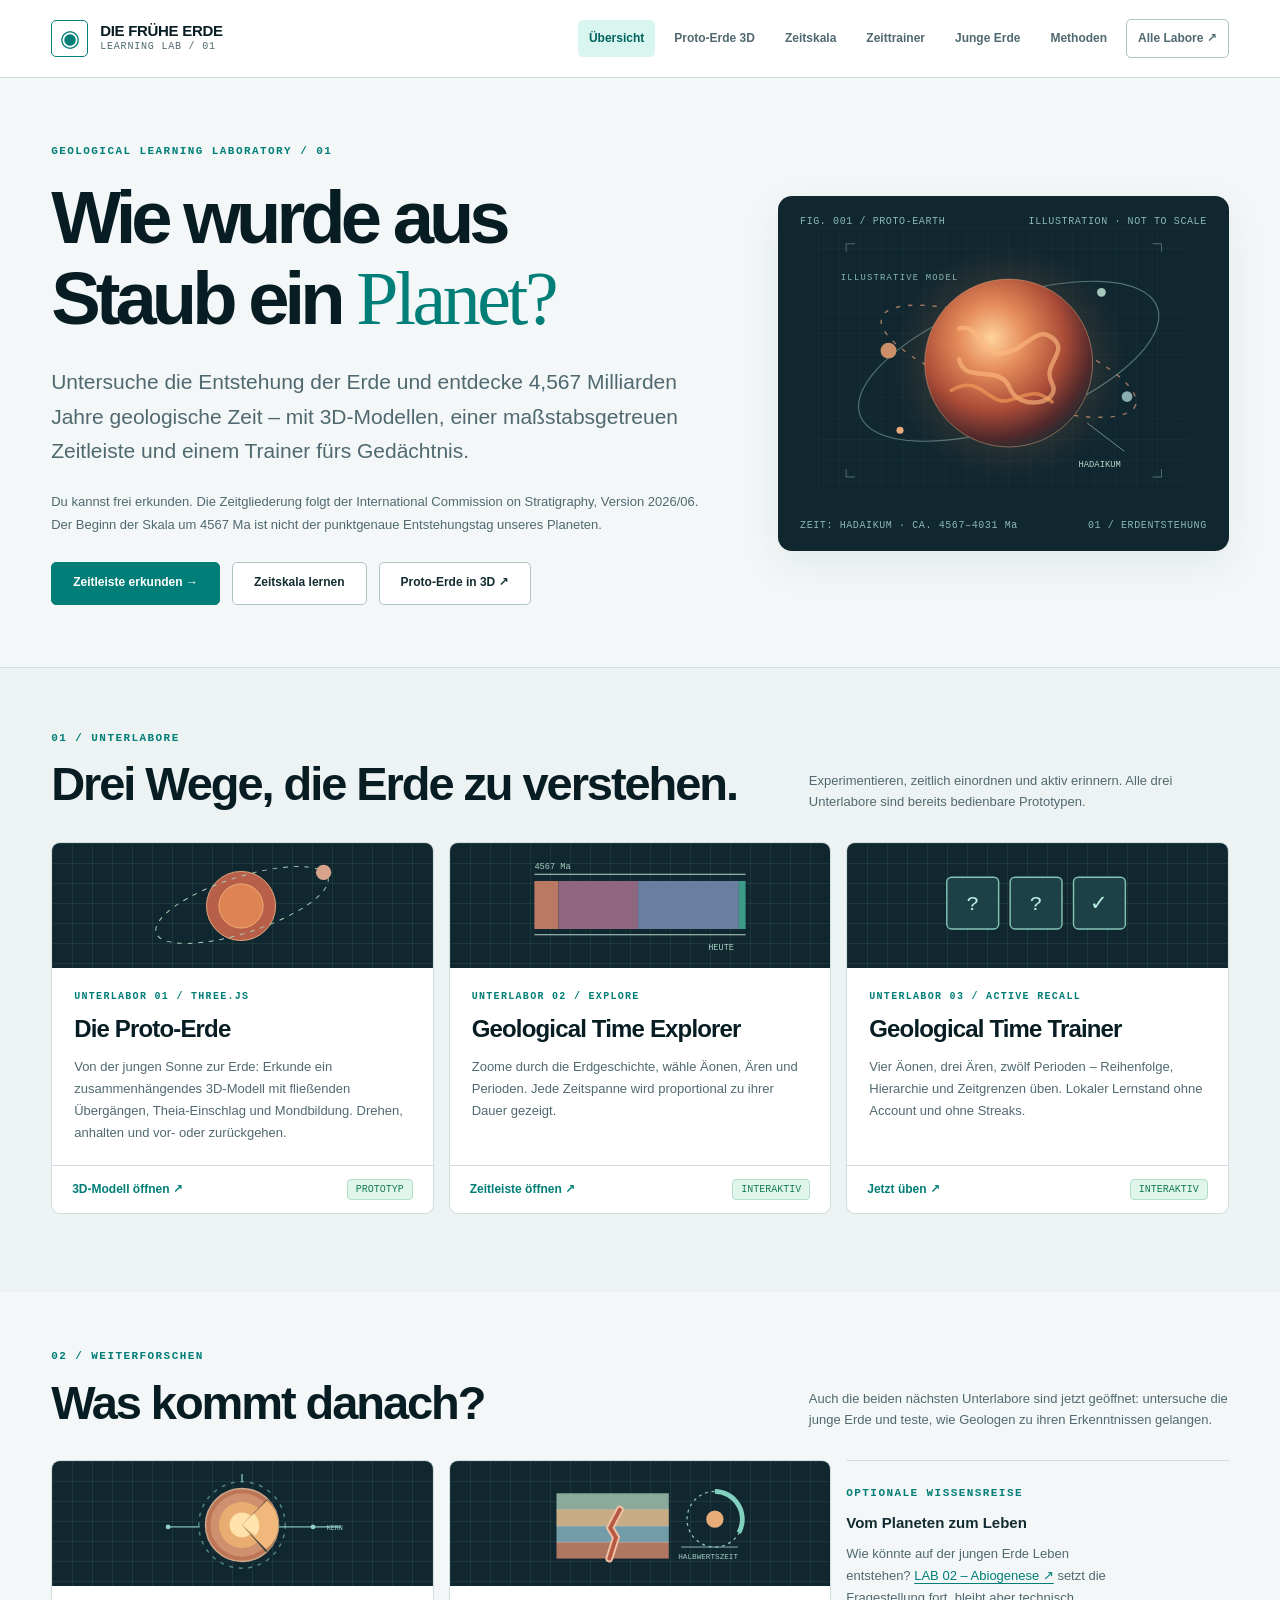
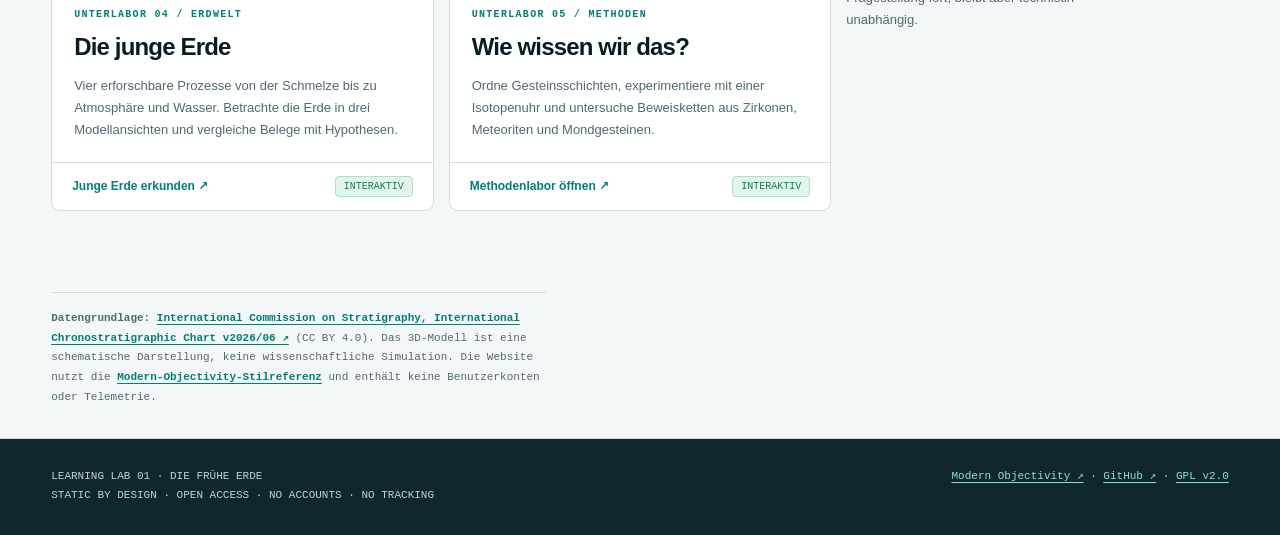
<file: index.html>
<!doctype html>
<html lang="de">
<head>
<meta charset="utf-8"><meta name="viewport" content="width=device-width,initial-scale=1">
<meta name="theme-color" content="#f3f7f7">
<meta name="description" content="Learning Lab 01: Entstehung der Erde, geologische Zeitskala, tägliches Lernen und schematische Three.js-Modelle.">
<title>Die frühe Erde — Learning Lab 01</title>
<link rel="stylesheet" href="modern-objectivity.css">
<link rel="stylesheet" href="earth-lab.css">
</head>
<body class="earth-stage">
<a href="#main" class="earth-skip">Zum Inhalt springen</a>
<header class="earth-header"><div class="earth-wrap earth-header-inner">
<a href="index.html" class="earth-brand"><span class="earth-symbol" aria-hidden="true">◉</span><span class="earth-brand-name">DIE FRÜHE ERDE<small>LEARNING LAB / 01</small></span></a>
<nav class="earth-nav" aria-label="Labor-Navigation"><a href="index.html" aria-current="page">Übersicht</a><a href="01_protoerde.html">Proto-Erde 3D</a><a href="02_zeitmassstab.html">Zeitskala</a><a href="03_zeittrainer.html">Zeittrainer</a><a href="04_junge_erde.html">Junge Erde</a><a href="05_geologische_methoden.html">Methoden</a><a href="https://philippklinz.github.io/learning-labs/" class="earth-home-link">Alle Labore ↗</a></nav>
</div></header>
<main id="main">
<div class="earth-wrap">
<div class="earth-hero">
 <div class="earth-hero-copy">
  <div class="earth-overline">GEOLOGICAL LEARNING LABORATORY / 01</div>
  <h1 class="earth-title">Wie wurde aus<br>Staub ein <em>Planet?</em></h1>
  <p class="earth-lead">Untersuche die Entstehung der Erde und entdecke 4,567 Milliarden Jahre geologische Zeit – mit 3D-Modellen, einer maßstabsgetreuen Zeitleiste und einem Trainer fürs Gedächtnis.</p>
  <p class="earth-note">Du kannst frei erkunden. Die Zeitgliederung folgt der International Commission on Stratigraphy, Version 2026/06. Der Beginn der Skala um 4567 Ma ist nicht der punktgenaue Entstehungstag unseres Planeten.</p>
  <div class="earth-hero-actions"><a class="mo-btn mo-btn-primary mo-btn-lg" href="02_zeitmassstab.html">Zeitleiste erkunden →</a><a class="mo-btn mo-btn-lg" href="03_zeittrainer.html">Zeitskala lernen</a><a class="mo-btn mo-btn-lg" href="01_protoerde.html">Proto-Erde in 3D ↗</a></div>
 </div>
 <div class="earth-figure" role="img" aria-label="Schematische Illustration einer glühenden Proto-Erde, umgeben von Material und Umlaufbahnen">
  <div class="figure-title"><span>FIG. 001 / PROTO-EARTH</span><span>ILLUSTRATION · NOT TO SCALE</span></div>
  <svg viewBox="0 0 420 300" fill="none" aria-hidden="true">
   <defs>
    <radialGradient id="planet-shade" cx="40%" cy="35%" r="70%"><stop offset="0" stop-color="#ffd39e"/><stop offset=".27" stop-color="#e68f5c"/><stop offset=".62" stop-color="#a94b37"/><stop offset=".85" stop-color="#54292b"/><stop offset="1" stop-color="#1e2d32"/></radialGradient>
    <radialGradient id="halo"><stop offset=".2" stop-color="#ed935a" stop-opacity=".3"/><stop offset="1" stop-color="#d16d49" stop-opacity="0"/></radialGradient>
    <pattern id="sheet" width="24" height="24" patternUnits="userSpaceOnUse"><path d="M24 0H0V24" stroke="#98c6b6" stroke-opacity=".08"/></pattern>
   </defs>
   <rect width="420" height="300" fill="url(#sheet)"/>
   <circle cx="216" cy="154" r="133" fill="url(#halo)"/>
   <ellipse cx="216" cy="152" rx="179" ry="71" stroke="#8cb6a8" stroke-width="1.3" opacity=".53" transform="rotate(-20 216 152)"/>
   <ellipse cx="216" cy="152" rx="152" ry="42" stroke="#da9675" stroke-width="1.6" stroke-dasharray="5 9" opacity=".7" transform="rotate(19 216 152)"/>
   <circle cx="216" cy="154" r="95" fill="url(#planet-shade)" stroke="#d6a07b" stroke-opacity=".6"/>
   <path d="M160 115c22-8 23 32 50 28s37-33 56-17-13 29-1 51-37 33-48 5-51-3-57-32" stroke="#ffbb80" stroke-opacity=".62" stroke-width="5" stroke-linecap="round"/>
   <path d="M151 185c34-20 42 19 66 11s32-12 48 2" stroke="#f99e5a" stroke-opacity=".62" stroke-width="4" stroke-linecap="round"/>
   <circle cx="80" cy="140" r="9" fill="#cc8f69"/><circle cx="350" cy="192" r="6" fill="#88aead"/><circle cx="321" cy="74" r="5" fill="#a5c5bd"/><circle cx="93" cy="230" r="4" fill="#ebaa7e"/>
   <path d="M32 28v-9h10M379 19h10v9M32 274v9h10M379 283h10v-9" stroke="#a2c2b7" opacity=".52"/>
   <text x="26" y="60" fill="#88b7ac" font-family="monospace" font-size="10" letter-spacing="1.4">ILLUSTRATIVE MODEL</text>
   <path d="M305 222 347 254" stroke="#92b5aa" stroke-opacity=".8"/><text x="295" y="272" fill="#b7d4cb" font-family="monospace" font-size="10">HADAIKUM</text>
  </svg>
  <div class="figure-foot"><span>ZEIT: HADAIKUM · CA. 4567–4031 Ma</span><span>01 / ERDENTSTEHUNG</span></div>
 </div>
</div>
</div>
<section class="earth-segment-surface"><div class="earth-wrap">
<div class="earth-section-heading"><div><div class="earth-overline">01 / UNTERLABORE</div><h2>Drei Wege, die Erde zu verstehen.</h2></div><p>Experimentieren, zeitlich einordnen und aktiv erinnern. Alle drei Unterlabore sind bereits bedienbare Prototypen.</p></div>
<div class="earth-card-grid">
 <article class="earth-module-card">
 <div class="earth-module-art"><svg viewBox="0 0 250 110" fill="none"><circle cx="124" cy="56" r="36" fill="#b75f48" stroke="#e4aa82"/><circle cx="124" cy="56" r="23" fill="#de8454" stroke="#f2b077"/><ellipse cx="125" cy="55" rx="94" ry="29" transform="rotate(-18 125 55)" stroke="#a9cbb7" stroke-dasharray="5 6"/><circle cx="210" cy="21" r="8" fill="#d7a48b"/></svg></div>
 <div class="earth-module-body"><div class="earth-overline">UNTERLABOR 01 / THREE.JS</div><h3>Die Proto-Erde</h3><p>Von der jungen Sonne zur Erde: Erkunde ein zusammenhängendes 3D-Modell mit fließenden Übergängen, Theia-Einschlag und Mondbildung. Drehen, anhalten und vor- oder zurückgehen.</p></div>
 <div class="earth-module-bottom"><a href="01_protoerde.html">3D-Modell öffnen ↗</a><span class="earth-stage-tag live">PROTOTYP</span></div>
 </article>
 <article class="earth-module-card">
 <div class="earth-module-art"><svg viewBox="0 0 250 110" fill="none"><rect x="15" y="30" width="25" height="50" fill="#b97962"/><rect x="40" y="30" width="83" height="50" fill="#8e667e"/><rect x="123" y="30" width="105" height="50" fill="#687fa0"/><rect x="228" y="30" width="7" height="50" fill="#3e9a88"/><path d="M15 23h220M15 86h220" stroke="#c0ddd1"/><text x="15" y="17" fill="#a5ccc0" font-size="9" font-family="monospace">4567 Ma</text><text x="196" y="102" fill="#a5ccc0" font-size="9" font-family="monospace">HEUTE</text></svg></div>
 <div class="earth-module-body"><div class="earth-overline">UNTERLABOR 02 / EXPLORE</div><h3>Geological Time Explorer</h3><p>Zoome durch die Erdgeschichte, wähle Äonen, Ären und Perioden. Jede Zeitspanne wird proportional zu ihrer Dauer gezeigt.</p></div>
 <div class="earth-module-bottom"><a href="02_zeitmassstab.html">Zeitleiste öffnen ↗</a><span class="earth-stage-tag live">INTERAKTIV</span></div>
 </article>
 <article class="earth-module-card">
 <div class="earth-module-art"><svg viewBox="0 0 250 110"><g stroke="#83c3b5" stroke-width="1.5" fill="#1d4146"><rect x="30" y="26" width="54" height="54" rx="5"/><rect x="96" y="26" width="54" height="54" rx="5"/><rect x="162" y="26" width="54" height="54" rx="5"/></g><text x="57" y="60" text-anchor="middle" fill="#bcf2e4" font-size="22" font-family="monospace">?</text><text x="123" y="60" text-anchor="middle" fill="#bcf2e4" font-size="22" font-family="monospace">?</text><text x="189" y="60" text-anchor="middle" fill="#bcf2e4" font-size="22" font-family="monospace">✓</text></svg></div>
 <div class="earth-module-body"><div class="earth-overline">UNTERLABOR 03 / ACTIVE RECALL</div><h3>Geological Time Trainer</h3><p>Vier Äonen, drei Ären, zwölf Perioden – Reihenfolge, Hierarchie und Zeitgrenzen üben. Lokaler Lernstand ohne Account und ohne Streaks.</p></div>
 <div class="earth-module-bottom"><a href="03_zeittrainer.html">Jetzt üben ↗</a><span class="earth-stage-tag live">INTERAKTIV</span></div>
 </article>
</div>
</div></section>
<section class="earth-wrap earth-mini"><div class="earth-section-heading"><div><div class="earth-overline">02 / WEITERFORSCHEN</div><h2>Was kommt danach?</h2></div><p>Auch die beiden nächsten Unterlabore sind jetzt geöffnet: untersuche die junge Erde und teste, wie Geologen zu ihren Erkenntnissen gelangen.</p></div>
<div class="earth-card-grid">
  <article class="earth-module-card">
    <div class="earth-module-art">
      <svg viewBox="0 0 250 110" fill="none" aria-hidden="true">
        <defs><clipPath id="young-earth-clip"><circle cx="125" cy="56" r="38"/></clipPath></defs>
        <circle cx="125" cy="56" r="45" stroke="#6bb2af" stroke-width="1.5" stroke-dasharray="4 6" opacity=".7"/>
        <circle cx="125" cy="56" r="38" fill="#bd7655" stroke="#cfa98c" stroke-width="1.5"/>
        <g clip-path="url(#young-earth-clip)">
          <circle cx="125" cy="56" r="33" fill="#cf9070"/>
          <circle cx="125" cy="56" r="24" fill="#e9ad71"/>
          <circle cx="125" cy="56" r="13" fill="#ffe1ab"/>
          <path d="M125 56L164 16V100Z" fill="#14333b" opacity=".87"/>
          <path d="M125 56L160 21A38 38 0 0 1 160 92Z" fill="#d28c61" opacity=".85"/>
          <path d="M125 56L151 31A31 31 0 0 1 150 81Z" fill="#f0b87a"/>
          <path d="M125 56L137 44A16 16 0 0 1 139 67Z" fill="#ffe4b0"/>
        </g>
        <path d="M81 58H49M163 58h35M125 11V3" stroke="#80c1b9" stroke-width="1.4"/>
        <circle cx="48" cy="58" r="2.5" fill="#8ed3c6"/><circle cx="199" cy="58" r="2.5" fill="#8ed3c6"/>
        <path d="M201 58h27" stroke="#80c1b9" stroke-width="1.4"/>
        <text x="230" y="61" fill="#9fcfc4" font-family="monospace" font-size="7" text-anchor="end">KERN</text>
      </svg>
    </div>
    <div class="earth-module-body">
      <div class="earth-overline">UNTERLABOR 04 / ERDWELT</div>
      <h3>Die junge Erde</h3>
      <p>Vier erforschbare Prozesse von der Schmelze bis zu Atmosphäre und Wasser. Betrachte die Erde in drei Modellansichten und vergleiche Belege mit Hypothesen.</p>
    </div>
    <div class="earth-module-bottom"><a href="04_junge_erde.html">Junge Erde erkunden ↗</a><span class="earth-stage-tag live">INTERAKTIV</span></div>
  </article>
  <article class="earth-module-card">
    <div class="earth-module-art">
      <svg viewBox="0 0 250 110" fill="none" aria-hidden="true">
        <rect x="38" y="23" width="117" height="17" fill="#8aaa9c"/>
        <rect x="38" y="40" width="117" height="17" fill="#c8ad84"/>
        <rect x="38" y="57" width="117" height="17" fill="#729ca8"/>
        <rect x="38" y="74" width="117" height="17" fill="#af7661"/>
        <path d="M38 40H155M38 57H155M38 74H155" stroke="#e6d7be" stroke-width="1" opacity=".55"/>
        <path d="M93 91L100 69L94 59L104 40" stroke="#f2c2a5" stroke-width="8" stroke-linecap="round"/>
        <path d="M93 91L100 69L94 59L104 40" stroke="#b65942" stroke-width="4" stroke-linecap="round"/>
        <circle cx="203" cy="50" r="29" stroke="#94c7bb" stroke-width="1.3" stroke-dasharray="3 4"/>
        <path d="M203 21A29 29 0 0 1 228 64" stroke="#82d1be" stroke-width="5"/>
        <circle cx="203" cy="50" r="9" fill="#e6ac79"/>
        <path d="M168 79H227" stroke="#8dbbb1" stroke-width="1"/>
        <text x="196" y="91" fill="#a1ccc0" font-family="monospace" font-size="8" text-anchor="middle">HALBWERTSZEIT</text>
      </svg>
    </div>
    <div class="earth-module-body">
      <div class="earth-overline">UNTERLABOR 05 / METHODEN</div>
      <h3>Wie wissen wir das?</h3>
      <p>Ordne Gesteinsschichten, experimentiere mit einer Isotopenuhr und untersuche Beweisketten aus Zirkonen, Meteoriten und Mondgesteinen.</p>
    </div>
    <div class="earth-module-bottom"><a href="05_geologische_methoden.html">Methodenlabor öffnen ↗</a><span class="earth-stage-tag live">INTERAKTIV</span></div>
  </article>
  <div class="earth-mini-item"><span class="earth-overline">OPTIONALE WISSENSREISE</span><strong>Vom Planeten zum Leben</strong><p>Wie könnte auf der jungen Erde Leben entstehen? <a href="https://philippklinz.github.io/lab-abiogenesis/">LAB 02 – Abiogenese ↗</a> setzt die Fragestellung fort, bleibt aber technisch unabhängig.</p></div>
</div></section>
<div class="earth-wrap"><p class="earth-source"><strong>Datengrundlage:</strong> <a href="https://stratigraphy.org/chart/">International Commission on Stratigraphy, International Chronostratigraphic Chart v2026/06 ↗</a> (CC BY 4.0). Das 3D-Modell ist eine schematische Darstellung, keine wissenschaftliche Simulation. Die Website nutzt die <a href="https://philippklinz.github.io/modern-objectivity-style/">Modern-Objectivity-Stilreferenz</a> und enthält keine Benutzerkonten oder Telemetrie.</p></div>
</main>
<footer class="earth-footer"><div class="earth-wrap earth-footer-inner"><span>LEARNING LAB 01 · DIE FRÜHE ERDE<br>STATIC BY DESIGN · OPEN ACCESS · NO ACCOUNTS · NO TRACKING</span><span><a href="https://philippklinz.github.io/modern-objectivity-style/">Modern Objectivity ↗</a> · <a href="https://github.com/philippklinz/lab-early-earth">GitHub ↗</a> · <a href="LICENSE">GPL v2.0</a></span></div></footer>
</body></html>
</file>
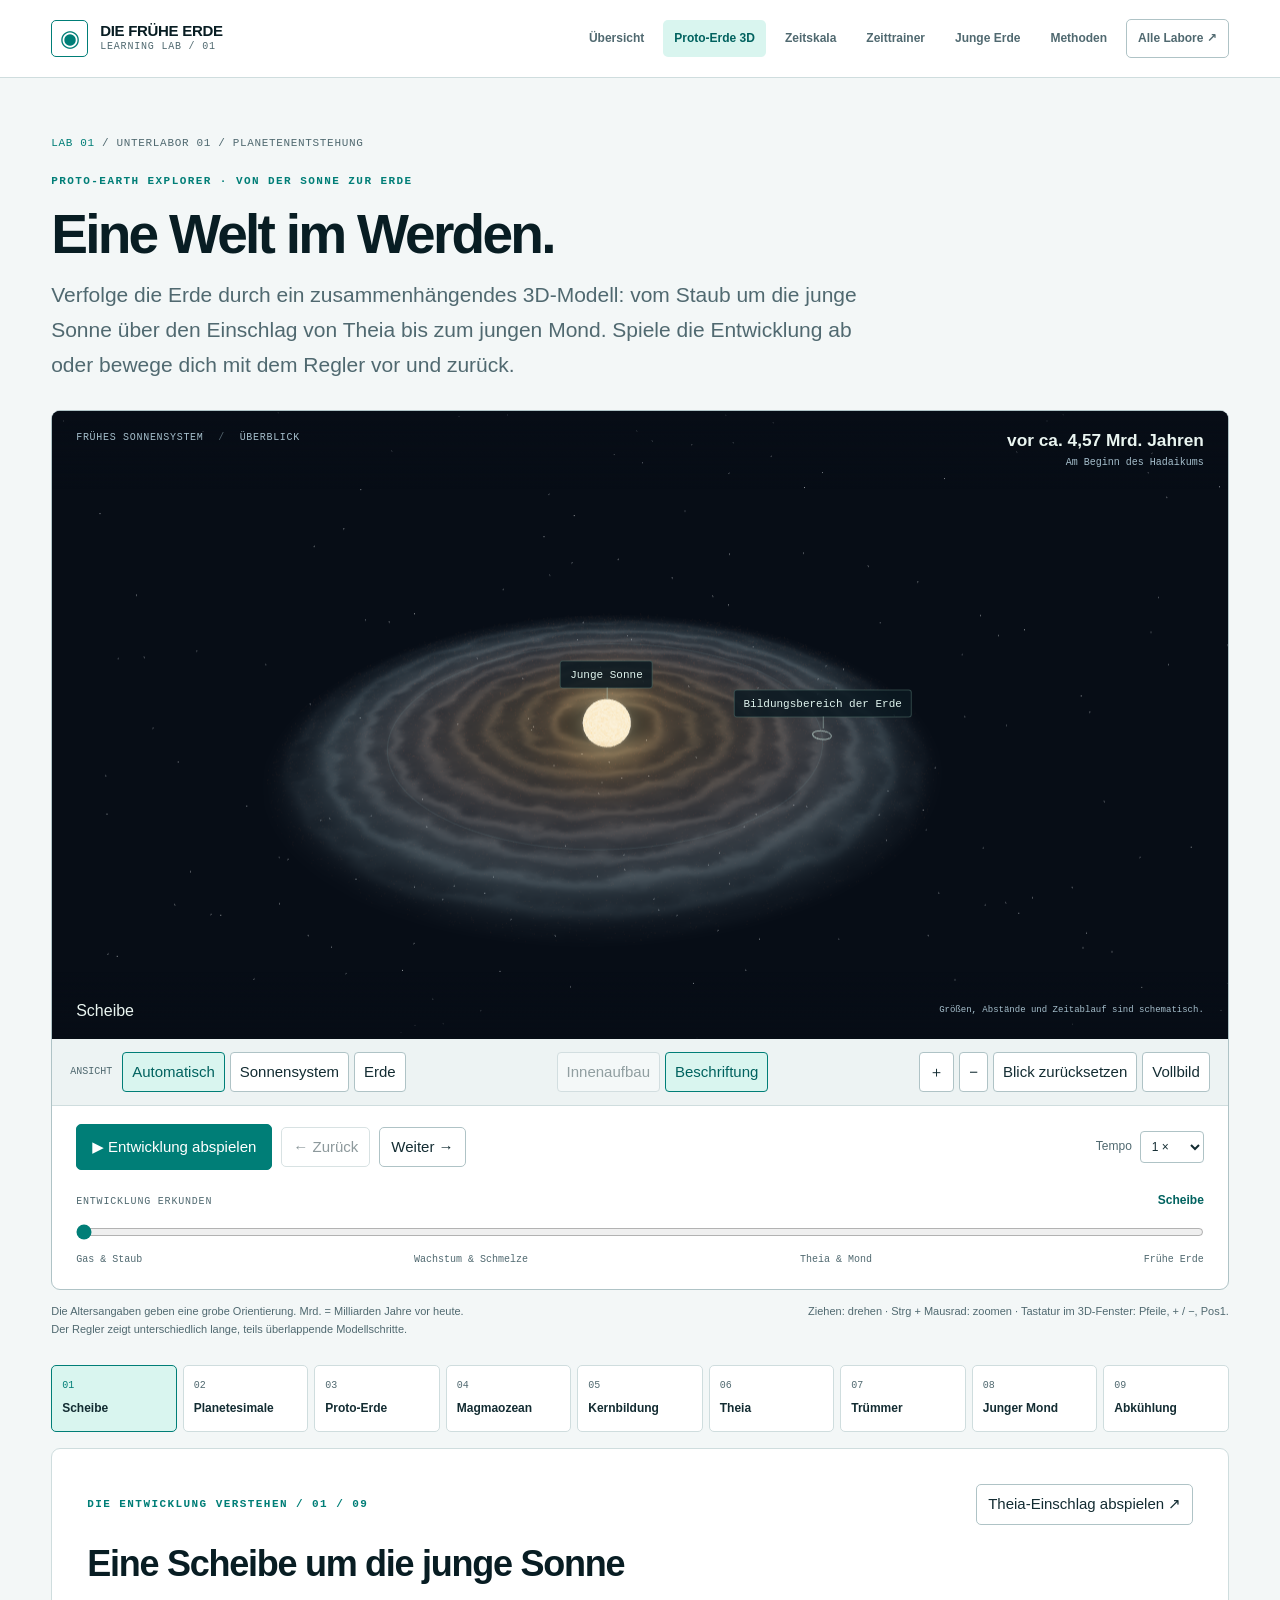
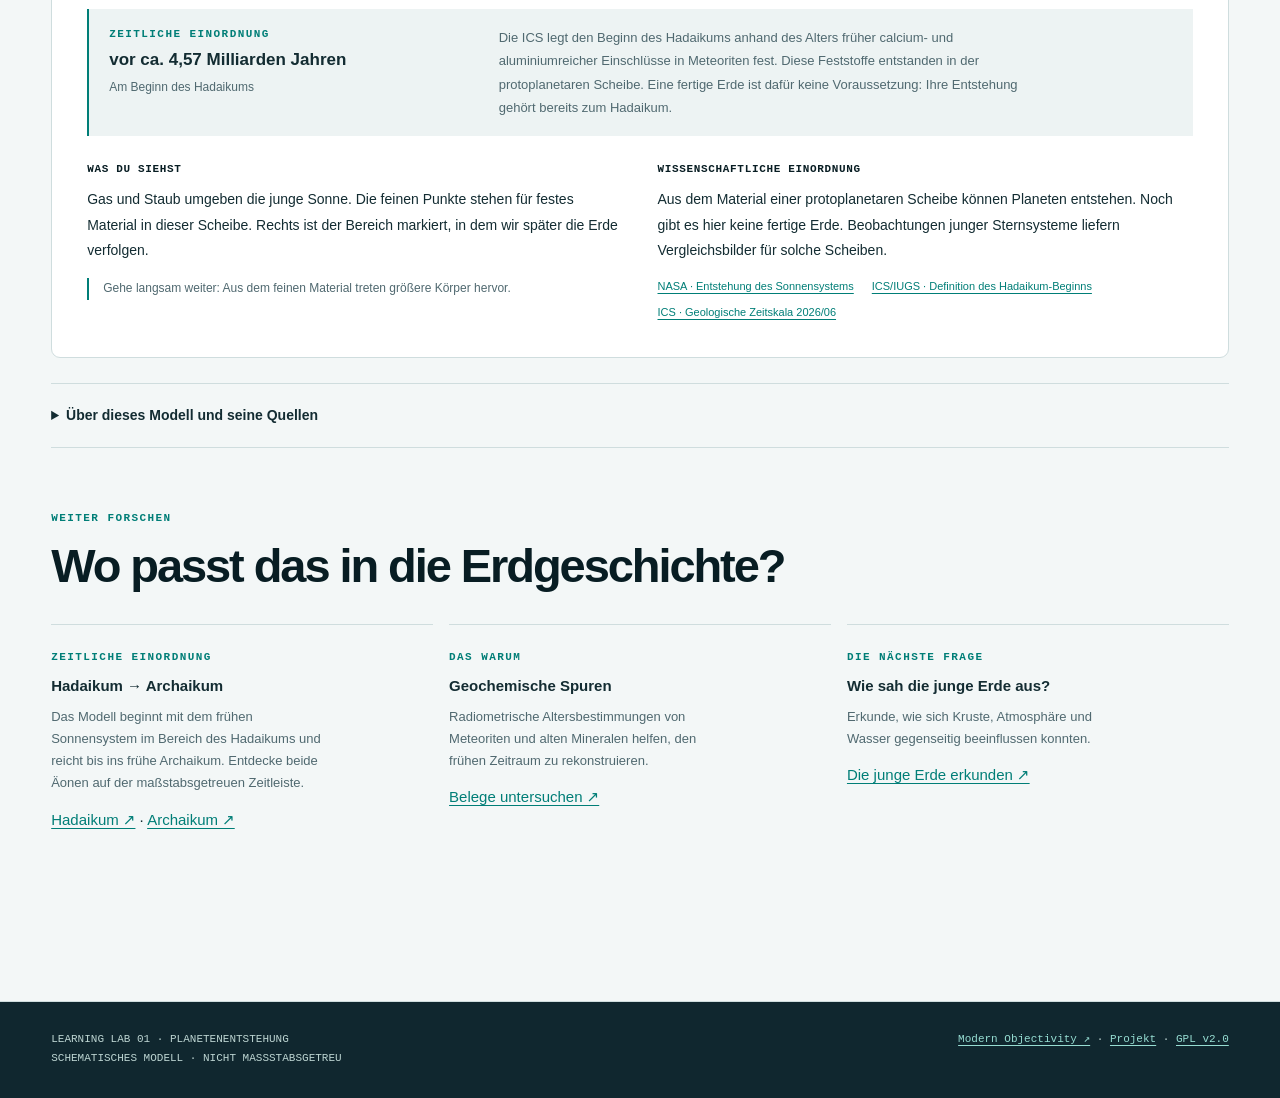
<file: 01_protoerde.html>
<!doctype html>
<html lang="de">
<head>
<meta charset="utf-8"><meta name="viewport" content="width=device-width, initial-scale=1">
<meta name="theme-color" content="#f3f7f7">
<meta name="description" content="Erkunde die Entstehung der Erde als zusammenhängendes 3D-Modell: von der jungen Sonne über den Theia-Einschlag bis zur Mondbildung und frühen Kruste.">
<title>Proto-Erde in 3D — Die frühe Erde</title>
<link rel="stylesheet" href="modern-objectivity.css">
<link rel="stylesheet" href="earth-lab.css">
<link rel="stylesheet" href="proto-earth.css?v=20261124-time">
<script defer src="time-data.js"></script>
<script defer src="proto-model.js?v=20261124-origin"></script>
<script defer src="proto-controls.js?v=20261124-time"></script>
<script type="module" src="proto-earth.js"></script>
</head>
<body class="earth-stage">
<a href="#main" class="earth-skip">Zum Inhalt springen</a>
<header class="earth-header"><div class="earth-wrap earth-header-inner">
<a href="index.html" class="earth-brand"><span class="earth-symbol" aria-hidden="true">◉</span><span class="earth-brand-name">DIE FRÜHE ERDE<small>LEARNING LAB / 01</small></span></a>
<nav class="earth-nav" aria-label="Labor-Navigation"><a href="index.html">Übersicht</a><a href="01_protoerde.html" aria-current="page">Proto-Erde 3D</a><a href="02_zeitmassstab.html">Zeitskala</a><a href="03_zeittrainer.html">Zeittrainer</a><a href="04_junge_erde.html">Junge Erde</a><a href="05_geologische_methoden.html">Methoden</a><a href="https://philippklinz.github.io/learning-labs/" class="earth-home-link">Alle Labore ↗</a></nav>
</div></header>
<main id="main" class="earth-wrap earth-page">
<div class="earth-crumb"><a href="index.html">LAB 01</a> / UNTERLABOR 01 / PLANETENENTSTEHUNG</div>
<div class="earth-overline" style="margin-top:24px">PROTO-EARTH EXPLORER · VON DER SONNE ZUR ERDE</div>
<h1>Eine Welt im Werden.</h1>
<p class="earth-lead">Verfolge die Erde durch ein zusammenhängendes 3D-Modell: vom Staub um die junge Sonne über den Einschlag von Theia bis zum jungen Mond. Spiele die Entwicklung ab oder bewege dich mit dem Regler vor und zurück.</p>

<section class="proto-exhibit" id="proto-exhibit" aria-label="Interaktives Modell der Erdentstehung">
 <div class="proto-viewport" id="proto-viewport">
  <div class="proto-stage-head"><span class="proto-scene-heading">FRÜHES SONNENSYSTEM <span class="proto-head-divider">/</span> <span id="proto-view-label">ÜBERBLICK</span></span><div class="proto-stage-time" aria-label="Ungefähre zeitliche Einordnung"><strong id="stage-age">vor ca. 4,57 Mrd. Jahren</strong><span id="stage-eon">Am Beginn des Hadaikums</span></div></div>
  <div id="proto-labels" class="proto-labels" aria-hidden="true">
   <span class="proto-object-label" id="label-sun">Junge Sonne</span>
   <span class="proto-object-label" id="label-earth">Bildungsbereich der Erde</span>
   <span class="proto-object-label proto-label-impact" id="label-theia">Theia</span>
   <span class="proto-object-label" id="label-moon">Junger Mond</span>
   <span class="proto-object-label" id="label-core">Metallischer Kern</span>
   <span class="proto-object-label" id="label-mantle">Silikatischer Mantel</span>
   <span class="proto-object-label" id="label-debris">Ausgeworfenes Material</span>
  </div>
  <div class="proto-fallback" id="proto-fallback"><span class="proto-orb" aria-hidden="true"></span><p id="proto-load-status">Die 3D-Ansicht wird vorbereitet. Die Erläuterungen zu den Entwicklungsstationen findest du unter dem Modell.</p><noscript><p>Die interaktive Ansicht benötigt JavaScript. Den Überblick über die Entwicklung findest du weiter unten.</p><style>#proto-load-status,.proto-viewbar,.proto-transport,.proto-chapters,#play-impact{display:none}</style></noscript></div>
  <div class="proto-stage-foot"><strong id="stage-caption">Scheibe</strong><span>Größen, Abstände und Zeitablauf sind schematisch.</span></div>
 </div>
 <div class="proto-viewbar">
  <div class="proto-toolgroup" role="group" aria-label="Kameraperspektive"><span class="proto-tool-label">ANSICHT</span><button type="button" data-proto-view="auto" aria-pressed="true">Automatisch</button><button type="button" data-proto-view="system" aria-pressed="false">Sonnensystem</button><button type="button" data-proto-view="earth" aria-pressed="false">Erde</button></div>
  <div class="proto-toolgroup" role="group" aria-label="Darstellung"><button type="button" id="cutaway-toggle" aria-pressed="false" disabled>Innenaufbau</button><button type="button" id="label-toggle" aria-pressed="true">Beschriftung</button></div>
  <div class="proto-toolgroup" role="group" aria-label="Kamera bedienen"><button type="button" data-proto-camera="in" aria-label="Ansicht vergrößern">＋</button><button type="button" data-proto-camera="out" aria-label="Ansicht verkleinern">−</button><button type="button" data-proto-camera="reset">Blick zurücksetzen</button><button type="button" id="proto-fullscreen">Vollbild</button></div>
 </div>
 <div class="proto-transport">
  <div class="proto-play-row">
   <div class="proto-play-buttons"><button type="button" class="mo-btn mo-btn-primary" id="play-evolution" aria-pressed="false">▶ Entwicklung abspielen</button><button type="button" class="mo-btn mo-btn-sm" id="prev-phase" disabled>← Zurück</button><button type="button" class="mo-btn mo-btn-sm" id="next-phase">Weiter →</button></div>
   <label class="proto-speed">Tempo <select id="proto-speed"><option value="0.5">0,5 ×</option><option value="1" selected>1 ×</option><option value="2">2 ×</option></select></label>
  </div>
  <div class="proto-range-heading"><label for="proto-progress">ENTWICKLUNG ERKUNDEN</label><output id="proto-progress-label" for="proto-progress">Scheibe</output></div>
  <input type="range" id="proto-progress" min="0" max="1000" step="1" value="0" aria-describedby="proto-time-note">
  <div class="proto-range-captions"><span>Gas &amp; Staub</span><span>Wachstum &amp; Schmelze</span><span>Theia &amp; Mond</span><span>Frühe Erde</span></div>
 </div>
</section>
<div class="proto-help"><p id="proto-time-note">Die Altersangaben geben eine grobe Orientierung. Mrd. = Milliarden Jahre vor heute. Der Regler zeigt unterschiedlich lange, teils überlappende Modellschritte.</p><p id="proto-camera-help">Ziehen: drehen · Strg + Mausrad: zoomen · Tastatur im 3D-Fenster: Pfeile, + / −, Pos1.</p></div>
<p id="proto-status" class="proto-status" role="status"></p>

<nav class="proto-chapters" aria-label="Entwicklungsstationen">
 <button type="button" data-phase="0" aria-pressed="true"><span>01</span><strong>Scheibe</strong></button>
 <button type="button" data-phase="1" aria-pressed="false"><span>02</span><strong>Planetesimale</strong></button>
 <button type="button" data-phase="2" aria-pressed="false"><span>03</span><strong>Proto-Erde</strong></button>
 <button type="button" data-phase="3" aria-pressed="false"><span>04</span><strong>Magmaozean</strong></button>
 <button type="button" data-phase="4" aria-pressed="false"><span>05</span><strong>Kernbildung</strong></button>
 <button type="button" data-phase="5" aria-pressed="false"><span>06</span><strong>Theia</strong></button>
 <button type="button" data-phase="6" aria-pressed="false"><span>07</span><strong>Trümmer</strong></button>
 <button type="button" data-phase="7" aria-pressed="false"><span>08</span><strong>Junger Mond</strong></button>
 <button type="button" data-phase="8" aria-pressed="false"><span>09</span><strong>Abkühlung</strong></button>
</nav>

<section class="proto-inspector earth-datapanel" aria-labelledby="phase-name">
 <div class="proto-inspector-header"><span class="earth-overline">DIE ENTWICKLUNG VERSTEHEN / <span id="phase-number">01 / 09</span></span><button type="button" id="play-impact" class="mo-btn mo-btn-sm">Theia-Einschlag abspielen ↗</button></div>
 <h2 id="phase-name">Eine Scheibe um die junge Sonne</h2>
 <div class="proto-time-context"><div><span class="earth-overline">ZEITLICHE EINORDNUNG</span><strong id="phase-age">vor ca. 4,57 Milliarden Jahren</strong><span id="phase-eon">Am Beginn des Hadaikums</span></div><p id="phase-time-note">Die ICS legt den Beginn des Hadaikums anhand des Alters früher calcium- und aluminiumreicher Einschlüsse in Meteoriten fest. Diese Feststoffe entstanden in der protoplanetaren Scheibe. Eine fertige Erde ist dafür keine Voraussetzung: Ihre Entstehung gehört bereits zum Hadaikum.</p></div>
 <div class="proto-explanation-grid">
  <div><h3>Was du siehst</h3><p id="phase-description">Gas und Staub umgeben die junge Sonne. Die feinen Punkte stehen für festes Material in dieser Scheibe. Rechts ist der Bereich markiert, in dem wir später die Erde verfolgen.</p><p id="phase-hint" class="proto-hint">Gehe langsam weiter: Aus dem feinen Material treten größere Körper hervor.</p></div>
  <div><h3>Wissenschaftliche Einordnung</h3><p id="phase-evidence">Aus dem Material einer protoplanetaren Scheibe können Planeten entstehen. Noch gibt es hier keine fertige Erde. Beobachtungen junger Sternsysteme liefern Vergleichsbilder für solche Scheiben.</p><div class="proto-source-links" id="phase-sources"><a href="https://science.nasa.gov/solar-system/solar-system-facts/">NASA · Entstehung des Sonnensystems</a><a href="https://doi.org/10.18814/epiiugs/2024/024002">ICS/IUGS · Definition des Hadaikum-Beginns</a><a href="https://stratigraphy.org/chart/">ICS · Geologische Zeitskala 2026/06</a></div></div>
 </div>
</section>

<noscript><section class="earth-datapanel proto-noscript"><h2>Die Entwicklung im Überblick</h2><p>Für die interaktive 3D-Ansicht und den Entwicklungsregler wird JavaScript benötigt. Alle Zeitangaben sind grob gerundet und beziehen sich auf Jahre vor heute.</p><ol><li><strong>Vor ca. 4,57 Milliarden Jahren:</strong> Gas und Staub umgeben die junge Sonne.</li><li><strong>Vor ca. 4,57–4,56 Milliarden Jahren:</strong> Planetesimale und größere Protoplaneten wachsen.</li><li><strong>Vor rund 4,5 Milliarden Jahren:</strong> Die Proto-Erde gewinnt Material und wird heißer.</li><li><strong>Vor rund 4,5 Milliarden Jahren:</strong> Große Schmelzbereiche können entstehen.</li><li><strong>Vor rund 4,5 Milliarden Jahren:</strong> Metall sammelt sich im Kern; silikatisches Material bildet den Mantel. Wachstum, Aufschmelzen und Kernbildung überlappen sich.</li><li><strong>Vor rund 4,5 Milliarden Jahren:</strong> In der Giant-Impact-Hypothese kollidiert ein Protoplanet namens Theia mit der Erde. Die genaue Datierung ist unsicher.</li><li><strong>Im Anschluss an diesen Einschlag:</strong> Ausgeworfenes Material verteilt sich um die Erde.</li><li><strong>Im selben frühen Ereigniskomplex:</strong> Ein junger Mond entsteht; die Einzelheiten sind Gegenstand der Forschung.</li><li><strong>Vor ca. 4,4–4,0 Milliarden Jahren:</strong> Die letzte Station fasst Abkühlung, Kruste, Atmosphäre und frühes Wasser bis ins frühe Archaikum zusammen. Hinweise auf Kruste und Wasser reichen bereits ins Hadaikum zurück.</li></ol></section></noscript>

<details class="proto-model-note"><summary>Über dieses Modell und seine Quellen</summary><div>
 <p><strong>Wo die Erzählung beginnt:</strong> Die erste Szene zeigt eine bereits vorhandene Scheibe um die junge Sonne. Der frühere Kollaps ihrer Vorläuferwolke wird hier nicht dargestellt. Die formale Untergrenze des Hadaikums bezieht sich auf frühe Feststoffe dieser Scheibe; die Bildung der Erde fällt in dieses Äon. Die <a href="https://doi.org/10.18814/epiiugs/2024/024002">Begründung der 2022 ratifizierten Grenze (Halla et al., 2024)</a> erläutert diese Definition.</p>
 <p>Du siehst eine zusammenhängende, gestaltete 3D-Erzählung. Sie berechnet keine Gravitation, Strömung oder thermische Entwicklung. Sonne, Erde, Theia, Material und Mond behalten ihre Identität; ihre Darstellung verändert sich kontinuierlich mit dem Regler. Auch die rückwärts laufende Entwicklung ist eine Betrachtungsfunktion, kein physikalischer Vorgang.</p>
 <p>Die Körpergrößen und Entfernungen sind für die Sichtbarkeit stark verändert. Der Kameraflug verbindet den Überblick mit der Nahansicht. Die Zahl der Teilchen steht nicht für reale Mengen oder Massen. Der Erdquerschnitt, die glühenden Oberflächen und die Wolken sind schematisch. Die Reihenfolge hebt Prozesse hervor, die sich in Wirklichkeit überschneiden; insbesondere finden Wachstum, Kernbildung und Aufschmelzen nicht sauber nacheinander statt.</p>
 <p>Beim Theia-Einschlag zeigen wir einen möglichen didaktischen Ablauf: Annäherung, Kollision, Auswurf, Trümmerscheibe und wachsender Mond. Einschlagswinkel, Materialverteilung, Bildungsdauer und genaue Datierung sind damit nicht festgelegt. Der junge Mond trägt keine nachgezeichneten heutigen Krater oder Mare.</p>
 <p>Die Zeitangaben gehören zu den jeweiligen Entwicklungsstationen. Sie sind gerundete Orientierungswerte, keine fortlaufende Uhr. Mehrere Schritte tragen bewusst dasselbe ungefähre Alter: Ein Einschlag, die anschließende Materialverteilung und die Mondbildung dürfen auf dieser Darstellung nicht mit gleich langen geologischen Zeitabschnitten verwechselt werden. Der letzte Abschnitt reicht von Hinweisen auf frühes Wasser um 4,4 Milliarden Jahre bis zu einem gewählten Endpunkt um 4,0 Milliarden Jahre im frühen Archaikum.</p>
 <ul><li><a href="https://science.nasa.gov/solar-system/solar-system-facts/">NASA: Solar System Facts</a> – Akkretion und frühes Sonnensystem.</li><li><a href="https://science.nasa.gov/universe/stars/planetary-system/">NASA: Planetary Systems</a> – Planetesimale und Planetenembryonen in den ersten Millionen Jahren.</li><li><a href="https://science.nasa.gov/moon/formation/">NASA: Moon Formation</a> – Giant-Impact-Modelle und geologische Belege.</li><li><a href="https://science.nasa.gov/earth/facts/">NASA: Earth Facts</a> – Aufbau der Erde.</li><li><a href="https://science.nasa.gov/earth/earth-observatory/ancient-crystals-suggest-earlier-ocean/">NASA Earth Observatory: Ancient Crystals Suggest Earlier Ocean</a> – Zirkone und Hinweise auf frühes Wasser.</li><li><a href="https://stratigraphy.org/chart/">ICS: International Chronostratigraphic Chart 2026/06</a> – geologische Zeiteinteilung.</li></ul>
 <p class="proto-small">Alle Darstellungen sind für dieses Labor erstellt. Die 3D-Bibliothek ist lokal enthalten; die Ansicht lädt keine externen Texturen oder Skripte. <a href="THIRD_PARTY_NOTICES.md">Quellen und Lizenzen</a>.</p>
</div></details>

<section class="earth-mini"><div class="earth-section-heading"><div><span class="earth-overline">WEITER FORSCHEN</span><h2>Wo passt das in die Erdgeschichte?</h2></div></div>
<div class="earth-mini-grid"><div class="earth-mini-item"><span class="earth-overline">ZEITLICHE EINORDNUNG</span><strong>Hadaikum → Archaikum</strong><p>Das Modell beginnt mit dem frühen Sonnensystem im Bereich des Hadaikums und reicht bis ins frühe Archaikum. Entdecke beide Äonen auf der maßstabsgetreuen Zeitleiste.</p><a href="02_zeitmassstab.html#unit=had">Hadaikum ↗</a> · <a href="02_zeitmassstab.html#unit=arc">Archaikum ↗</a></div>
<div class="earth-mini-item"><span class="earth-overline">DAS WARUM</span><strong>Geochemische Spuren</strong><p>Radiometrische Altersbestimmungen von Meteoriten und alten Mineralen helfen, den frühen Zeitraum zu rekonstruieren.</p><a href="05_geologische_methoden.html">Belege untersuchen ↗</a></div>
<div class="earth-mini-item"><span class="earth-overline">DIE NÄCHSTE FRAGE</span><strong>Wie sah die junge Erde aus?</strong><p>Erkunde, wie sich Kruste, Atmosphäre und Wasser gegenseitig beeinflussen konnten.</p><a href="04_junge_erde.html">Die junge Erde erkunden ↗</a></div></div></section>
</main>
<footer class="earth-footer"><div class="earth-wrap earth-footer-inner"><span>LEARNING LAB 01 · PLANETENENTSTEHUNG<br>SCHEMATISCHES MODELL · NICHT MASSSTABSGETREU</span><span><a href="https://philippklinz.github.io/modern-objectivity-style/">Modern Objectivity ↗</a> · <a href="README.md">Projekt</a> · <a href="LICENSE">GPL v2.0</a></span></div></footer>
</body></html>
</file>
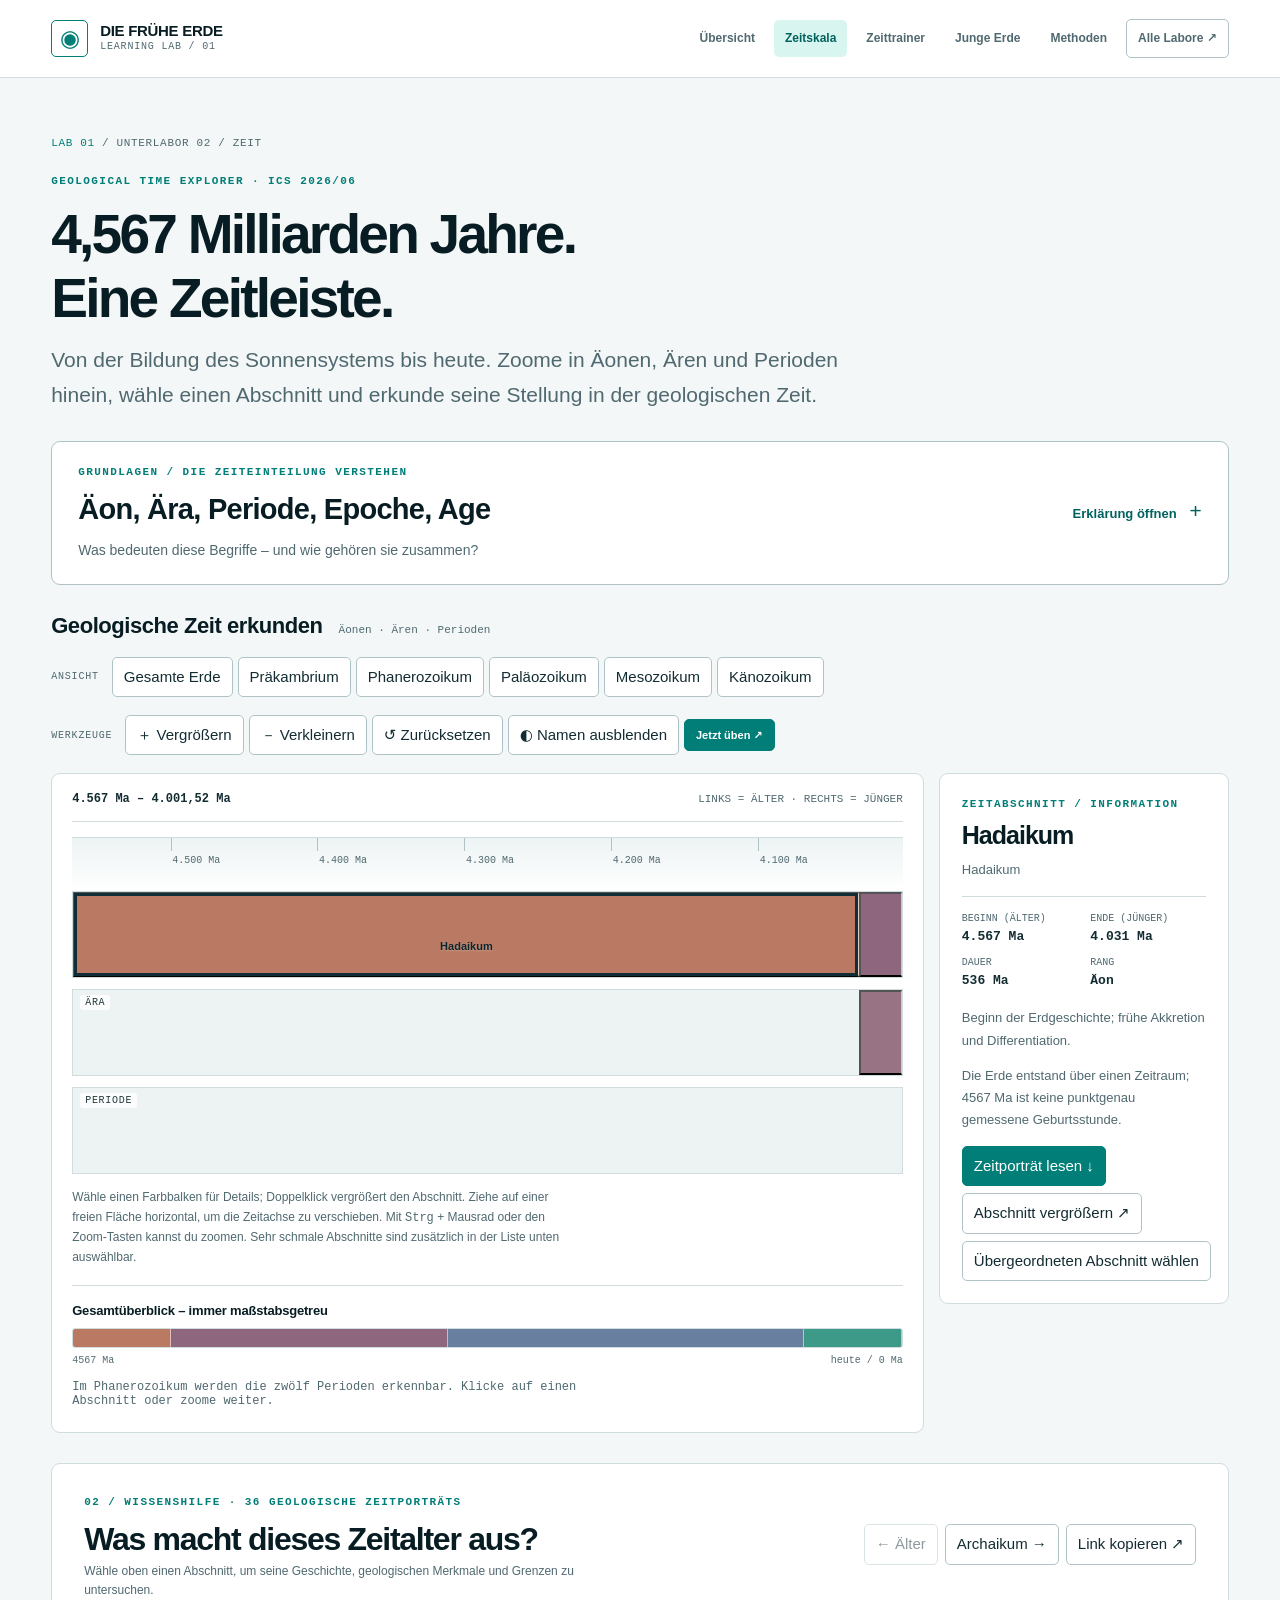
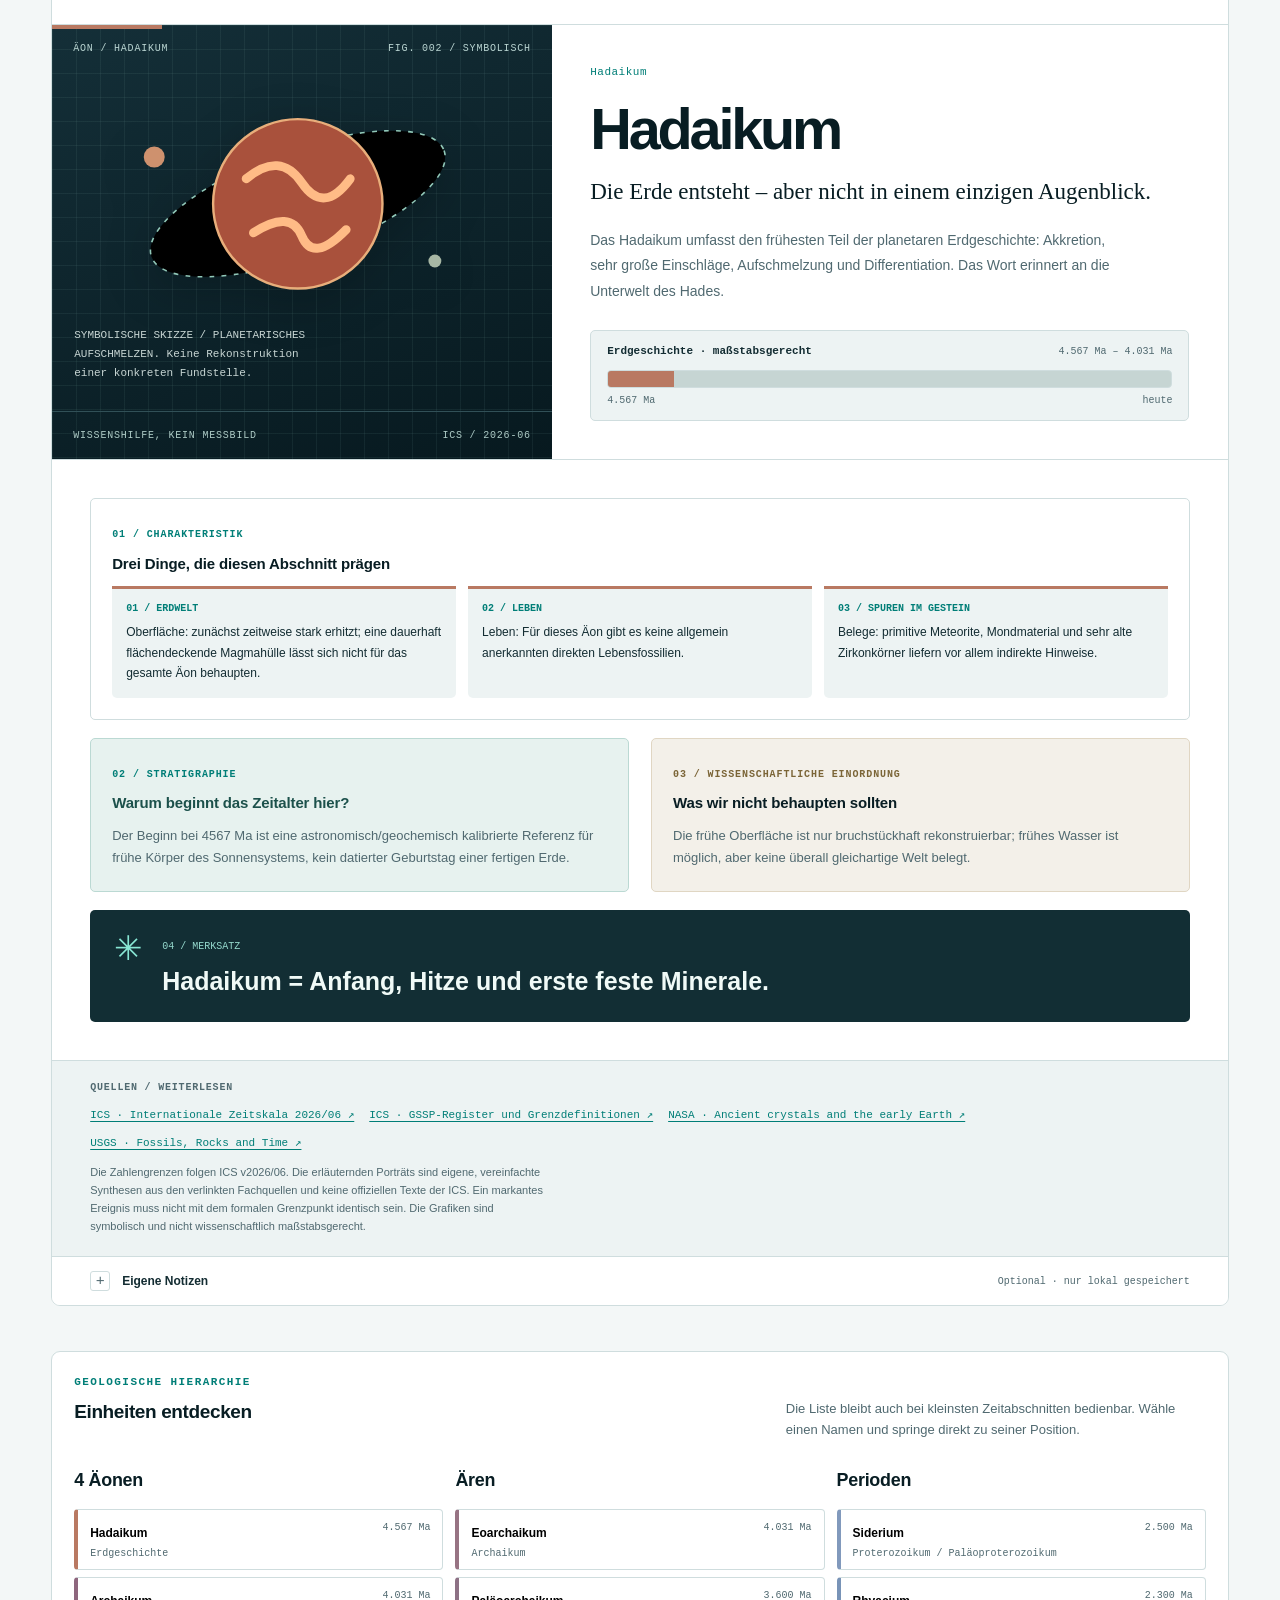
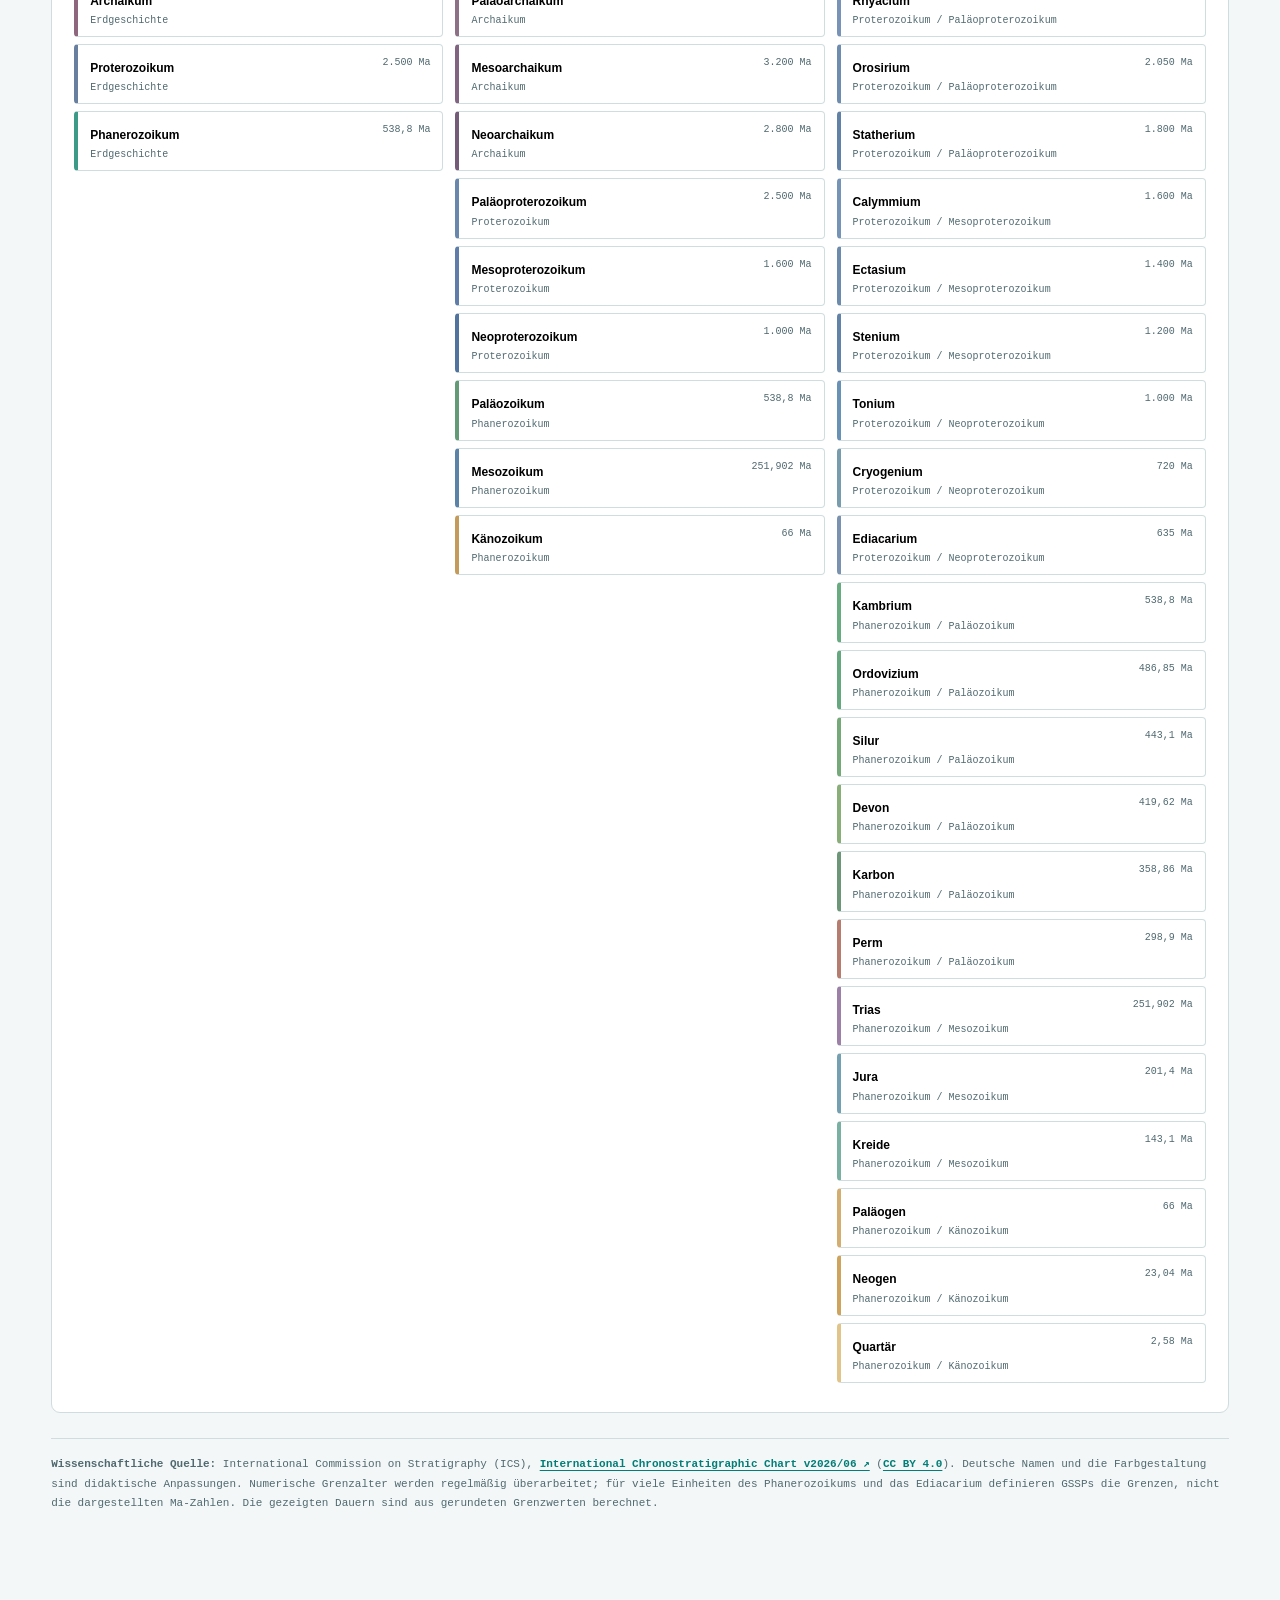
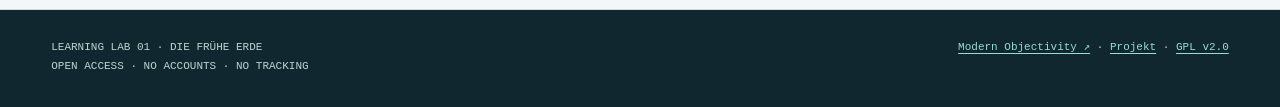
<file: 02_zeitmassstab.html>
<!doctype html>
<html lang="de">
<head>
<meta charset="utf-8"><meta name="viewport" content="width=device-width, initial-scale=1">
<meta name="theme-color" content="#f3f7f7">
<meta name="description" content="Interaktiver Geological Time Explorer: 4,567 Milliarden Jahre Erdgeschichte maßstabsgetreu darstellen, zoomen und geologische Zeiteinheiten untersuchen.">
<title>Geological Time Explorer — Die frühe Erde</title>
<link rel="stylesheet" href="modern-objectivity.css">
<link rel="stylesheet" href="earth-lab.css">
<link rel="stylesheet" href="period-portraits.css">
<link rel="stylesheet" href="time-guide.css">
<script defer src="time-data.js"></script>
<script defer src="time-guide.js"></script>
<script defer src="period-portraits-data.js"></script>
<script defer src="period-portraits.js"></script>
<script defer src="timeline.js"></script>
</head>
<body class="earth-stage">
<a href="#main" class="earth-skip">Zum Inhalt springen</a>
<header class="earth-header"><div class="earth-wrap earth-header-inner">
<a href="index.html" class="earth-brand"><span class="earth-symbol" aria-hidden="true">◉</span><span class="earth-brand-name">DIE FRÜHE ERDE<small>LEARNING LAB / 01</small></span></a>
<nav class="earth-nav" aria-label="Labor-Navigation"><a href="index.html">Übersicht</a><a href="02_zeitmassstab.html" aria-current="page">Zeitskala</a><a href="03_zeittrainer.html">Zeittrainer</a><a href="04_junge_erde.html">Junge Erde</a><a href="05_geologische_methoden.html">Methoden</a><a href="https://philippklinz.github.io/learning-labs/" class="earth-home-link">Alle Labore ↗</a></nav>
</div></header>
<main id="main" class="earth-wrap earth-page">
<div class="earth-crumb"><a href="index.html">LAB 01</a> / UNTERLABOR 02 / ZEIT</div>
<div class="earth-overline" style="margin-top:24px">GEOLOGICAL TIME EXPLORER · ICS 2026/06</div>
<h1>4,567 Milliarden Jahre.<br>Eine Zeitleiste.</h1>
<p class="earth-lead">Von der Bildung des Sonnensystems bis heute. Zoome in Äonen, Ären und Perioden hinein, wähle einen Abschnitt und erkunde seine Stellung in der geologischen Zeit.</p>
<details class="time-guide" id="zeiteinteilung">
 <summary><span class="guide-summary-copy"><span class="earth-overline">GRUNDLAGEN / DIE ZEITEINTEILUNG VERSTEHEN</span><strong>Äon, Ära, Periode, Epoche, Age</strong><span>Was bedeuten diese Begriffe – und wie gehören sie zusammen?</span></span><span class="guide-summary-action" aria-hidden="true">Erklärung <span class="guide-open-label">öffnen</span><span class="guide-close-label">schließen</span></span></summary>
 <div class="guide-body">
  <header class="guide-intro">
   <h2>Eine Erdgeschichte. Fünf Hauptebenen.</h2>
   <p>Die geologische Zeitskala ordnet die Geschichte der Erde in <strong>ineinander verschachtelte Zeitabschnitte</strong>. Ein großer Abschnitt enthält kleinere Abschnitte, die wiederum weiter unterteilt sein können. Äon, Ära und Epoche sind also verschiedene <strong>Ränge</strong> in dieser Ordnung. Phanerozoikum, Känozoikum und Holozän sind die <strong>Namen</strong> konkreter Abschnitte.</p>
   <p class="guide-key">Vom Großen zum Kleinen: <strong>Äon → Ära → Periode → Epoche → Alter (englisch: Age)</strong>. Diese Reihenfolge beschreibt die Einteilung, nicht fünf aufeinanderfolgende Zeiten.</p>
  </header>

  <section aria-labelledby="guide-example-heading">
   <div class="guide-section-head"><div><span class="earth-overline">01 / EINEN ZEITPUNKT EINORDNEN</span><h3 id="guide-example-heading">Wo befinden wir uns in dieser Ordnung?</h3></div><span class="guide-figure-note">Verschachtelung · keine maßstabsgetreue Dauer</span></div>
   <div id="guide-examples" class="guide-examples" role="group" aria-label="Beispiel für die Zeiteinteilung" hidden>
    <button type="button" class="mo-btn mo-btn-sm" data-time-example="today" aria-pressed="true" aria-controls="guide-example-result">Heute</button>
    <button type="button" class="mo-btn mo-btn-sm" data-time-example="jurassic" aria-pressed="false" aria-controls="guide-example-result">Vor 145 Mio. Jahren</button>
    <button type="button" class="mo-btn mo-btn-sm" data-time-example="ediacaran" aria-pressed="false" aria-controls="guide-example-result">Vor 600 Mio. Jahren</button>
    <button type="button" class="mo-btn mo-btn-sm" data-time-example="hadean" aria-pressed="false" aria-controls="guide-example-result">Vor 4,3 Mrd. Jahren</button>
   </div>
   <div class="guide-example-layout" id="guide-example-result">
    <div class="guide-tree-wrap">
     <p class="guide-tree-caption" id="guide-example-caption">Die geologische Adresse von heute</p>
     <ol class="guide-tree" id="guide-tree" aria-label="Übergeordnete Zeitabschnitte, vom größten zum kleinsten">
      <li><div class="guide-unit"><span class="guide-rank">ÄON / EON</span><strong>Phanerozoikum</strong></div><ol>
       <li><div class="guide-unit"><span class="guide-rank">ÄRA / ERA</span><strong>Känozoikum</strong></div><ol>
        <li><div class="guide-unit"><span class="guide-rank">PERIODE / PERIOD</span><strong>Quartär</strong></div><ol>
         <li><div class="guide-unit"><span class="guide-rank">EPOCHE / EPOCH</span><strong>Holozän</strong></div><ol>
          <li><div class="guide-unit"><span class="guide-rank">ALTER / AGE</span><strong>Meghalayum</strong></div></li>
         </ol></li>
        </ol></li>
       </ol></li>
      </ol></li>
     </ol>
    </div>
    <aside class="guide-example-note" aria-labelledby="guide-example-title">
     <span class="earth-overline">SO LIEST DU DAS BEISPIEL</span>
     <h4 id="guide-example-title">Alles gleichzeitig.</h4>
     <p id="guide-example-explanation">Heute liegt im Meghalayum. Dieses Alter gehört zur Epoche Holozän, diese zur Periode Quartär, diese zur Ära Känozoikum und diese zum Äon Phanerozoikum. Jeder eingerückte Abschnitt ist vollständig im darüberstehenden enthalten.</p>
     <p id="guide-example-caveat">Die fünf Namen sind gleichzeitig richtig: Sie sagen nur unterschiedlich genau, welchen Zeitabschnitt wir meinen. Die heutige formale Einteilung folgt der ICS-Tabelle 2026/06.</p>
     <p class="guide-small">Die Beispiele zeigen jeweils einen Zweig. Die übrigen Abschnitte desselben Rangs sind ausgeblendet. Gerundete Zahlen aus der ICS-Tabelle sind keine jahresgenauen Kalenderdaten. <a href="#guide-source-chart">[1]</a></p>
    </aside>
   </div>
   <p id="guide-example-status" class="guide-sr-only" role="status" aria-live="polite" aria-atomic="true"></p>
  </section>

  <section class="guide-section" aria-labelledby="guide-ranks-heading">
   <span class="earth-overline">02 / BEGRIFFE NACHSCHLAGEN</span>
   <h3 id="guide-ranks-heading">Was bedeutet jeder Rang?</h3>
   <p>Die englischen Begriffe stehen auf vielen internationalen Zeittafeln. Die Tabelle liest sich von groß nach klein. <a href="#guide-source-terms">[2]</a> <a href="#guide-source-ics-guide">[3]</a></p>
   <div class="guide-table-scroll" role="region" aria-label="Tabelle der fünf geologischen Zeitränge" tabindex="0">
    <table class="guide-table">
     <caption>Rang, Bedeutung und Beispiele</caption>
     <thead><tr><th scope="col">Deutsch / Englisch</th><th scope="col">Was ist das?</th><th scope="col">Beispiele</th></tr></thead>
     <tbody>
      <tr><th scope="row">Äon <span lang="en">Eon</span></th><td>Die größte der fünf Hauptebenen. Die Erdgeschichte ist in vier Äonen gegliedert. Ein Äon kann mehrere Ären umfassen.</td><td>Hadaikum, Archaikum, Proterozoikum, Phanerozoikum</td></tr>
      <tr><th scope="row">Ära <span lang="en">Era</span></th><td>Ein großer Abschnitt innerhalb eines Äons. Wo die Skala entsprechend gegliedert ist, enthält er mehrere Perioden.</td><td>Das Phanerozoikum umfasst Paläozoikum, Mesozoikum und Känozoikum.</td></tr>
      <tr><th scope="row">Periode <span lang="en">Period</span></th><td>Ein Abschnitt innerhalb einer Ära. Viele bekannte Namen der Erdgeschichte gehören zu diesem Rang.</td><td>Das Mesozoikum umfasst Trias, Jura und Kreide.</td></tr>
      <tr><th scope="row">Epoche <span lang="en">Epoch</span></th><td>Eine Unterteilung einer Periode. Auch eine sehr kurze, noch laufende Zeitspanne kann diesen Rang haben.</td><td>Das Quartär umfasst Pleistozän und Holozän.</td></tr>
      <tr><th scope="row">Alter <span lang="en">Age</span></th><td>Die feinste der fünf Hauptebenen: eine Unterteilung einer Epoche. „Age“ meint hier einen benannten Zeitabschnitt, nicht das gemessene Alter eines Steins.</td><td>Das Holozän umfasst Grönlandium, Northgrippium und Meghalayum.</td></tr>
     </tbody>
    </table>
   </div>
   <p class="guide-key"><strong>„Zeitalter“ ist im Alltag ein Sammelwort.</strong> Es kann eine Ära, eine Periode oder einen anderen Abschnitt meinen. Für eine genaue Einordnung nenne Rang und Namen: „die Periode Jura“ oder „die Epoche Holozän“.</p>
  </section>

  <section class="guide-section" aria-labelledby="guide-duration-heading">
   <span class="earth-overline">03 / RANG UND DAUER UNTERSCHEIDEN</span>
   <h3 id="guide-duration-heading">Wie viele Jahre hat eine Ära?</h3>
   <p><strong>Dafür gibt es keine feste Zahl.</strong> Anders als Stunden oder Minuten sind diese Einheiten keine gleich langen Zeitportionen. Entscheidend sind die festgelegten Grenzen und die Stellung in der Hierarchie. Zwei Perioden können deshalb sehr unterschiedlich lange dauern.</p>
   <div class="guide-duration-grid">
    <div><span class="guide-rank">JURA / ABGESCHLOSSENE PERIODE</span><strong data-guide-duration="jura">Rund 58,3 Millionen Jahre</strong><p>Beginn und Ende liegen in der Vergangenheit.</p></div>
    <div><span class="guide-rank">QUARTÄR / LAUFENDE PERIODE</span><strong data-guide-duration="quat">Bisher rund 2,58 Millionen Jahre</strong><p>Diese Periode dauert bis in die Gegenwart an.</p></div>
   </div>
   <p>Ein untergeordneter Abschnitt liegt immer innerhalb seines eigenen übergeordneten Abschnitts. Der Rang allein gibt aber keine feste Mindestdauer vor. Auf der Zeitleiste entspricht die Breite der tatsächlichen Zeitspanne; im eingerückten Beispiel oben zeigt die Form nur die Zugehörigkeit. <a href="#guide-source-chart">[1]</a></p>
   <p class="guide-small"><strong>Zahlen lesen:</strong> <abbr title="Gigaannum: eine Milliarde Jahre">Ga</abbr> = Milliarden Jahre, <abbr title="Megaannum: eine Million Jahre">Ma</abbr> = Millionen Jahre, <abbr title="Kiloannum: tausend Jahre">ka</abbr> = Tausend Jahre. 1 Ga = 1.000 Ma; 1 Ma = 1.000 ka. „66 Ma“ an einer Grenze ist ein Alter relativ zur Gegenwart; eine Dauer erhältst du durch Subtraktion von Beginn und Ende. Bei sehr jungen Datierungen ist zusätzlich das Bezugsjahr wichtig: BP bezieht sich gewöhnlich auf 1950, b2k auf 2000. Die Holozän-Basis wurde auf 11.700 Jahre vor 2000 datiert. <a href="#guide-source-holocene">[5]</a></p>
  </section>

  <div class="guide-deeper">
   <details>
    <summary>Warum steht auf der Tabelle „System / Period“ oder „Stage / Age“?</summary>
    <div class="guide-detail-body">
     <p>Die Fachsprache unterscheidet <strong>Zeit</strong> und <strong>das in dieser Zeit gebildete Gestein</strong>. Die <strong>Geochronologie</strong> benennt Zeitabschnitte; die <strong>Chronostratigraphie</strong> ordnet Gesteinskörper nach ihrer Bildungszeit. Zwei Wörter in einer Tabellenüberschrift bezeichnen daher die beiden Sichtweisen desselben Rangs. <a href="#guide-source-terms">[2]</a></p>
     <div class="guide-table-scroll" role="region" aria-label="Zeitbegriffe und zugehörige Gesteinsbegriffe" tabindex="0"><table class="guide-table guide-pairs">
      <caption>Zeitabschnitt und zugehörige Gesteinseinheit</caption>
      <thead><tr><th scope="col">Zeit / Geochronologie</th><th scope="col">Gestein / Chronostratigraphie</th></tr></thead>
      <tbody>
       <tr><td>Äon · <span lang="en">Eon</span></td><td>Äonothem · <span lang="en">Eonothem</span></td></tr>
       <tr><td>Ära · <span lang="en">Era</span></td><td>Ärathem · <span lang="en">Erathem</span></td></tr>
       <tr><td>Periode · <span lang="en">Period</span></td><td>System · <span lang="en">System</span></td></tr>
       <tr><td>Epoche · <span lang="en">Epoch</span></td><td>Serie · <span lang="en">Series</span></td></tr>
       <tr><td>Alter · <span lang="en">Age</span></td><td>Stufe · <span lang="en">Stage</span></td></tr>
      </tbody>
     </table></div>
     <p><strong>Beispiel:</strong> Ein Sediment wurde während der <em>Periode Jura</em> abgelagert; das entstandene Gestein gehört zum <em>System Jura</em>. „Stufe“ ist entsprechend der Gesteinsbegriff zu einem „Age“, kein zusätzlicher Zeitrang unterhalb davon.</p>
     <p><strong>Früh/spät und unter/ober:</strong> Zeitlich spricht man etwa vom <em>Späten Jura</em> (Late Jurassic), bei Gesteinen vom <em>Oberjura</em> (Upper Jurassic). Die Bezeichnungen „unter“ und „ober“ stammen aus der Schichtenfolge; sie sind keine heutigen Höhenangaben. <a href="#guide-source-ics-guide">[3]</a></p>
    </div>
   </details>
   <details>
    <summary>Wer legt die Grenzen fest – und warum genau dort?</summary>
    <div class="guide-detail-body">
     <p>Geologische Schichten bewahren Hinweise auf Veränderungen: etwa Fossilien, chemische Signale oder die Richtung des damaligen Erdmagnetfelds. Solche Merkmale helfen, Schichten verschiedener Orte zeitlich miteinander zu verbinden. Fachgruppen der <strong>International Commission on Stratigraphy (ICS)</strong> prüfen Grenzvorschläge; die <strong>International Union of Geological Sciences (IUGS)</strong> ratifiziert sie. <a href="#guide-source-boundaries">[4]</a></p>
     <dl class="guide-definitions">
      <div><dt>GSSP – ein Referenzpunkt im geologischen Archiv</dt><dd><em>Global Boundary Stratotype Section and Point.</em> Eine Grenze wird an einem genau beschriebenen Punkt eines Referenzprofils festgemacht, oft durch einen „Golden Spike“ markiert. Auch ein Eisbohrkern kann als Archiv dienen. Die zugehörige Alterszahl wird gemessen und kann verbessert werden, ohne dass sich der definierende Punkt ändert.</dd></div>
      <div><dt>GSSA – eine numerisch festgelegte Altersgrenze</dt><dd><em>Global Standard Stratigraphic Age.</em> Hier wird eine Grenze über ein vereinbartes numerisches Alter definiert. Viele ältere Grenzen des Präkambriums beruhen auf diesem Verfahren. Nicht jede Einheit besitzt bereits einen ratifizierten GSSP.</dd></div>
     </dl>
     <p>Ein auffälliges Ereignis, etwa ein Massenaussterben, kann eine Grenze gut erkennbar machen. Es legt aber nicht von selbst den formalen Grenzpunkt fest. Beginnt an derselben Grenze auch eine übergeordnete Einheit, gilt sie für mehrere Ränge zugleich. <a href="#guide-source-ics-guide">[3]</a> <a href="#guide-source-chart">[1]</a></p>
     <p><a href="05_geologische_methoden.html">Im Methodenlabor ausprobieren: Schichten ordnen und Gesteine datieren ↗</a></p>
    </div>
   </details>
   <details>
    <summary>Präkambrium, Unterepoche, Chron, Anthropozän – wo gehören die hin?</summary>
    <div class="guide-detail-body">
     <dl class="guide-definitions">
      <div><dt>Präkambrium</dt><dd>Ein übergreifender Sammelbegriff für die Zeit vor dem Kambrium: Hadaikum, Archaikum und Proterozoikum zusammen. Es wird auch als informelles Superäon bezeichnet. Es ist kein fünftes Äon neben den anderen vier.</dd></div>
      <div><dt>Nicht überall sind alle Ebenen ausgefüllt</dt><dd>Das Hadaikum hat in der ICS-Tabelle keine formalen Ären. Das Archaikum besitzt Ären, aber keine global ratifizierten Perioden. Auch das Ediacarium ist dort noch nicht formal in Epochen und Alter gegliedert. Leere Felder bedeuten fehlende formale Unterteilung, keine Lücke in der Zeit. <a href="#guide-source-chart">[1]</a></dd></div>
      <div><dt>Unterperiode, Unterepoche, Unteralter</dt><dd>Zusätzliche Unterteilungen sind möglich. Beispielsweise stehen im Karbon Mississippium und Pennsylvanium als Unterperioden; im Holozän gibt es frühe, mittlere und späte Unterepochen. Die fünf Hauptränge sind deshalb ein Grundgerüst, keine vollständige Liste aller Bezeichnungen. <a href="#guide-source-ics-guide">[3]</a> <a href="#guide-source-holocene">[5]</a></dd></div>
      <div><dt>Chron</dt><dd>Ein gesondert definierter Zeitabschnitt, zum Beispiel in der Gliederung nach der Polarität des Erdmagnetfelds. Ein Chron ist keine allgemein verbindliche sechste Sprosse unter „Age“; die zugehörige Chronozone liegt außerhalb dieser Ranghierarchie. <a href="#guide-source-ics-guide">[3]</a></dd></div>
      <div><dt>Anthropozän</dt><dd>Ein verbreiteter Begriff für den Einfluss des Menschen auf das Erdsystem. Der Vorschlag für eine formale Epoche wurde 2024 abgelehnt. In der hier verwendeten ICS-Tabelle 2026/06 leben wir weiterhin im Holozän. Der menschliche Einfluss wird durch diese formale Entscheidung nicht bestritten. <a href="#guide-source-anthropocene">[6]</a></dd></div>
     </dl>
    </div>
   </details>
  </div>

  <div class="guide-sources">
   <strong>QUELLEN / BEGRIFFE UND GRENZEN</strong>
   <ol>
    <li id="guide-source-chart"><a href="https://stratigraphy.org/ICSchart/ChronostratChart2026-06.pdf">ICS: International Chronostratigraphic Chart, v2026/06 (PDF)</a> · Namen, Hierarchie und Zahlen; CC BY 4.0.</li>
    <li id="guide-source-terms"><a href="https://www.stratigraphie.de/perm-trias/dsk_richtlin.htm">Steininger &amp; Piller (1999): Stratigraphische Richtlinien</a> · deutsche und englische Fachbegriffe.</li>
    <li id="guide-source-ics-guide"><a href="https://stratigraphy.org/guide/chron">ICS: Stratigraphic Guide, Kapitel 9</a> · Ränge, Zeit und Gestein, Grenzdefinitionen. Aktuelle Einheiten und Alterszahlen folgen Quelle 1.</li>
    <li id="guide-source-boundaries"><a href="https://stratigraphy.org/gssps/">ICS: GSSP-Verzeichnis und Verfahren</a> · Referenzpunkte und internationale Festlegung.</li>
    <li id="guide-source-holocene"><a href="https://doi.org/10.18814/epiiugs/2018/018016">Walker et al. (2018): Unterteilung des Holozäns</a> · Alter, Unterepochen und Bezugsjahre.</li>
    <li id="guide-source-anthropocene"><a href="https://stratigraphy.org/news/152">IUGS/ICS (2024): Entscheidung zum Anthropozän</a> · Status als formale Epoche.</li>
   </ol>
   <p>Eigenständig formulierte Lernhilfe; deutsche Bezeichnungen und Darstellung sind redaktionelle Anpassungen. Mit den verlinkten Quellen abgeglichen am 24. November 2026.</p>
  </div>
  <p class="guide-continue"><a href="#zeit-explorer" class="mo-btn mo-btn-primary">Die Einteilung auf der Zeitleiste erkunden ↓</a><span>Die Zeitleiste zeigt Äonen, Ären und Perioden. Epochen und Alter werden oben anhand ausgewählter Beispiele erklärt.</span></p>
 </div>
</details>
<div id="zeit-explorer" class="guide-explorer-heading"><h2>Geologische Zeit erkunden</h2><span>Äonen · Ären · Perioden</span></div>
<div class="earth-toolbar" aria-label="Zeitausschnitt auswählen">
 <div class="earth-toolgroup"><span class="earth-toolgroup-label">ANSICHT</span>
 <button type="button" class="mo-btn mo-btn-sm active" data-preset="all" aria-pressed="true">Gesamte Erde</button>
 <button type="button" class="mo-btn mo-btn-sm" data-preset="precambrian" aria-pressed="false">Präkambrium</button>
 <button type="button" class="mo-btn mo-btn-sm" data-preset="phan" aria-pressed="false">Phanerozoikum</button>
 <button type="button" class="mo-btn mo-btn-sm" data-preset="paleo" aria-pressed="false">Paläozoikum</button>
 <button type="button" class="mo-btn mo-btn-sm" data-preset="meso" aria-pressed="false">Mesozoikum</button>
 <button type="button" class="mo-btn mo-btn-sm" data-preset="ceno" aria-pressed="false">Känozoikum</button>
 </div>
</div>
<div class="earth-toolbar" aria-label="Zoom und Lernmodus">
 <div class="earth-toolgroup"><span class="earth-toolgroup-label">WERKZEUGE</span>
 <button id="zoom-in" type="button" class="mo-btn mo-btn-sm" aria-label="Zeitleiste vergrößern">＋ Vergrößern</button>
 <button id="zoom-out" type="button" class="mo-btn mo-btn-sm" aria-label="Zeitleiste verkleinern">－ Verkleinern</button>
 <button id="reset-view" type="button" class="mo-btn mo-btn-sm">↺ Zurücksetzen</button>
 <button id="mask-toggle" type="button" class="mo-btn mo-btn-sm" aria-pressed="false">◐ Namen ausblenden</button>
 <a class="mo-btn mo-btn-sm mo-btn-primary" href="03_zeittrainer.html">Jetzt üben ↗</a>
 </div>
</div>
<div class="earth-timeline-shell">
<section class="earth-timeline-view" aria-label="Interaktive geologische Zeitleiste">
 <div class="earth-time-head"><b id="time-window" aria-live="polite">4567–0 Ma</b><span>LINKS = ÄLTER · RECHTS = JÜNGER</span></div>
 <div class="earth-time-scale" id="time-scale" aria-hidden="true"></div>
 <div class="earth-time-lanes" id="time-lanes">
  <div class="earth-lane" id="lane-eon" role="group" aria-label="Äonen, maßstabsgetreu"></div>
  <div class="earth-lane" id="lane-era" role="group" aria-label="Ären, maßstabsgetreu"></div>
  <div class="earth-lane" id="lane-period" role="group" aria-label="Perioden, maßstabsgetreu"></div>
 </div>
 <p class="earth-time-hint">Wähle einen Farbbalken für Details; Doppelklick vergrößert den Abschnitt. Ziehe auf einer freien Fläche horizontal, um die Zeitachse zu verschieben. Mit <kbd>Strg</kbd> + Mausrad oder den Zoom-Tasten kannst du zoomen. Sehr schmale Abschnitte sind zusätzlich in der Liste unten auswählbar.</p>
 <div class="earth-overview"><h3>Gesamtüberblick – immer maßstabsgetreu</h3><div class="earth-overview-strip" id="earth-overview" aria-label="Äonen auswählen"></div><div class="earth-overview-caption"><span>4567 Ma</span><span>heute / 0 Ma</span></div></div>
 <p class="earth-line-indicator" id="scale-note">Auf der Gesamtansicht ist das Phanerozoikum nur ein kleiner Teil der Erdgeschichte. Zoome hinein, um seine Perioden erkennen zu können.</p>
</section>
<aside id="inspector" class="earth-inspector earth-datapanel" aria-live="polite" aria-label="Ausgewählter Zeitabschnitt">
 <div class="earth-overline">ZEITABSCHNITT / INFORMATION</div>
 <h2 id="inspector-name">Hadaikum</h2>
 <p id="inspector-path">Äon</p>
 <dl class="earth-meta-list">
  <div><dt>BEGINN (ÄLTER)</dt><dd id="inspector-old">4567 Ma</dd></div>
  <div><dt>ENDE (JÜNGER)</dt><dd id="inspector-young">4031 Ma</dd></div>
  <div><dt>DAUER</dt><dd id="inspector-duration">536 Ma</dd></div>
  <div><dt>RANG</dt><dd id="inspector-rank">Äon</dd></div>
 </dl>
 <p id="inspector-fact">Ein Abschnitt der frühen Erdgeschichte.</p>
 <p id="inspector-note"></p>
 <div class="earth-chip-group"><button type="button" id="portrait-read" class="mo-btn mo-btn-primary mo-btn-sm">Zeitporträt lesen ↓</button><button type="button" id="focus-selection" class="mo-btn mo-btn-sm">Abschnitt vergrößern ↗</button><button type="button" id="parent-selection" class="mo-btn mo-btn-sm" hidden>Übergeordneten Abschnitt wählen</button></div>
</aside>
</div>
<section class="earth-portrait" id="portrait-panel" aria-labelledby="portrait-heading">
  <header class="portrait-top">
    <div><span class="earth-overline">02 / WISSENSHILFE · 36 GEOLOGISCHE ZEITPORTRÄTS</span>
    <h2 id="portrait-heading">Was macht dieses Zeitalter aus?</h2>
    <p>Wähle oben einen Abschnitt, um seine Geschichte, geologischen Merkmale und Grenzen zu untersuchen.</p></div>
    <div class="portrait-switch" role="group" aria-label="Benachbarte Zeiteinheiten">
      <button type="button" class="mo-btn mo-btn-sm" id="portrait-prev">← Älter</button>
      <button type="button" class="mo-btn mo-btn-sm" id="portrait-next">Jünger →</button>
      <button type="button" class="mo-btn mo-btn-sm" id="portrait-copy-link">Link kopieren ↗</button>
    </div>
  </header>
  <div class="portrait-main">
    <div class="portrait-graphic" aria-label="Symbolische geologische Illustration">
      <div class="accent-line" aria-hidden="true"></div>
      <div class="portrait-graphic-header"><span id="portrait-graphic-identity">ÄON / HADAIKUM</span><span>FIG. 002 / SYMBOLISCH</span></div>
      <div id="portrait-illustration" class="portrait-visual" role="img" aria-label="Symbolische Darstellung der frühen Erde">
        <p>Die Illustration wird geladen. Inhalt und Quellen sind ohne JavaScript in den Links der geologischen Fachliteratur zugänglich.</p>
      </div>
      <p id="portrait-graphic-caption" class="portrait-graphic-caption">Keine maßstabsgetreue Rekonstruktion.</p>
      <div class="portrait-graphic-footer"><span>WISSENSHILFE, KEIN MESSBILD</span><span>ICS / 2026-06</span></div>
    </div>
    <div class="portrait-intro">
      <span id="portrait-breadcrumb" class="portrait-breadcrumb">Hadaikum</span>
      <h3 id="portrait-name" tabindex="-1">Hadaikum</h3>
      <p id="portrait-tagline" class="portrait-tagline">Die früheste Erdgeschichte beginnt.</p>
      <p id="portrait-definition" class="portrait-description">Fachlicher Überblick wird geladen.</p>
      <div class="portrait-time-context" aria-label="Dauer im übergeordneten Zeitraum">
        <div class="portrait-context-title"><strong id="portrait-parent-label">Gesamte Erdgeschichte</strong><span id="portrait-period">4567–4031 Ma</span></div>
        <div class="portrait-context-track"><div id="portrait-context-band" class="portrait-context-band" style="left:0;width:12%"></div></div>
        <div class="portrait-context-caption"><span id="portrait-context-older">4567 Ma</span><span id="portrait-context-younger">heute</span></div>
      </div>
    </div>
  </div>
  <div class="portrait-sections">
    <section class="portrait-block feature" aria-labelledby="portrait-features-title">
      <span class="portrait-block-overline">01 / CHARAKTERISTIK</span>
      <h4 id="portrait-features-title">Drei Dinge, die diesen Abschnitt prägen</h4>
      <div id="portrait-feature-grid" class="portrait-feature-grid"><p>Wähle ein Äon, eine Ära oder Periode auf der Zeitleiste.</p></div>
    </section>
    <section class="portrait-block boundary" aria-labelledby="portrait-why-title">
      <span class="portrait-block-overline">02 / STRATIGRAPHIE</span>
      <h4 id="portrait-why-title">Warum beginnt das Zeitalter hier?</h4>
      <p id="portrait-boundary">Die geologische Grenzdefinition wird geladen.</p>
    </section>
    <section class="portrait-block caution" aria-labelledby="portrait-caution-title">
      <span class="portrait-block-overline">03 / WISSENSCHAFTLICHE EINORDNUNG</span>
      <h4 id="portrait-caution-title">Was wir nicht behaupten sollten</h4>
      <p id="portrait-caution">Aussagen über geologische Grenzwerte besitzen verschiedene Grade an Sicherheit.</p>
    </section>
    <div class="portrait-memory">
      <span class="memory-symbol" aria-hidden="true">✳</span>
      <div><span class="portrait-block-overline">04 / MERKSATZ</span><strong id="portrait-memo">Hadaikum – der Anfang der Erdgeschichte.</strong></div>
    </div>
  </div>
  <div class="portrait-sources">
    <strong>QUELLEN / WEITERLESEN</strong>
    <div id="portrait-source-links" style="display:flex;gap:15px;flex-wrap:wrap"></div>
    <p>Die Zahlengrenzen folgen ICS v2026/06. Die erläuternden Porträts sind eigene, vereinfachte Synthesen aus den verlinkten Fachquellen und keine offiziellen Texte der ICS. Ein markantes Ereignis muss nicht mit dem formalen Grenzpunkt identisch sein. Die Grafiken sind symbolisch und nicht wissenschaftlich maßstabsgerecht.</p>
  </div>
<details class="portrait-notes-disclosure" id="portrait-notes-disclosure">
  <summary><span class="portrait-notes-summary-title">Eigene Notizen</span><span class="portrait-notes-summary-meta">Optional · nur lokal gespeichert</span></summary>
  <section class="portrait-notes-section" aria-labelledby="portrait-notes-title">
    <div>
      <span class="earth-overline">OPTIONALE FUNKTION</span>
      <h3 id="portrait-notes-title">Eigene Notizen</h3>
      <p>Für persönliche Ergänzungen. Die fachlichen Informationen stehen bereits oben im Zeitporträt. Notizen werden nur in diesem Browser gespeichert.</p>
      <label class="mo-field" for="portrait-notes"><span class="mo-field-label">Persönliche Notiz (bis zu 5000 Zeichen)</span></label>
      <textarea id="portrait-notes" class="mo-textarea" maxlength="5000" placeholder="Zum Beispiel: Woran erkenne ich diese Periode? Welche Fossilien sind typisch? Was will ich noch nachschlagen?"></textarea>
      <div class="portrait-notes-controls"><button id="portrait-clear-note" class="mo-btn mo-btn-sm" type="button">Diese Notiz löschen</button></div>
      <span id="portrait-notes-status" class="portrait-notes-status" role="status" aria-live="polite"></span>
    </div>
    <aside class="portrait-notes-side">
      <div><strong>Lokale Sicherung</strong><p>Keine Synchronisierung. Du kannst deine Notizen als Datei exportieren und bei Bedarf wieder importieren.</p><small id="portrait-note-count">0 / 36 Abschnitte mit Notizen.</small></div>
      <div>
        <div class="portrait-notes-controls"><button id="portrait-export" class="mo-btn mo-btn-sm" type="button">Alle Notizen exportieren ↓</button></div>
        <label class="portrait-note-file" for="portrait-import">Sicherung importieren (ersetzt vorhandene Notizen)<input id="portrait-import" type="file" accept="application/json,.json"></label>
      </div>
    </aside>
  </section>
</details>
</section>
<div class="earth-datapanel earth-catalog">
<div class="earth-section-heading"><div><div class="earth-overline">GEOLOGISCHE HIERARCHIE</div><h2>Einheiten entdecken</h2></div><p>Die Liste bleibt auch bei kleinsten Zeitabschnitten bedienbar. Wähle einen Namen und springe direkt zu seiner Position.</p></div>
<div id="unit-directory" class="earth-unit-grid">
  <p>Äonen, Ären und Perioden werden geladen. Ohne JavaScript findest du die offizielle Tabelle direkt bei der <a href="https://stratigraphy.org/chart/">International Commission on Stratigraphy</a>.</p>
</div>
</div>
<div class="earth-source">
 <strong>Wissenschaftliche Quelle:</strong> International Commission on Stratigraphy (ICS), <a href="https://stratigraphy.org/chart/" target="_blank" rel="noopener noreferrer">International Chronostratigraphic Chart v2026/06 ↗</a> (<a href="https://creativecommons.org/licenses/by/4.0/">CC BY 4.0</a>). Deutsche Namen und die Farbgestaltung sind didaktische Anpassungen. Numerische Grenzalter werden regelmäßig überarbeitet; für viele Einheiten des Phanerozoikums und das Ediacarium definieren GSSPs die Grenzen, nicht die dargestellten Ma-Zahlen. Die gezeigten Dauern sind aus gerundeten Grenzwerten berechnet.
</div>
</main>
<footer class="earth-footer"><div class="earth-wrap earth-footer-inner"><span>LEARNING LAB 01 · DIE FRÜHE ERDE<br>OPEN ACCESS · NO ACCOUNTS · NO TRACKING</span><span><a href="https://philippklinz.github.io/modern-objectivity-style/">Modern Objectivity ↗</a> · <a href="README.md">Projekt</a> · <a href="LICENSE">GPL v2.0</a></span></div></footer>
</body>
</html>
</file>
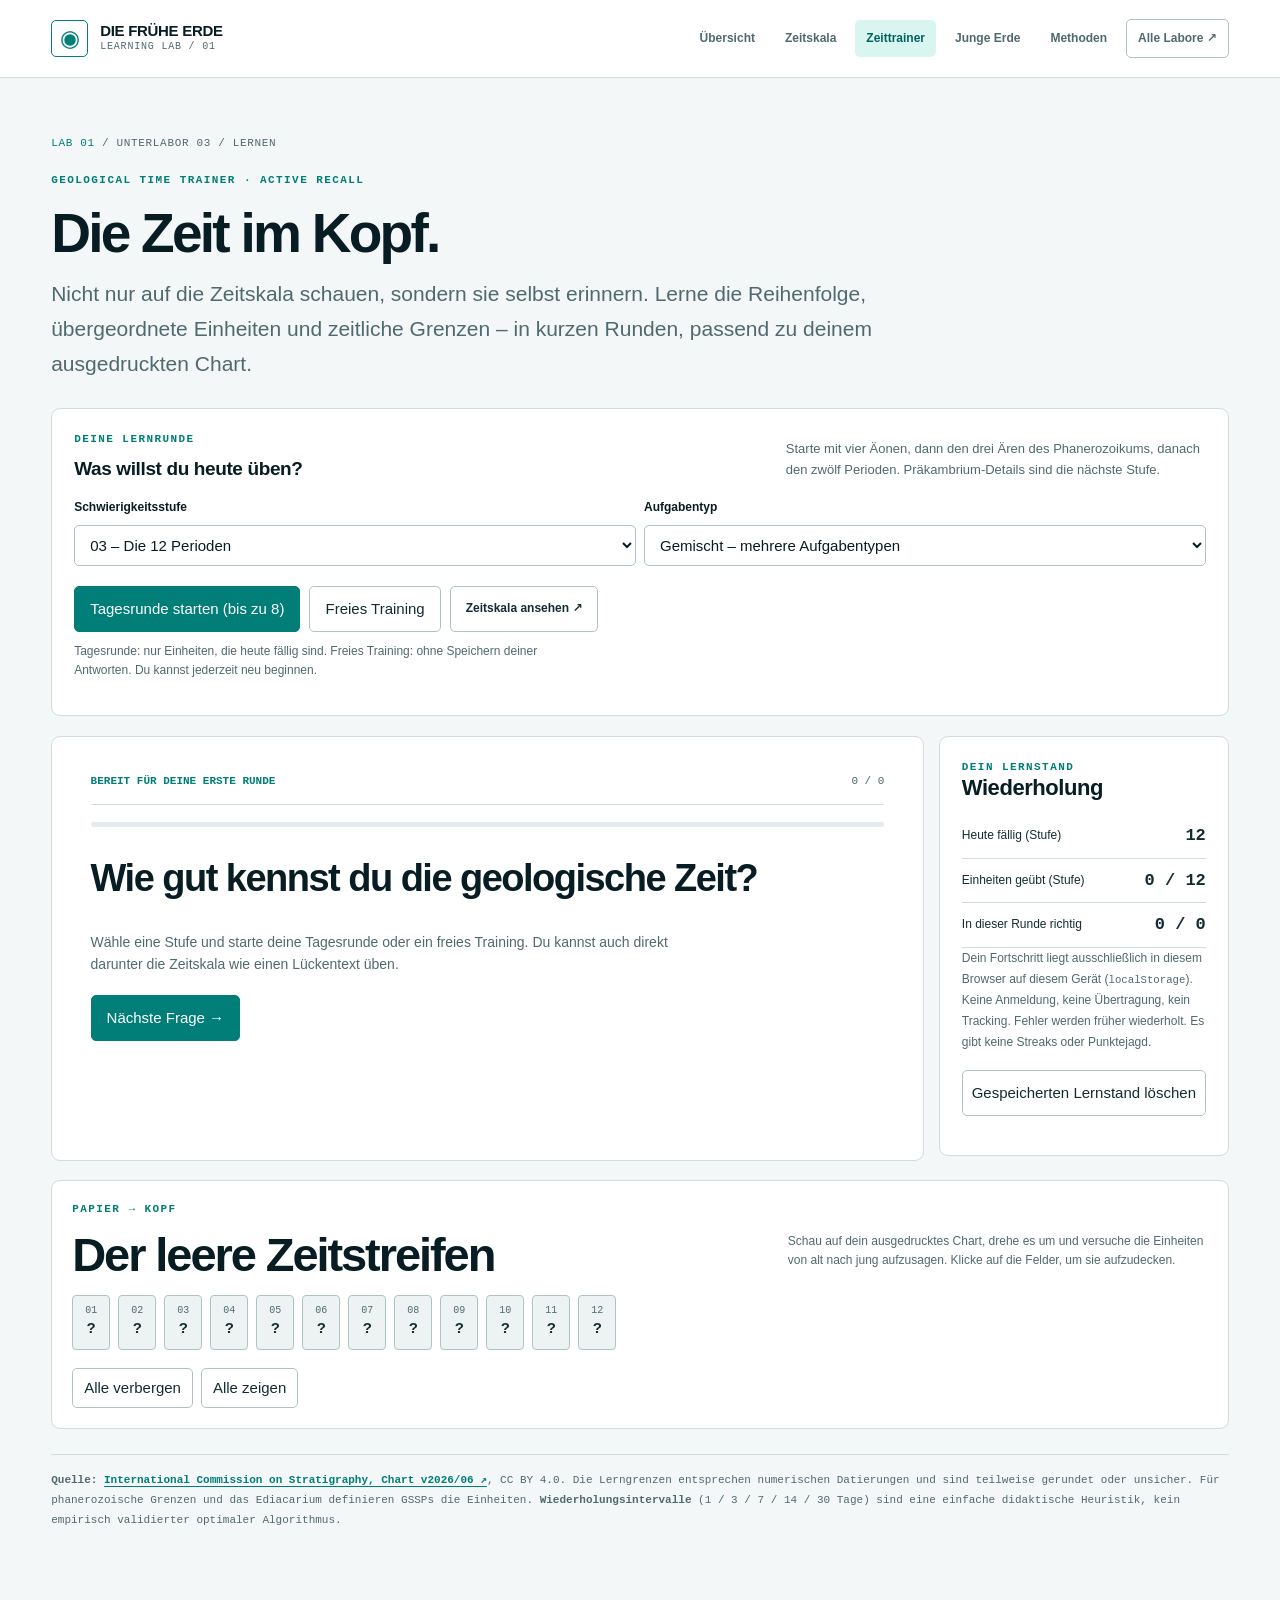
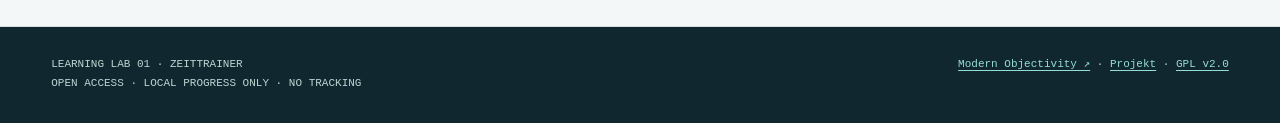
<file: 03_zeittrainer.html>
<!doctype html>
<html lang="de">
<head>
<meta charset="utf-8"><meta name="viewport" content="width=device-width,initial-scale=1">
<meta name="theme-color" content="#f3f7f7">
<meta name="description" content="Geological Time Trainer: geologische Äonen, Ären, Perioden und Zeitgrenzen aktiv lernen. Täglich fünf Minuten – ohne Account oder Tracking.">
<title>Geological Time Trainer — Die frühe Erde</title>
<link rel="stylesheet" href="modern-objectivity.css">
<link rel="stylesheet" href="earth-lab.css">
<script defer src="time-data.js"></script>
<script defer src="trainer.js"></script>
</head>
<body class="earth-stage">
<a class="earth-skip" href="#main">Zum Inhalt springen</a>
<header class="earth-header"><div class="earth-wrap earth-header-inner">
<a href="index.html" class="earth-brand"><span class="earth-symbol" aria-hidden="true">◉</span><span class="earth-brand-name">DIE FRÜHE ERDE<small>LEARNING LAB / 01</small></span></a>
<nav class="earth-nav" aria-label="Labor-Navigation"><a href="index.html">Übersicht</a><a href="02_zeitmassstab.html">Zeitskala</a><a href="03_zeittrainer.html" aria-current="page">Zeittrainer</a><a href="04_junge_erde.html">Junge Erde</a><a href="05_geologische_methoden.html">Methoden</a><a href="https://philippklinz.github.io/learning-labs/" class="earth-home-link">Alle Labore ↗</a></nav>
</div></header>
<main id="main" class="earth-wrap earth-page">
<div class="earth-crumb"><a href="index.html">LAB 01</a> / UNTERLABOR 03 / LERNEN</div>
<div class="earth-overline" style="margin-top:23px">GEOLOGICAL TIME TRAINER · ACTIVE RECALL</div>
<h1>Die Zeit im Kopf.</h1>
<p class="earth-lead">Nicht nur auf die Zeitskala schauen, sondern sie selbst erinnern. Lerne die Reihenfolge, übergeordnete Einheiten und zeitliche Grenzen – in kurzen Runden, passend zu deinem ausgedruckten Chart.</p>
<div class="earth-datapanel" style="margin-top:27px">
<div class="earth-section-heading" style="margin-bottom:14px"><div><div class="earth-overline">DEINE LERNRUNDE</div><h2>Was willst du heute üben?</h2></div><p>Starte mit vier Äonen, dann den drei Ären des Phanerozoikums, danach den zwölf Perioden. Präkambrium-Details sind die nächste Stufe.</p></div>
<div class="earth-toolbar">
<label class="mo-field" style="flex:1;min-width:190px"><span class="mo-field-label">Schwierigkeitsstufe</span>
<select class="mo-select" id="learning-level">
<option value="eons">01 – Die 4 Äonen</option>
<option value="eras">02 – Die 3 Ären des Phanerozoikums</option>
<option value="periods" selected>03 – Die 12 Perioden</option>
<option value="precambrian">04 – Das Präkambrium (Fortgeschritten)</option>
</select>
</label>
<label class="mo-field" style="flex:1;min-width:190px"><span class="mo-field-label">Aufgabentyp</span>
<select class="mo-select" id="question-mode">
<option value="mixed" selected>Gemischt – mehrere Aufgabentypen</option>
<option value="sequence">Reihenfolge erkennen</option>
<option value="parent">Einheiten zuordnen</option>
<option value="age">Altersgrenzen merken</option>
<option value="place">Auf Zeitleiste platzieren</option>
<option value="flash">Ohne Auswahl selbst erinnern</option>
</select>
</label>
</div>
<div class="earth-pills"><button id="start-daily" class="mo-btn mo-btn-primary" type="button">Tagesrunde starten (bis zu 8)</button><button id="start-free" class="mo-btn" type="button">Freies Training</button><a href="02_zeitmassstab.html" class="mo-btn">Zeitskala ansehen ↗</a></div>
<p class="earth-answer-help">Tagesrunde: nur Einheiten, die heute fällig sind. Freies Training: ohne Speichern deiner Antworten. Du kannst jederzeit neu beginnen.</p>
</div>
<div class="earth-trainer-layout">
<section class="earth-trainer-card" aria-label="Trainingsaufgabe" id="trainer-card">
 <div class="earth-q-head"><b id="quiz-mode-name">BEREIT FÜR DEINE ERSTE RUNDE</b><span id="quiz-step">0 / 0</span></div>
 <div class="earth-train-progress" role="progressbar" aria-label="Fortschritt der Runde" aria-valuemin="0" aria-valuemax="100" aria-valuenow="0" id="quiz-progress"><div id="quiz-progress-fill"></div></div>
 <div id="quiz-content" aria-live="polite">
  <h2 class="earth-question" id="quiz-question">Wie gut kennst du die geologische Zeit?</h2>
  <p style="color:var(--mo-muted);font-size:14px;max-width:630px">Wähle eine Stufe und starte deine Tagesrunde oder ein freies Training. Du kannst auch direkt darunter die Zeitskala wie einen Lückentext üben.</p>
 </div>
 <div id="quiz-feedback" class="earth-feedback" hidden aria-live="polite"></div>
 <div class="earth-answer-actions" id="quiz-actions" hidden>
  <button id="next-question" class="mo-btn mo-btn-primary" type="button">Nächste Frage →</button>
 </div>
</section>
<aside class="earth-trainer-aside earth-datapanel">
 <div class="earth-overline">DEIN LERNSTAND</div><h2 style="font-size:22px">Wiederholung</h2>
 <div class="earth-stat"><span>Heute fällig (Stufe)</span><strong id="due-count">–</strong></div>
 <div class="earth-stat"><span>Einheiten geübt (Stufe)</span><strong id="learned-count">–</strong></div>
 <div class="earth-stat"><span>In dieser Runde richtig</span><strong id="correct-count">0 / 0</strong></div>
 <p>Dein Fortschritt liegt ausschließlich in diesem Browser auf diesem Gerät (<code>localStorage</code>). Keine Anmeldung, keine Übertragung, kein Tracking. Fehler werden früher wiederholt. Es gibt keine Streaks oder Punktejagd.</p>
 <button class="mo-btn" type="button" id="reset-progress">Gespeicherten Lernstand löschen</button>
 <p class="earth-answer-help" id="storage-message" role="status"></p>
</aside>
</div>
<section class="earth-memory-panel" aria-label="Zeitskala auswendig wiedergeben">
<div class="earth-section-heading" style="margin-bottom:12px"><div><div class="earth-overline">PAPIER → KOPF</div><h2>Der leere Zeitstreifen</h2></div><p>Schau auf dein ausgedrucktes Chart, drehe es um und versuche die Einheiten von alt nach jung aufzusagen. Klicke auf die Felder, um sie aufzudecken.</p></div>
<div class="earth-memory-cells" id="memory-cells"></div>
<div class="earth-toolbar" style="margin-bottom:0"><button type="button" class="mo-btn mo-btn-sm" id="hide-memory">Alle verbergen</button><button type="button" class="mo-btn mo-btn-sm" id="reveal-memory">Alle zeigen</button></div>
</section>
<div class="earth-source"><strong>Quelle:</strong> <a href="https://stratigraphy.org/chart/" target="_blank" rel="noopener noreferrer">International Commission on Stratigraphy, Chart v2026/06 ↗</a>, CC BY 4.0. Die Lerngrenzen entsprechen numerischen Datierungen und sind teilweise gerundet oder unsicher. Für phanerozoische Grenzen und das Ediacarium definieren GSSPs die Einheiten. <strong>Wiederholungsintervalle</strong> (1 / 3 / 7 / 14 / 30 Tage) sind eine einfache didaktische Heuristik, kein empirisch validierter optimaler Algorithmus.</div>
</main>
<footer class="earth-footer"><div class="earth-wrap earth-footer-inner"><span>LEARNING LAB 01 · ZEITTRAINER<br>OPEN ACCESS · LOCAL PROGRESS ONLY · NO TRACKING</span><span><a href="https://philippklinz.github.io/modern-objectivity-style/">Modern Objectivity ↗</a> · <a href="README.md">Projekt</a> · <a href="LICENSE">GPL v2.0</a></span></div></footer>
</body></html>
</file>
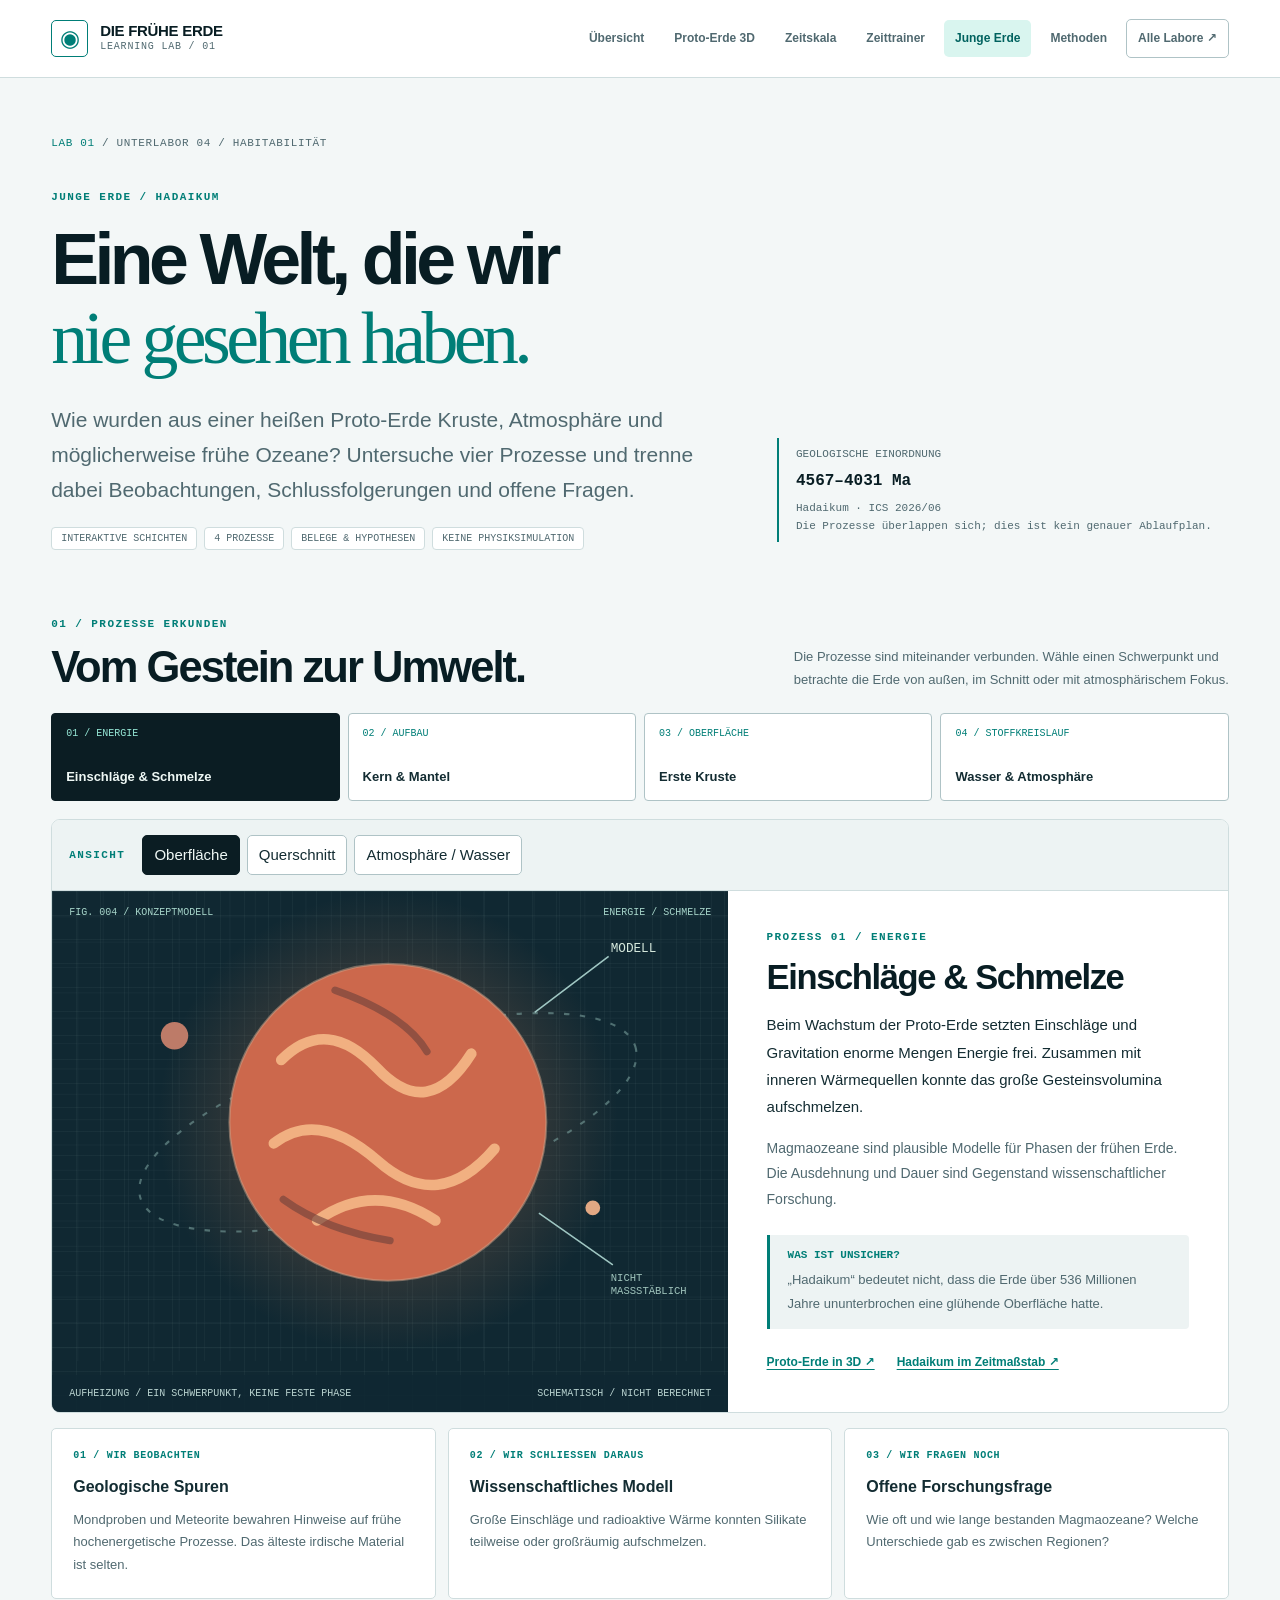
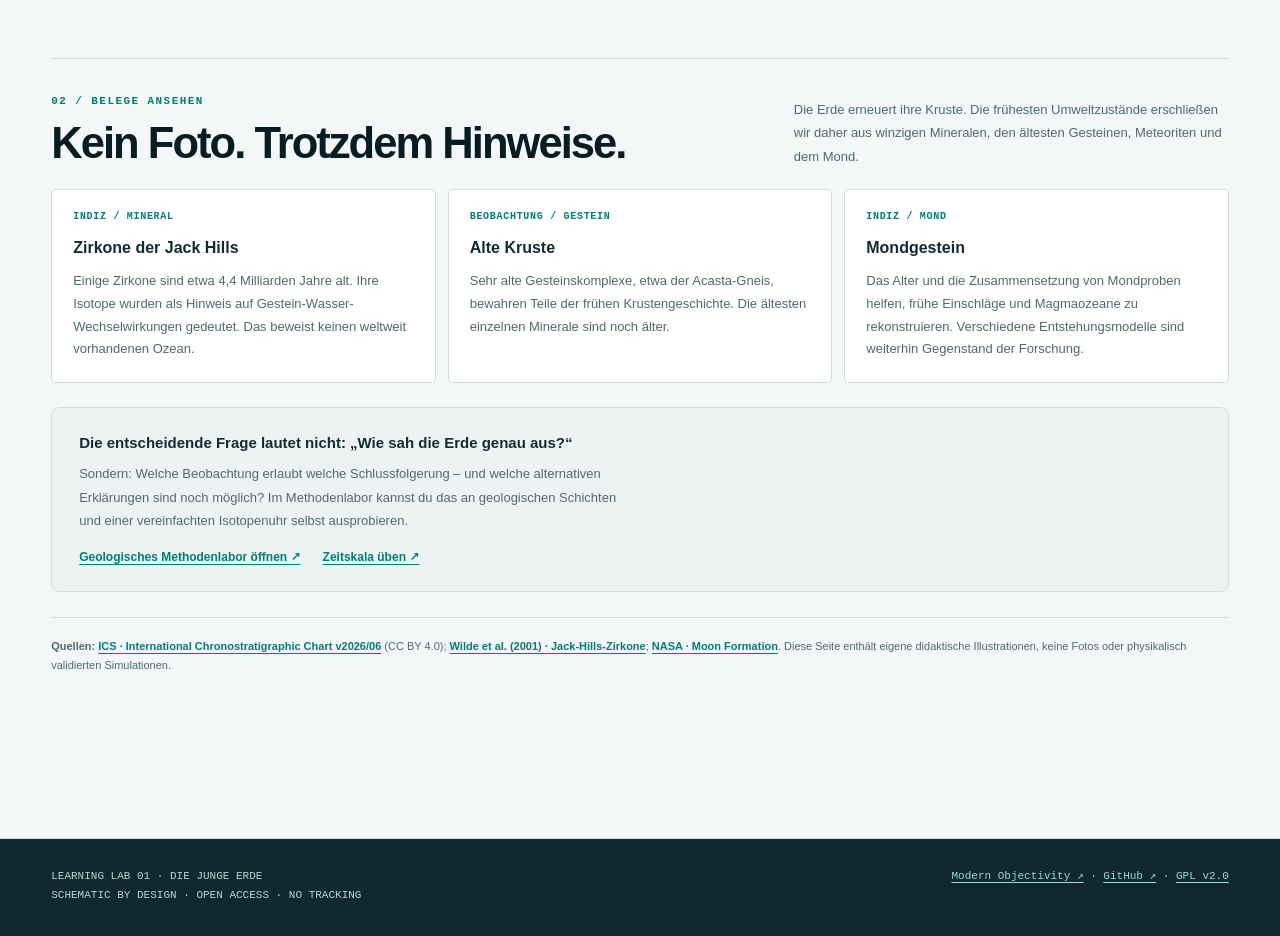
<file: 04_junge_erde.html>
<!doctype html>
<html lang="de">
<head>
<meta charset="utf-8"><meta name="viewport" content="width=device-width,initial-scale=1">
<meta name="theme-color" content="#f3f7f7">
<meta name="description" content="Die junge Erde: Kruste, Mantel, frühe Atmosphäre und Wasser interaktiv erkunden – mit wissenschaftlichen Belegen und klaren Modellgrenzen.">
<title>Die junge Erde – Learning Lab 01</title>
<link rel="stylesheet" href="modern-objectivity.css">
<link rel="stylesheet" href="earth-lab.css">
<link rel="stylesheet" href="earth-inquiry.css">
<script defer src="young-earth.js"></script>
</head>
<body class="earth-stage">
<a href="#main" class="earth-skip">Zum Inhalt springen</a>
<header class="earth-header"><div class="earth-wrap earth-header-inner">
<a href="index.html" class="earth-brand"><span class="earth-symbol" aria-hidden="true">◉</span><span class="earth-brand-name">DIE FRÜHE ERDE<small>LEARNING LAB / 01</small></span></a>
<nav class="earth-nav" aria-label="Labor-Navigation"><a href="index.html">Übersicht</a><a href="01_protoerde.html">Proto-Erde 3D</a><a href="02_zeitmassstab.html">Zeitskala</a><a href="03_zeittrainer.html">Zeittrainer</a><a href="04_junge_erde.html" aria-current="page">Junge Erde</a><a href="05_geologische_methoden.html">Methoden</a><a href="https://philippklinz.github.io/learning-labs/" class="earth-home-link">Alle Labore ↗</a></nav>
</div></header>
<main id="main" class="earth-wrap earth-page">
<div class="earth-crumb"><a href="index.html">LAB 01</a> / UNTERLABOR 04 / HABITABILITÄT</div>
<section class="inquiry-hero">
<div><div class="earth-overline">JUNGE ERDE / HADAIKUM</div>
<h1>Eine Welt, die wir<br><em>nie gesehen haben.</em></h1>
<p class="earth-lead">Wie wurden aus einer heißen Proto-Erde Kruste, Atmosphäre und möglicherweise frühe Ozeane? Untersuche vier Prozesse und trenne dabei Beobachtungen, Schlussfolgerungen und offene Fragen.</p>
<div class="inquiry-badges"><span>INTERAKTIVE SCHICHTEN</span><span>4 PROZESSE</span><span>BELEGE &amp; HYPOTHESEN</span><span>KEINE PHYSIKSIMULATION</span></div></div>
<aside class="inquiry-index"><span>GEOLOGISCHE EINORDNUNG</span><strong>4567–4031 Ma</strong><span>Hadaikum · ICS 2026/06</span><br><span>Die Prozesse überlappen sich; dies ist kein genauer Ablaufplan.</span></aside>
</section>
<section class="inquiry-section" aria-labelledby="process-heading">
<div class="inquiry-section-title"><div><div class="earth-overline">01 / PROZESSE ERKUNDEN</div><h2 id="process-heading">Vom Gestein zur Umwelt.</h2></div><p>Die Prozesse sind miteinander verbunden. Wähle einen Schwerpunkt und betrachte die Erde von außen, im Schnitt oder mit atmosphärischem Fokus.</p></div>
<div class="inquiry-process-nav" role="group" aria-label="Frühe Erdprozesse">
<button type="button" class="inquiry-choice" data-phase="0" aria-pressed="true"><span>01 / ENERGIE</span><b>Einschläge &amp; Schmelze</b></button>
<button type="button" class="inquiry-choice" data-phase="1" aria-pressed="false"><span>02 / AUFBAU</span><b>Kern &amp; Mantel</b></button>
<button type="button" class="inquiry-choice" data-phase="2" aria-pressed="false"><span>03 / OBERFLÄCHE</span><b>Erste Kruste</b></button>
<button type="button" class="inquiry-choice" data-phase="3" aria-pressed="false"><span>04 / STOFFKREISLAUF</span><b>Wasser &amp; Atmosphäre</b></button>
</div>
<div class="inquiry-panel">
<div class="inquiry-toolbar" role="group" aria-label="Erddarstellung wählen">
 <span class="earth-overline" style="align-self:center;margin-right:10px">ANSICHT</span>
 <button class="mo-btn mo-btn-sm" type="button" data-view="surface" aria-pressed="true">Oberfläche</button>
 <button class="mo-btn mo-btn-sm" type="button" data-view="section" aria-pressed="false">Querschnitt</button>
 <button class="mo-btn mo-btn-sm" type="button" data-view="atmosphere" aria-pressed="false">Atmosphäre / Wasser</button>
</div>
<div class="inquiry-layout">
 <div id="young-scene" class="inquiry-stage inquiry-scene" data-phase="0" data-view="surface" role="img" aria-label="Schematische Darstellung einer heißen frühen Erde; Ansichten und Prozesse werden über die Schaltflächen gesteuert.">
  <div class="inquiry-stage-meta"><span>FIG. 004 / KONZEPTMODELL</span><span id="young-visual-label">ENERGIE / SCHMELZE</span></div>
  <svg viewBox="0 0 640 445" aria-hidden="true" xmlns="http://www.w3.org/2000/svg">
    <defs>
      <radialGradient id="young-planet" cx="37%" cy="33%" r="72%"><stop offset="0%" stop-color="#ffd6a0"/><stop offset="36%" stop-color="#ce835d"/><stop offset="71%" stop-color="#9a5844"/><stop offset="100%" stop-color="#243a44"/></radialGradient>
      <radialGradient id="young-halo"><stop offset="30%" stop-color="#dd875a" stop-opacity=".3"/><stop offset="100%" stop-color="#dd875a" stop-opacity="0"/></radialGradient>
      <clipPath id="young-cut"><path d="M318 219 L458 68 A180 180 0 0 1 470 357 Z"/></clipPath>
      <pattern id="young-grid" width="24" height="24" patternUnits="userSpaceOnUse"><path d="M24 0H0V24" stroke="#b8ddd5" stroke-opacity=".07" fill="none"/></pattern>
    </defs>
    <rect width="640" height="445" fill="url(#young-grid)"/>
    <circle cx="318" cy="219" r="218" fill="url(#young-halo)"/>
    <ellipse cx="318" cy="219" rx="245" ry="78" transform="rotate(-17 318 219)" stroke="#799e9c" stroke-width="2" stroke-dasharray="5 10" fill="none" opacity=".6"/>
    <circle cx="318" cy="219" r="150" fill="url(#young-planet)" class="earth-core-body" stroke="#c9a38b" stroke-opacity=".5" stroke-width="2"/>
    <g data-layer="surface">
      <path d="M217 160q43-43 91 8t89-14M210 239q42-33 99 17t110-12M251 312q54-38 112 0" fill="none" stroke="#ffcc96" stroke-width="10" opacity=".72" stroke-linecap="round"/>
      <path d="M268 94q66 23 87 58M219 292q40 29 101 39" fill="none" stroke="#74443c" stroke-width="7" opacity=".65" stroke-linecap="round"/>
    </g>
    <g data-layer="section" clip-path="url(#young-cut)">
      <circle cx="318" cy="219" r="150" fill="#d9a58a"/>
      <circle cx="318" cy="219" r="137" fill="#a65f4d"/>
      <circle cx="318" cy="219" r="92" fill="#d78e58" stroke="#f5c091" stroke-width="2"/>
      <circle cx="318" cy="219" r="52" fill="#ffd4a0" stroke="#ffe6ba" stroke-width="2"/>
      <circle cx="318" cy="219" r="11" fill="#fff0bc"/>
    </g>
    <g data-layer="atmosphere">
      <circle cx="318" cy="219" r="161" fill="none" stroke="#91dbe4" stroke-width="14" opacity=".55"/>
      <circle cx="318" cy="219" r="177" fill="none" stroke="#75babc" stroke-width="3" stroke-dasharray="8 12" opacity=".8"/>
      <path d="M215 270q53 27 103 8t96-4M234 310q79 37 159-12" stroke="#7ae3ee" stroke-width="13" opacity=".77" fill="none" stroke-linecap="round"/>
      <path d="M195 178q51-30 119-4t111-10M210 142q54-26 111-10t95 3" stroke="#d8eced" stroke-width="7" opacity=".6" fill="none" stroke-linecap="round"/>
    </g>
    <circle cx="116" cy="137" r="13" fill="#bd7b68"/>
    <circle cx="512" cy="300" r="7" fill="#e2a883"/>
    <path d="M457 115l70-53M461 305l70 49" stroke="#9fc6c2" stroke-width="1.5" fill="none"/>
    <text x="529" y="58" class="diagram-label">MODELL</text>
    <text x="529" y="369" class="diagram-annotation">NICHT</text>
    <text x="529" y="382" class="diagram-annotation">MASSSTÄBLICH</text>
  </svg>
  <div class="inquiry-stage-foot"><span id="young-stage-foot">MODELLDARSTELLUNG · FRÜHE ERDE</span><span>SCHEMATISCH / NICHT BERECHNET</span></div>
 </div>
 <div class="inquiry-inspector">
  <div class="earth-overline" id="young-step-label">PROZESS 01 / ENERGIE</div>
  <h3 id="young-title">Einschläge &amp; Schmelze</h3>
  <p id="young-intro" class="main-description">Das Wachstum der Proto-Erde setzte Energie frei. Einschläge, Gravitation und radioaktive Wärmequellen konnten große Bereiche aufschmelzen.</p>
  <p id="young-subtitle">Eine Magmaozean-Phase kann mehrfach aufgetreten sein. Die Erde war nicht notwendigerweise während des gesamten Hadaikums ein glühender Ozean.</p>
  <div class="inquiry-uncertainty"><strong>WAS IST UNSICHER?</strong><p id="young-limit">Die räumliche Ausdehnung und Dauer solcher Schmelzphasen ist nicht direkt beobachtet.</p></div>
  <div class="inquiry-small-links"><a href="01_protoerde.html">Proto-Erde in 3D ↗</a><a href="02_zeitmassstab.html#unit=had">Hadaikum im Zeitmaßstab ↗</a></div>
 </div>
</div>
</div>
<div class="inquiry-info-grid" aria-label="Beobachtung, Schlussfolgerung und offene Forschungsfrage">
 <article class="inquiry-fact"><small>01 / WIR BEOBACHTEN</small><strong>Geologische Spuren</strong><p id="young-observed">Alte Minerale und extraterrestrisches Material bewahren indirekte Hinweise auf den frühen Wärmehaushalt.</p></article>
 <article class="inquiry-fact"><small>02 / WIR SCHLIESSEN DARAUS</small><strong>Wissenschaftliches Modell</strong><p id="young-interpreted">Energiereiche Wachstumsprozesse konnten umfangreiche Schmelzen erzeugen.</p></article>
 <article class="inquiry-fact"><small>03 / WIR FRAGEN NOCH</small><strong>Offene Forschungsfrage</strong><p id="young-open">Wann und wie oft bedeckten Magmaozeane größere Bereiche der Erde?</p></article>
</div>
</section>
<section class="inquiry-section" aria-labelledby="evidence-heading">
<div class="inquiry-section-title"><div><div class="earth-overline">02 / BELEGE ANSEHEN</div><h2 id="evidence-heading">Kein Foto. Trotzdem Hinweise.</h2></div><p>Die Erde erneuert ihre Kruste. Die frühesten Umweltzustände erschließen wir daher aus winzigen Mineralen, den ältesten Gesteinen, Meteoriten und dem Mond.</p></div>
<div class="inquiry-info-grid">
<article class="inquiry-fact"><small>INDIZ / MINERAL</small><strong>Zirkone der Jack Hills</strong><p>Einige Zirkone sind etwa 4,4 Milliarden Jahre alt. Ihre Isotope wurden als Hinweis auf Gestein-Wasser-Wechselwirkungen gedeutet. Das beweist keinen weltweit vorhandenen Ozean.</p></article>
<article class="inquiry-fact"><small>BEOBACHTUNG / GESTEIN</small><strong>Alte Kruste</strong><p>Sehr alte Gesteinskomplexe, etwa der Acasta-Gneis, bewahren Teile der frühen Krustengeschichte. Die ältesten einzelnen Minerale sind noch älter.</p></article>
<article class="inquiry-fact"><small>INDIZ / MOND</small><strong>Mondgestein</strong><p>Das Alter und die Zusammensetzung von Mondproben helfen, frühe Einschläge und Magmaozeane zu rekonstruieren. Verschiedene Entstehungsmodelle sind weiterhin Gegenstand der Forschung.</p></article>
</div>
<div class="inquiry-callout"><strong>Die entscheidende Frage lautet nicht: „Wie sah die Erde genau aus?“</strong><p>Sondern: Welche Beobachtung erlaubt welche Schlussfolgerung – und welche alternativen Erklärungen sind noch möglich? Im Methodenlabor kannst du das an geologischen Schichten und einer vereinfachten Isotopenuhr selbst ausprobieren.</p><div class="inquiry-small-links" style="margin-top:14px"><a href="05_geologische_methoden.html">Geologisches Methodenlabor öffnen ↗</a><a href="03_zeittrainer.html">Zeitskala üben ↗</a></div></div>
<div class="inquiry-source"><strong>Quellen:</strong> <a href="https://stratigraphy.org/chart/" target="_blank" rel="noopener noreferrer">ICS · International Chronostratigraphic Chart v2026/06</a> (CC BY 4.0); <a href="https://www.nature.com/articles/35051550" target="_blank" rel="noopener noreferrer">Wilde et al. (2001) · Jack-Hills-Zirkone</a>; <a href="https://science.nasa.gov/moon/formation/" target="_blank" rel="noopener noreferrer">NASA · Moon Formation</a>. Diese Seite enthält eigene didaktische Illustrationen, keine Fotos oder physikalisch validierten Simulationen.</div>
</section>
</main>
<footer class="earth-footer"><div class="earth-wrap earth-footer-inner"><span>LEARNING LAB 01 · DIE JUNGE ERDE<br>SCHEMATIC BY DESIGN · OPEN ACCESS · NO TRACKING</span><span><a href="https://philippklinz.github.io/modern-objectivity-style/">Modern Objectivity ↗</a> · <a href="https://github.com/philippklinz/lab-early-earth">GitHub ↗</a> · <a href="LICENSE">GPL v2.0</a></span></div></footer>
</body></html>
</file>
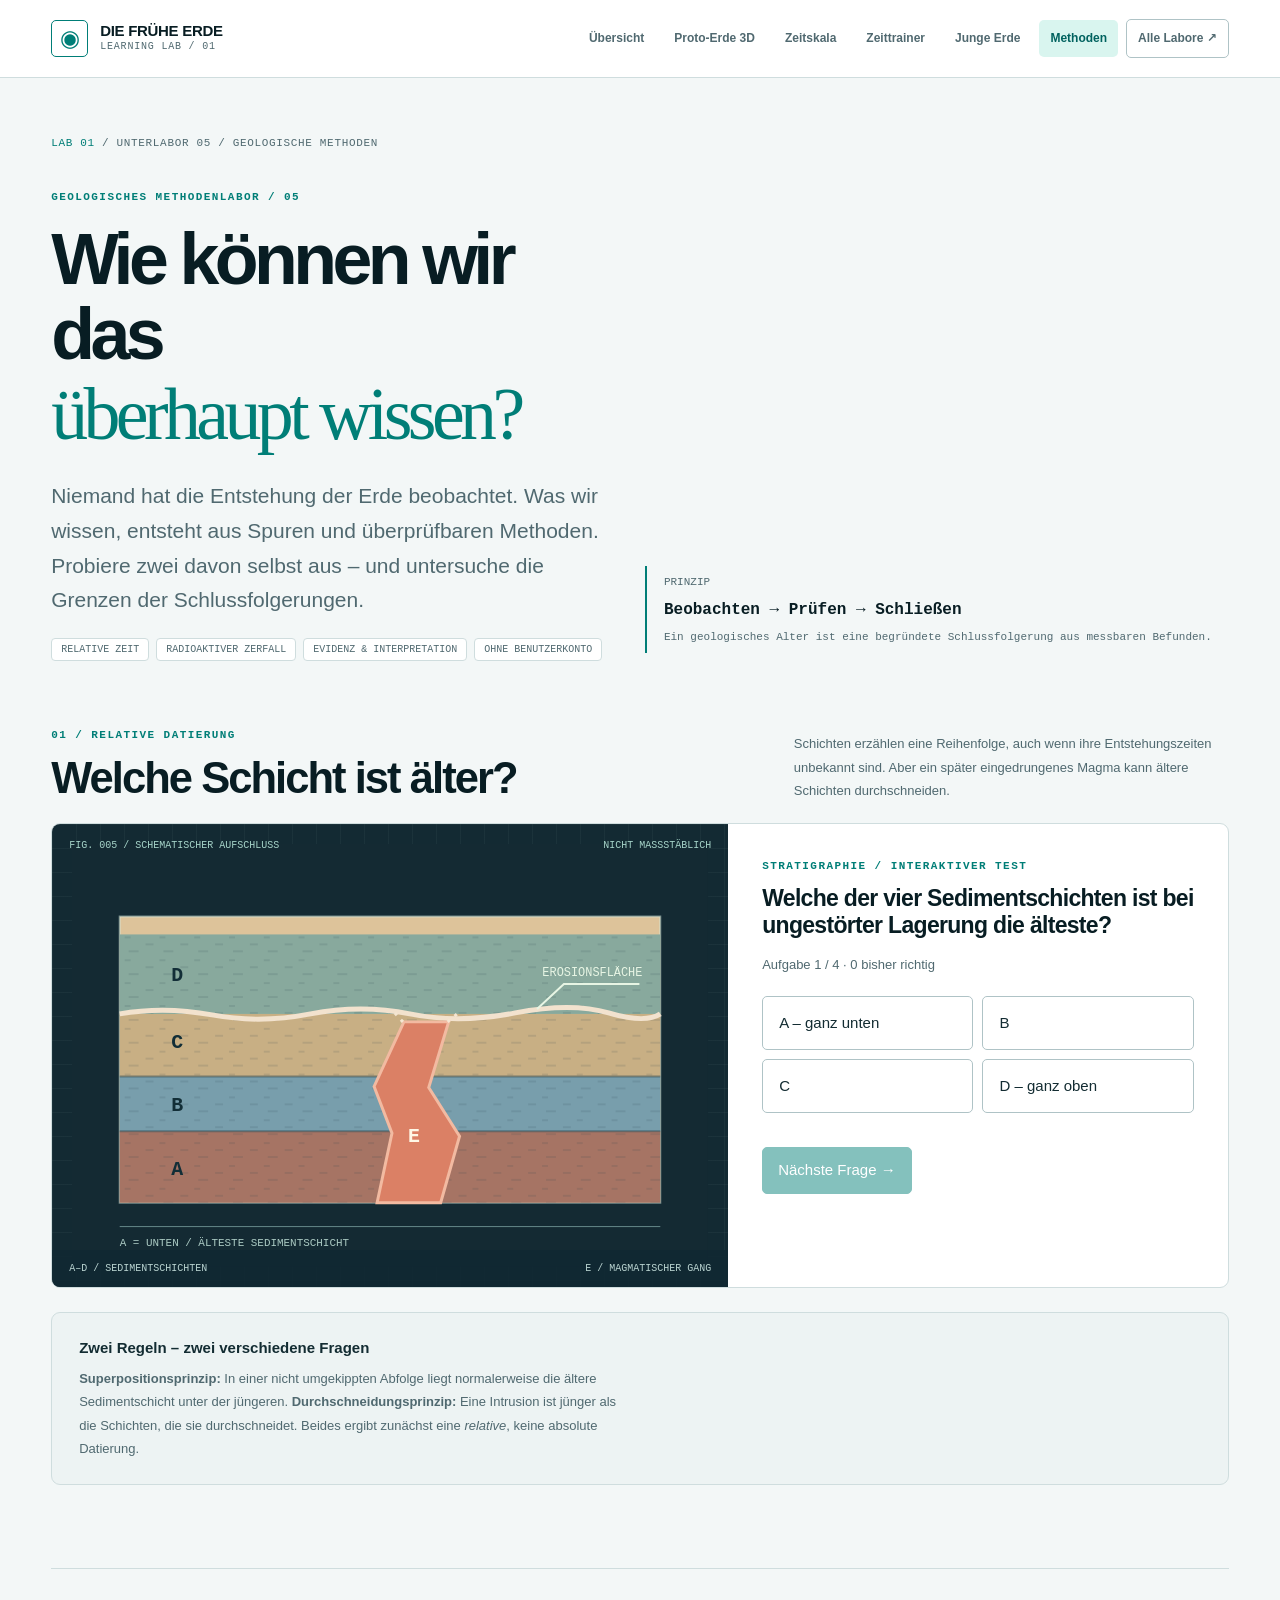
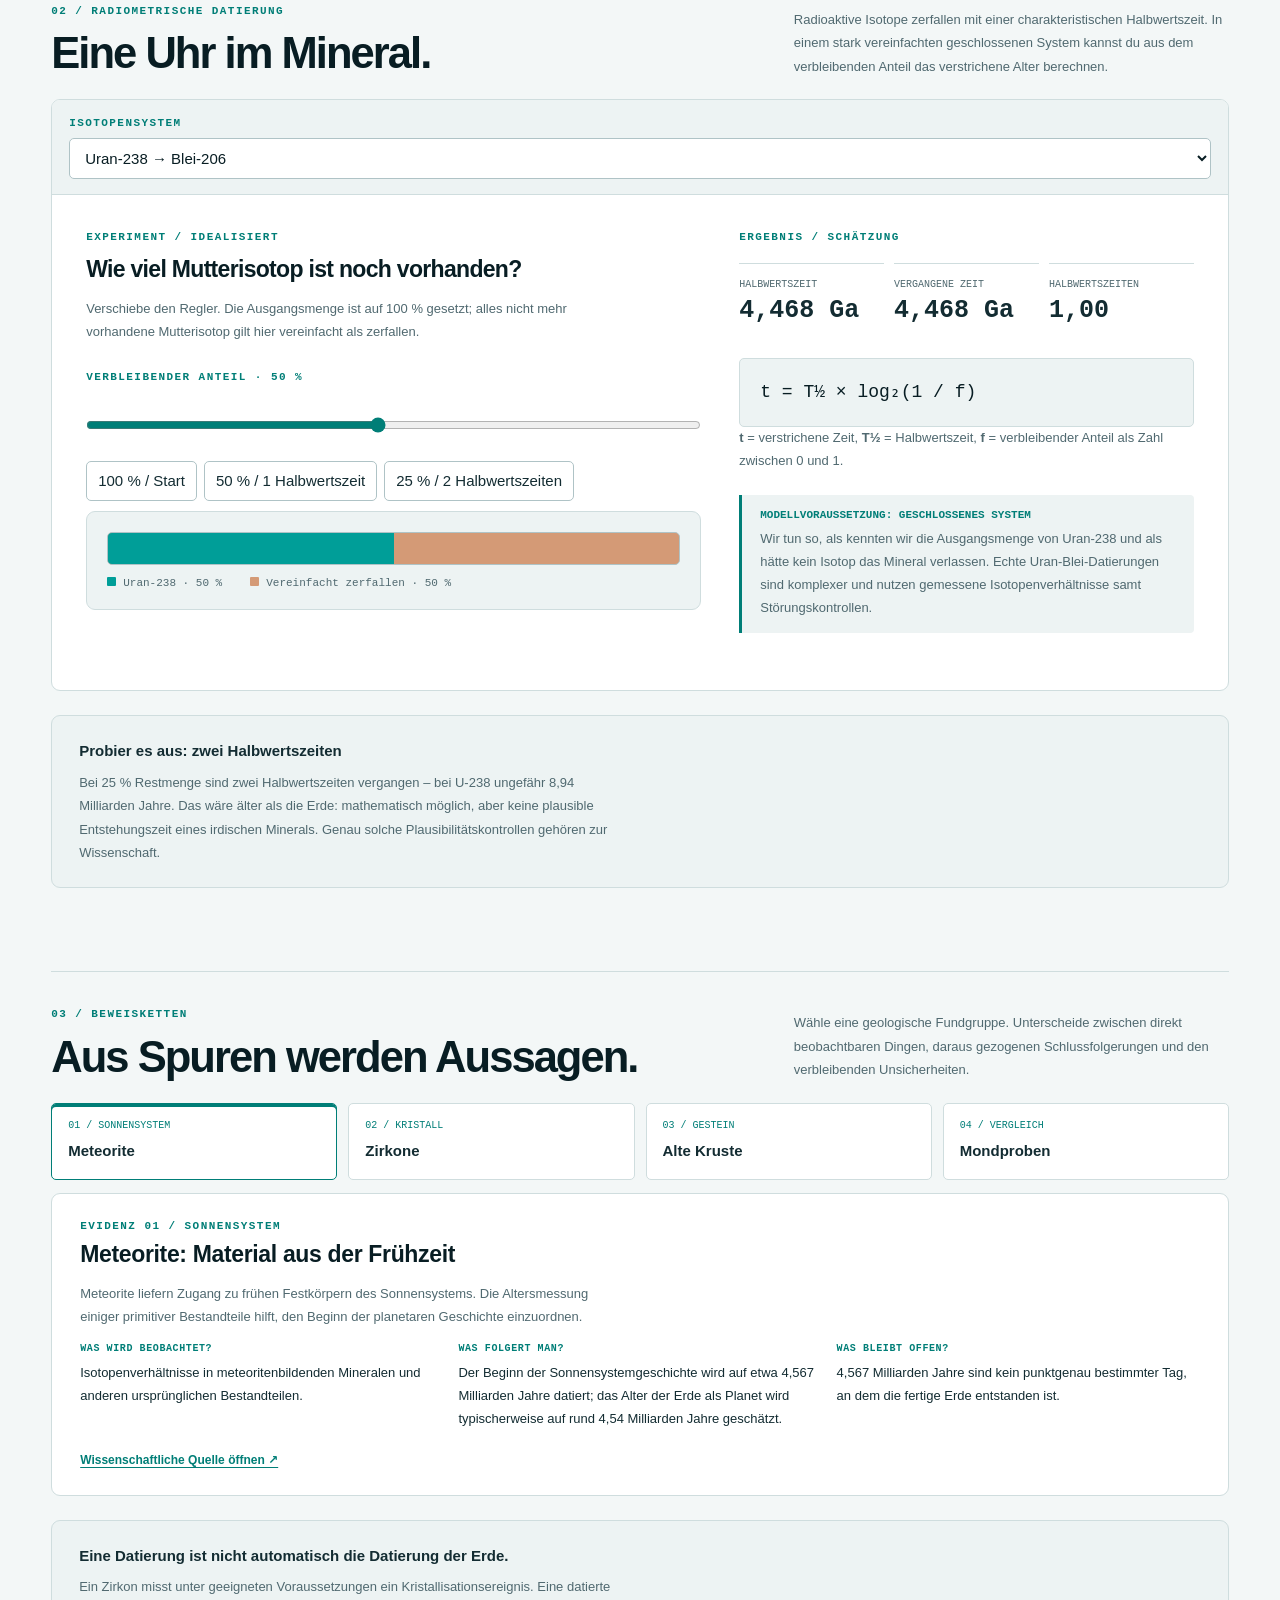
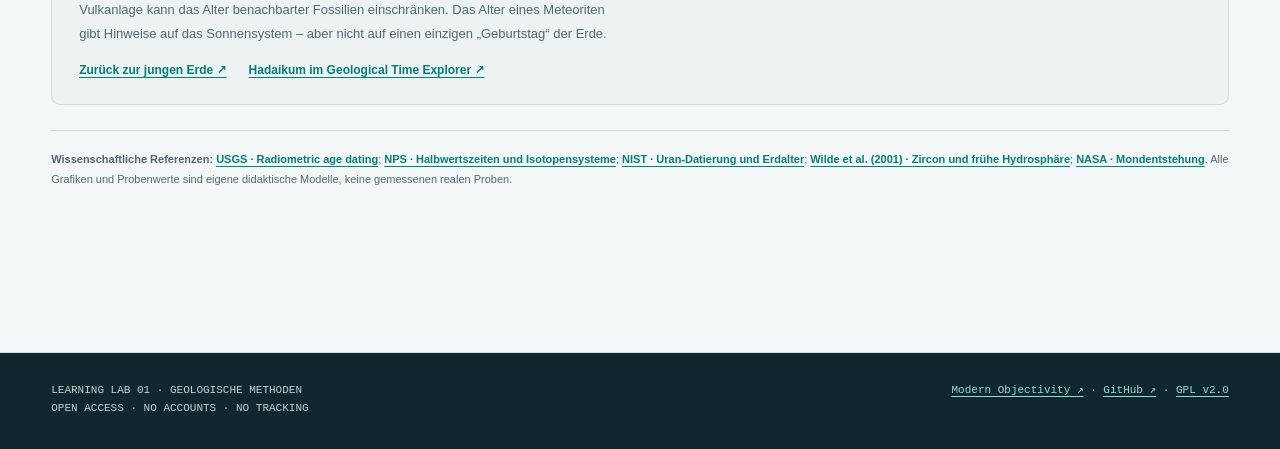
<file: 05_geologische_methoden.html>
<!doctype html>
<html lang="de">
<head>
<meta charset="utf-8"><meta name="viewport" content="width=device-width,initial-scale=1">
<meta name="theme-color" content="#f3f7f7">
<meta name="description" content="Geologische Methoden interaktiv verstehen: Stratigraphie, relative Altersabfolge, radiometrische Datierung, Halbwertszeit und Belege für die frühe Erde.">
<title>Wie wissen wir das? – Learning Lab 01</title>
<link rel="stylesheet" href="modern-objectivity.css">
<link rel="stylesheet" href="earth-lab.css">
<link rel="stylesheet" href="earth-inquiry.css">
<script defer src="geological-methods.js"></script>
</head>
<body class="earth-stage">
<a href="#main" class="earth-skip">Zum Inhalt springen</a>
<header class="earth-header"><div class="earth-wrap earth-header-inner">
<a href="index.html" class="earth-brand"><span class="earth-symbol" aria-hidden="true">◉</span><span class="earth-brand-name">DIE FRÜHE ERDE<small>LEARNING LAB / 01</small></span></a>
<nav class="earth-nav" aria-label="Labor-Navigation"><a href="index.html">Übersicht</a><a href="01_protoerde.html">Proto-Erde 3D</a><a href="02_zeitmassstab.html">Zeitskala</a><a href="03_zeittrainer.html">Zeittrainer</a><a href="04_junge_erde.html">Junge Erde</a><a href="05_geologische_methoden.html" aria-current="page">Methoden</a><a href="https://philippklinz.github.io/learning-labs/" class="earth-home-link">Alle Labore ↗</a></nav>
</div></header>
<main id="main" class="earth-wrap earth-page">
<div class="earth-crumb"><a href="index.html">LAB 01</a> / UNTERLABOR 05 / GEOLOGISCHE METHODEN</div>
<section class="inquiry-hero">
<div><div class="earth-overline">GEOLOGISCHES METHODENLABOR / 05</div>
<h1>Wie können wir das<br><em>überhaupt wissen?</em></h1>
<p class="earth-lead">Niemand hat die Entstehung der Erde beobachtet. Was wir wissen, entsteht aus Spuren und überprüfbaren Methoden. Probiere zwei davon selbst aus – und untersuche die Grenzen der Schlussfolgerungen.</p>
<div class="inquiry-badges"><span>RELATIVE ZEIT</span><span>RADIOAKTIVER ZERFALL</span><span>EVIDENZ &amp; INTERPRETATION</span><span>OHNE BENUTZERKONTO</span></div></div>
<aside class="inquiry-index"><span>PRINZIP</span><strong>Beobachten → Prüfen → Schließen</strong><span>Ein geologisches Alter ist eine begründete Schlussfolgerung aus messbaren Befunden.</span></aside>
</section>
<section class="inquiry-section" id="strata" aria-labelledby="strata-heading">
<div class="inquiry-section-title">
<div><div class="earth-overline">01 / RELATIVE DATIERUNG</div><h2 id="strata-heading">Welche Schicht ist älter?</h2></div>
<p>Schichten erzählen eine Reihenfolge, auch wenn ihre Entstehungszeiten unbekannt sind. Aber ein später eingedrungenes Magma kann ältere Schichten durchschneiden.</p>
</div>
<div class="inquiry-panel inquiry-layout">
<div class="inquiry-stage inquiry-strata">
 <div class="inquiry-stage-meta"><span>FIG. 005 / SCHEMATISCHER AUFSCHLUSS</span><span>NICHT MASSSTÄBLICH</span></div>
 <svg viewBox="0 0 640 425" xmlns="http://www.w3.org/2000/svg" role="img" aria-label="Schematischer Gesteinsaufschluss mit vier horizontalen Schichten A bis D, A unten und D oben. Ein magmatischer Gang E durchschneidet A, B und C, aber nicht D.">
 <defs><pattern id="strata-grain" width="35" height="23" patternUnits="userSpaceOnUse"><path d="M4 9h8m10 7h10M18 2h6" stroke="#244049" stroke-opacity=".32"/></pattern></defs>
 <rect width="640" height="425" fill="#142a33"/>
 <path d="M48 361V73H592V361Z" fill="#ddc39a" stroke="#d5eee4" stroke-opacity=".5" stroke-width="2"/>
 <rect x="48" y="289" width="544" height="72" fill="#a67464"/>
 <rect x="48" y="234" width="544" height="55" fill="#789eac"/>
 <rect x="48" y="171" width="544" height="63" fill="#c8af84"/>
 <rect x="48" y="91" width="544" height="80" fill="#88a99d"/>
 <rect x="48" y="91" width="544" height="270" fill="url(#strata-grain)" opacity=".75"/>
 <path d="M48 171Q93 163 141 172T240 171T340 171T446 170T540 170T592 171" fill="none" stroke="#f2e2ce" stroke-width="5"/>
 <path d="M48 234h544M48 289h544" stroke="#294651" stroke-opacity=".5" stroke-width="2"/>
 <!-- E intrudes older A/B/C, gets eroded, then D accumulates over the erosional surface. -->
 <path d="M307 361L322 291L304 244L334 179L379 179L359 245L390 294L371 361Z" fill="#db8065" stroke="#f2baa1" stroke-width="3"/>
 <path d="M333 179L322 167M378 179l12-10" stroke="#f4e6d2" stroke-width="3" stroke-dasharray="3 6"/>
 <g font-family="Liberation Mono,monospace" font-size="20" font-weight="bold" fill="#122e37">
  <text x="100" y="138">D</text><text x="100" y="205">C</text><text x="100" y="269">B</text><text x="100" y="333">A</text>
  <text x="344" y="300" fill="#fff7e6" text-anchor="middle">E</text>
 </g>
 <path d="M468 166L495 141L571 141" stroke="#e7f5e4" stroke-width="2" fill="none"/>
 <text x="574" y="133" text-anchor="end" font-family="monospace" font-size="12" fill="#e7f5e4">EROSIONSFLÄCHE</text>
 <path d="M48 385h544" stroke="#92bcba" stroke-opacity=".65"/>
 <text x="48" y="405" font-family="monospace" font-size="11" fill="#abcac3">A = UNTEN / ÄLTESTE SEDIMENTSCHICHT</text>
 </svg>
 <div class="inquiry-stage-foot"><span>A–D / SEDIMENTSCHICHTEN</span><span>E / MAGMATISCHER GANG</span></div>
</div>
<div class="inquiry-task">
<div class="earth-overline">STRATIGRAPHIE / INTERAKTIVER TEST</div>
<h3 id="strata-question">Welche Sedimentschicht ist bei ungestörter Lagerung die älteste?</h3>
<p id="strata-counter" class="earth-note">Aufgabe 1 / 4</p>
<div id="strata-answers" class="inquiry-answer-grid" role="group" aria-label="Antwort wählen">
 <button type="button" disabled>Aufgaben werden geladen</button>
</div>
<div id="strata-feedback" class="inquiry-feedback" role="status" aria-live="polite"></div>
<button type="button" id="strata-next" class="mo-btn mo-btn-primary inquiry-next" disabled>Nächste Frage →</button>
</div>
</div>
<div class="inquiry-callout"><strong>Zwei Regeln – zwei verschiedene Fragen</strong><p><b>Superpositionsprinzip:</b> In einer nicht umgekippten Abfolge liegt normalerweise die ältere Sedimentschicht unter der jüngeren. <b>Durchschneidungsprinzip:</b> Eine Intrusion ist jünger als die Schichten, die sie durchschneidet. Beides ergibt zunächst eine <em>relative</em>, keine absolute Datierung.</p></div>
</section>
<section class="inquiry-section" id="isotope" aria-labelledby="isotope-heading">
<div class="inquiry-section-title"><div><div class="earth-overline">02 / RADIOMETRISCHE DATIERUNG</div><h2 id="isotope-heading">Eine Uhr im Mineral.</h2></div><p>Radioaktive Isotope zerfallen mit einer charakteristischen Halbwertszeit. In einem stark vereinfachten geschlossenen System kannst du aus dem verbleibenden Anteil das verstrichene Alter berechnen.</p></div>
<div class="inquiry-panel">
<div class="inquiry-toolbar"><label for="isotope-select" class="earth-overline" style="align-self:center">ISOTOPENSYSTEM</label>
<select id="isotope-select" class="mo-select" aria-label="Uran-Isotop wählen"><option value="u238">Uran-238 → Blei-206</option><option value="u235">Uran-235 → Blei-207</option></select>
</div>
<div class="inquiry-task">
<div class="inquiry-layout" style="gap:clamp(20px,3vw,38px)">
<div>
<div class="earth-overline">EXPERIMENT / IDEALISIERT</div>
<h3>Wie viel Mutterisotop ist noch vorhanden?</h3>
<p>Verschiebe den Regler. Die Ausgangsmenge ist auf 100 % gesetzt; alles nicht mehr vorhandene Mutterisotop gilt hier vereinfacht als zerfallen.</p>
<label for="isotope-remaining" class="earth-overline" style="display:block;margin-top:25px">VERBLEIBENDER ANTEIL · <span id="isotope-remaining-label">50 %</span></label>
<input id="isotope-remaining" class="inquiry-range" type="range" min="5" max="100" step="1" value="50" aria-label="Verbleibendes Mutterisotop in Prozent">
<div class="inquiry-toolbar" style="background:transparent;padding:10px 0;border-bottom:0">
<button type="button" class="mo-btn mo-btn-sm" data-frac="100">100 % / Start</button>
<button type="button" class="mo-btn mo-btn-sm" data-frac="50">50 % / 1 Halbwertszeit</button>
<button type="button" class="mo-btn mo-btn-sm" data-frac="25">25 % / 2 Halbwertszeiten</button>
</div>
<div class="inquiry-isotope-graphic">
<div class="inquiry-isotope-track" role="img" id="isotope-bars" aria-label="50 Prozent Mutterisotop und 50 Prozent vereinfacht entstandenes Tochterisotop">
<div id="isotope-parent-bar" class="parent" style="width:50%"></div></div>
<div class="inquiry-isotope-legend"><span id="isotope-parent-legend">Mutterisotop · 50 %</span><span class="daughter" id="isotope-daughter-legend">Zerfallen · 50 %</span></div>
</div>
</div>
<div>
<div class="earth-overline">ERGEBNIS / SCHÄTZUNG</div>
<div class="inquiry-metrics">
<div class="inquiry-metric"><span>HALBWERTSZEIT</span><strong id="isotope-half">4,468 Ga</strong></div>
<div class="inquiry-metric"><span>VERGANGENE ZEIT</span><strong id="isotope-age" aria-live="polite">4,468 Ga</strong></div>
<div class="inquiry-metric"><span>HALBWERTSZEITEN</span><strong id="isotope-cycles">1,00</strong></div>
</div>
<div class="inquiry-equation" aria-label="Formel für den radioaktiven Zerfall">t = T½ × log₂(1 / f)</div>
<p><b>t</b> = verstrichene Zeit, <b>T½</b> = Halbwertszeit, <b>f</b> = verbleibender Anteil als Zahl zwischen 0 und 1.</p>
<div id="isotope-warning" class="inquiry-uncertainty" role="status" aria-live="polite"><strong>WICHTIGE VORAUSSETZUNG</strong><p>Die Formel setzt ein geschlossenes System und einen bekannten Ausgangszustand voraus. Reale U-Pb-Datierungen berücksichtigen Tochterisotope, Anfangszusammensetzung, Verluste und mögliche Störungen.</p></div>
</div>
</div>
</div>
</div>
<div class="inquiry-callout"><strong>Probier es aus: zwei Halbwertszeiten</strong><p>Bei 25 % Restmenge sind zwei Halbwertszeiten vergangen – bei U-238 ungefähr 8,94 Milliarden Jahre. Das wäre älter als die Erde: mathematisch möglich, aber keine plausible Entstehungszeit eines irdischen Minerals. Genau solche Plausibilitätskontrollen gehören zur Wissenschaft.</p></div>
</section>
<section class="inquiry-section" id="evidence" aria-labelledby="evidence-heading">
<div class="inquiry-section-title"><div><div class="earth-overline">03 / BEWEISKETTEN</div><h2 id="evidence-heading">Aus Spuren werden Aussagen.</h2></div><p>Wähle eine geologische Fundgruppe. Unterscheide zwischen direkt beobachtbaren Dingen, daraus gezogenen Schlussfolgerungen und den verbleibenden Unsicherheiten.</p></div>
<div id="evidence-options" class="inquiry-evidence" role="group" aria-label="Geologische Beleggruppen">
<button type="button" data-evidence="meteorite" aria-pressed="true"><span>01 / SONNENSYSTEM</span><strong>Meteorite</strong></button>
<button type="button" data-evidence="zircon" aria-pressed="false"><span>02 / KRISTALL</span><strong>Zirkone</strong></button>
<button type="button" data-evidence="rock" aria-pressed="false"><span>03 / GESTEIN</span><strong>Alte Kruste</strong></button>
<button type="button" data-evidence="moon" aria-pressed="false"><span>04 / VERGLEICH</span><strong>Mondproben</strong></button>
</div>
<div class="inquiry-evidence-detail" aria-live="polite">
<div class="earth-overline" id="evidence-label">EVIDENZ 01 / SONNENSYSTEM</div>
<h3 id="evidence-title">Meteorite: Material aus der Frühzeit</h3>
<p id="evidence-description">Meteorite bewahren Material aus dem jungen Sonnensystem. Radiometrische Datierungen helfen, dessen Entstehungszeit einzugrenzen.</p>
<dl>
<div><dt>WAS WIRD BEOBACHTET?</dt><dd id="evidence-observed">Isotopenverhältnisse in Meteoritenmaterial.</dd></div>
<div><dt>WAS FOLGERT MAN?</dt><dd id="evidence-inferred">Frühes Festkörpermaterial ist etwa 4,567 Milliarden Jahre alt.</dd></div>
<div><dt>WAS BLEIBT OFFEN?</dt><dd id="evidence-caveat">Das ist nicht der exakte Zeitpunkt einer fertig entstandenen Erde.</dd></div>
</dl>
<div class="inquiry-small-links" style="margin-top:19px"><a id="evidence-link" href="https://www.nist.gov/how-do-you-measure-it/how-do-you-know-age-fossils-and-other-old-things" target="_blank" rel="noopener noreferrer">Wissenschaftliche Quelle öffnen ↗</a></div>
</div>
<div class="inquiry-callout"><strong>Eine Datierung ist nicht automatisch die Datierung der Erde.</strong><p>Ein Zirkon misst unter geeigneten Voraussetzungen ein Kristallisationsereignis. Eine datierte Vulkanlage kann das Alter benachbarter Fossilien einschränken. Das Alter eines Meteoriten gibt Hinweise auf das Sonnensystem – aber nicht auf einen einzigen „Geburtstag“ der Erde.</p><div class="inquiry-small-links" style="margin-top:15px"><a href="04_junge_erde.html">Zurück zur jungen Erde ↗</a><a href="02_zeitmassstab.html#unit=had">Hadaikum im Geological Time Explorer ↗</a></div></div>
<div class="inquiry-source"><strong>Wissenschaftliche Referenzen:</strong> <a href="https://www.usgs.gov/educational-resources/geologic-age-using-radioactive-decay-determine-geologic-age" target="_blank" rel="noopener noreferrer">USGS · Radiometric age dating</a>; <a href="https://www.nps.gov/subjects/geology/radiometric-age-dating.htm" target="_blank" rel="noopener noreferrer">NPS · Halbwertszeiten und Isotopensysteme</a>; <a href="https://www.nist.gov/how-do-you-measure-it/how-do-you-know-age-fossils-and-other-old-things" target="_blank" rel="noopener noreferrer">NIST · Uran-Datierung und Erdalter</a>; <a href="https://www.nature.com/articles/35051550" target="_blank" rel="noopener noreferrer">Wilde et al. (2001) · Zircon und frühe Hydrosphäre</a>; <a href="https://science.nasa.gov/moon/formation/" target="_blank" rel="noopener noreferrer">NASA · Mondentstehung</a>. Alle Grafiken und Probenwerte sind eigene didaktische Modelle, keine gemessenen realen Proben.</div>
</section>
</main>
<footer class="earth-footer"><div class="earth-wrap earth-footer-inner"><span>LEARNING LAB 01 · GEOLOGISCHE METHODEN<br>OPEN ACCESS · NO ACCOUNTS · NO TRACKING</span><span><a href="https://philippklinz.github.io/modern-objectivity-style/">Modern Objectivity ↗</a> · <a href="https://github.com/philippklinz/lab-early-earth">GitHub ↗</a> · <a href="LICENSE">GPL v2.0</a></span></div></footer>
</body></html>
</file>
<file: modern-objectivity.css>
/*
Modern Objectivity — Laboratory Style Kit v0.1
GPL-2.0-only • practical reference implementation, not a universal brand.
Semantic tokens are intentionally overridable for each laboratory stage.
*/
:root {
  color-scheme: light;
  --mo-font: "Liberation Sans", "DejaVu Sans", Arial, sans-serif;
  --mo-mono: "Liberation Mono", "DejaVu Sans Mono", Consolas, monospace;
  --mo-serif: "Liberation Serif", Georgia, serif;
  --mo-bg: #f3f7f7;
  --mo-surface: #ffffff;
  --mo-surface-2: #edf3f3;
  --mo-surface-3: #e3eded;
  --mo-text: #132c32;
  --mo-text-strong: #081d23;
  --mo-muted: #506970;
  --mo-border: #cfddde;
  --mo-border-strong: #afc3c6;
  --mo-accent: #007e77;
  --mo-accent-active: #00625f;
  --mo-accent-light: #d9f5ef;
  --mo-accent-glow: #13d4b8;
  --mo-focus: #0b9fbe;
  --mo-danger: #b83d42;
  --mo-danger-bg: #fff0f0;
  --mo-warning: #986213;
  --mo-warning-bg: #fff4dd;
  --mo-ok: #147b58;
  --mo-ok-bg: #e1f6eb;
  --mo-info: #285f9c;
  --mo-info-bg: #e9f3fc;
  --mo-rail: #0b1d23;
  --mo-rail-text: #e0f2f2;
  --mo-rail-muted: #94b0b5;
  --mo-shadow: 0 14px 40px rgba(12, 45, 50, .07);
  --mo-radius: 9px;
  --mo-radius-sm: 5px;
  --mo-space-1: 4px;
  --mo-space-2: 8px;
  --mo-space-3: 12px;
  --mo-space-4: 16px;
  --mo-space-5: 20px;
  --mo-space-6: 24px;
  --mo-space-8: 32px;
  --mo-space-10: 40px;
  --mo-space-12: 48px;
  --mo-page-width: 1280px;
}
[data-theme="dark"] {
  color-scheme: dark;
  --mo-bg: #08191e;
  --mo-surface: #10272d;
  --mo-surface-2: #162f35;
  --mo-surface-3: #1e3a42;
  --mo-text: #d7e8e9;
  --mo-text-strong: #f4fbfa;
  --mo-muted: #a2bac0;
  --mo-border: #2a4a52;
  --mo-border-strong: #41616b;
  --mo-accent: #49d9c6;
  --mo-accent-active: #82eee0;
  --mo-accent-light: #16443f;
  --mo-accent-glow: #5ef6dd;
  --mo-focus: #81d8ff;
  --mo-danger: #ff949b;
  --mo-danger-bg: #3c252a;
  --mo-warning: #f5ca75;
  --mo-warning-bg: #3c321f;
  --mo-ok: #7ee6b8;
  --mo-ok-bg: #173d34;
  --mo-info: #9ccaff;
  --mo-info-bg: #20354d;
  --mo-shadow: 0 16px 44px rgba(0, 0, 0, .18);
}
*, *::before, *::after { box-sizing: border-box; }
html { scroll-behavior: smooth; scroll-padding-top: 24px; }
body { margin: 0; background: var(--mo-bg); color: var(--mo-text); font: 400 15px/1.62 var(--mo-font); -webkit-font-smoothing: antialiased; }
button, input, textarea, select { font: inherit; }
button { cursor: pointer; }
a { color: var(--mo-accent); text-underline-offset: 3px; }
a:hover { color: var(--mo-accent-active); }
:focus-visible { outline: 3px solid var(--mo-focus) !important; outline-offset: 3px; }
::selection { background: var(--mo-accent); color: #fff; }
h1,h2,h3,h4,p,figure { margin-top: 0; }
h1,h2,h3,h4 { color: var(--mo-text-strong); line-height: 1.18; letter-spacing: -.028em; }
h1 { font-size: clamp(2.4rem, 5vw, 4.8rem); font-weight: 650; }
h2 { font-size: clamp(1.6rem, 2.5vw, 2.6rem); font-weight: 650; }
h3 { font-size: 1.12rem; letter-spacing: -.015em; }
p { max-width: 75ch; }
small, .mo-small { font-size: .81rem; }
.mo-mono, code, pre, kbd { font-family: var(--mo-mono); font-variant-numeric: tabular-nums; }
code { font-size: .89em; }
.mo-tabular { font-variant-numeric: tabular-nums; font-feature-settings: "tnum"; }
.mo-muted { color: var(--mo-muted); }
.mo-eyebrow, .mo-kicker { display:block; font: 700 11px/1.5 var(--mo-mono); text-transform: uppercase; letter-spacing: .13em; color: var(--mo-accent); }
.mo-kicker { margin-bottom: 12px; }
.mo-lead { font-size: clamp(1.05rem, 1.6vw, 1.3rem); line-height: 1.65; color: var(--mo-muted); max-width: 69ch; }
.mo-strong { font-weight: 700; }
.mo-rule { border: 0; border-top: 1px solid var(--mo-border); margin: 28px 0; }
.mo-sr-only { position: absolute!important; width:1px!important; height:1px!important; overflow:hidden!important; clip:rect(0,0,0,0)!important; white-space:nowrap!important; }

/* Shell / page */
.mo-shell { display:grid; grid-template-columns: 254px minmax(0,1fr); min-height:100vh; }
.mo-sidebar { background: var(--mo-rail); color: var(--mo-rail-text); padding: 28px 18px; min-width:0; position:sticky; top:0; height:100vh; overflow-y:auto; display:flex; flex-direction:column; gap:28px; }
.mo-brand { display:flex; align-items:center; gap:12px; text-decoration:none; color:var(--mo-rail-text); line-height:1.2; font-weight:700; letter-spacing:.01em; font-size:14px; }
.mo-brand:hover { color:var(--mo-rail-text); }
.mo-brand-mark { width:35px; height:35px; flex:none; display:grid; place-items:center; color:#71eedb; background:linear-gradient(135deg,#123f40,#0b232a); border:1px solid #39746f; border-radius:8px; font:700 18px var(--mo-mono); }
.mo-brand small { display:block; margin-top:3px; color:var(--mo-rail-muted); font:400 10px var(--mo-mono); letter-spacing:.08em; text-transform:uppercase; }
.mo-nav-group { margin-bottom:17px; }
.mo-nav-title { font:700 10px/1.5 var(--mo-mono); color:#7ca5a8; text-transform:uppercase; letter-spacing:.15em; padding:0 12px; margin-bottom:7px; }
.mo-nav { display:grid; gap:3px; }
.mo-nav a { display:flex; align-items:center; justify-content:space-between; gap:8px; padding:9px 12px; border-radius:6px; color:var(--mo-rail-muted); text-decoration:none; font-size:13px; transition:background .15s,color .15s; }
.mo-nav a:hover,.mo-nav a[aria-current="page"],.mo-nav a.is-active { color:#f0ffff; background:#18363c; }
.mo-nav a[aria-current="page"]::after,.mo-nav a.is-active::after { content:""; width:5px; height:5px; border-radius:50%; background:#5ae6ce; }
.mo-sidebar-foot { margin-top:auto; padding:15px 12px 0; border-top:1px solid #2d4b50; color:var(--mo-rail-muted); font:11px/1.6 var(--mo-mono); }
.mo-main { min-width:0; }
.mo-topbar { display:flex; justify-content:space-between; align-items:center; gap:16px; min-height:68px; border-bottom:1px solid var(--mo-border); padding:14px clamp(22px,4vw,56px); background:var(--mo-surface); }
.mo-topbar-path { font:12px var(--mo-mono); color:var(--mo-muted); word-break:break-word; }
.mo-topbar-path strong { color:var(--mo-text-strong); font-weight:700; }
.mo-topbar-actions { display:flex; gap:9px; align-items:center; flex-wrap:wrap; }
.mo-content { width:min(100%, var(--mo-page-width)); margin:0 auto; padding:38px clamp(20px,4vw,56px) 90px; }
.mo-section { padding-top:46px; padding-bottom:46px; border-bottom:1px solid var(--mo-border); }
.mo-section-head { display:flex; justify-content:space-between; align-items:end; gap:22px; margin-bottom:25px; }
.mo-section-head h2 { margin:0 0 7px; }
.mo-section-head p { margin:0; color:var(--mo-muted); }
.mo-hero { position:relative; isolation:isolate; overflow:hidden; background:#0b2229; border-radius:14px; padding:clamp(30px,6vw,74px); color:#e5f6f4; min-height:385px; display:flex; flex-direction:column; justify-content:center; margin-bottom:12px; }
.mo-hero::before { content:""; position:absolute; inset:0; z-index:-2; background-image:linear-gradient(rgba(111,199,192,.06) 1px,transparent 1px),linear-gradient(90deg,rgba(111,199,192,.06) 1px,transparent 1px); background-size:32px 32px; mask-image:linear-gradient(to left,black,transparent 80%); }
.mo-hero::after { content:""; position:absolute; right:-110px; top:-125px; width:490px; aspect-ratio:1; z-index:-1; background:radial-gradient(circle at 45% 45%,transparent 18%,rgba(48,235,199,.46) 18.3%,transparent 18.8%,transparent 31%,rgba(48,235,199,.24) 31.3%,transparent 31.8%,transparent 49%,rgba(48,235,199,.14) 49.3%,transparent 49.8%); transform:rotate(-18deg); }
.mo-hero h1 { color:#fff; max-width:720px; margin:18px 0 18px; letter-spacing:-.055em; }
.mo-hero p { color:#b1d3d5; font-size:18px; max-width:590px; }
.mo-hero .mo-eyebrow { color:#64e8d1; }
.mo-hero-actions { display:flex; gap:10px; flex-wrap:wrap; margin-top:17px; }

/* Layout */
.mo-grid { display:grid; gap:16px; }
.mo-grid-2 { grid-template-columns:repeat(2,minmax(0,1fr)); }
.mo-grid-3 { grid-template-columns:repeat(3,minmax(0,1fr)); }
.mo-grid-4 { grid-template-columns:repeat(4,minmax(0,1fr)); }
.mo-flex { display:flex; align-items:center; gap:12px; }
.mo-between { display:flex; align-items:center; justify-content:space-between; gap:12px; }
.mo-wrap { flex-wrap:wrap; }
.mo-stack { display:grid; gap:14px; }
.mo-panel, .mo-card { background:var(--mo-surface); border:1px solid var(--mo-border); border-radius:var(--mo-radius); }
.mo-panel { padding:24px; }
.mo-card { padding:22px; box-shadow:var(--mo-shadow); }
.mo-card-head { display:flex; justify-content:space-between; align-items:center; gap:12px; margin-bottom:15px; }
.mo-card-head h3 { margin:0; }
.mo-stat { display:flex; flex-direction:column; gap:5px; min-width:0; }
.mo-stat-value { font:650 clamp(1.6rem,2.6vw,2.4rem)/1.13 var(--mo-mono); color:var(--mo-text-strong); letter-spacing:-.055em; }
.mo-stat-label { font-size:12px; color:var(--mo-muted); }
.mo-stat-foot { font:11px var(--mo-mono); color:var(--mo-accent); margin-top:8px; }

/* Controls */
.mo-btn { display:inline-flex; align-items:center; justify-content:center; gap:8px; appearance:none; padding:10px 15px; min-height:39px; color:var(--mo-text); background:var(--mo-surface); border:1px solid var(--mo-border-strong); border-radius:var(--mo-radius-sm); font:700 12px/1.3 var(--mo-font); text-decoration:none; transition:background .13s,border-color .13s,transform .13s; white-space:nowrap; }
.mo-btn:hover { background:var(--mo-surface-2); color:var(--mo-text-strong); border-color:var(--mo-accent); }
.mo-btn:active { transform:translateY(1px); }
.mo-btn:disabled { opacity:.48; cursor:not-allowed; transform:none; }
.mo-btn-primary { color:#fff; background:#007e77; border-color:#007e77; }
.mo-btn-primary:hover { color:#fff; background:#00635e; border-color:#00635e; }
.mo-btn-quiet { background:transparent; border-color:transparent; }
.mo-btn-quiet:hover { background:var(--mo-surface-2); }
.mo-btn-danger { color:var(--mo-danger); border-color:var(--mo-danger); }
.mo-btn-sm { min-height:32px; padding:7px 11px; font-size:11px; }
.mo-btn-lg { min-height:47px; padding:12px 21px; }
.mo-btn-on-dark { background:#1a494a; color:#e9fffc; border-color:#3d817b; }
.mo-btn-on-dark:hover { background:#23605f; border-color:#69d7ca; color:#fff; }
.mo-field { display:grid; gap:7px; min-width:0; }
.mo-field-label { font-size:12px; font-weight:700; color:var(--mo-text-strong); }
.mo-field-help { font-size:11px; color:var(--mo-muted); }
.mo-input,.mo-select,.mo-textarea { width:100%; min-height:41px; border:1px solid var(--mo-border-strong); border-radius:var(--mo-radius-sm); background:var(--mo-surface); color:var(--mo-text-strong); padding:9px 11px; outline:none; }
.mo-input::placeholder,.mo-textarea::placeholder { color:var(--mo-muted); opacity:.85; }
.mo-input:focus,.mo-select:focus,.mo-textarea:focus { border-color:var(--mo-accent); box-shadow:0 0 0 3px var(--mo-accent-light); }
.mo-input:disabled,.mo-select:disabled { opacity:.55; }
.mo-input[aria-invalid="true"] { border-color:var(--mo-danger); }
.mo-textarea { min-height:106px; resize:vertical; }
.mo-check { display:inline-flex; align-items:center; gap:9px; color:var(--mo-text); font-size:13px; cursor:pointer; }
.mo-check input { accent-color:var(--mo-accent); width:17px; height:17px; }
.mo-range { width:100%; accent-color:var(--mo-accent); cursor:pointer; }
.mo-switch { display:inline-flex; align-items:center; gap:10px; font-size:12px; cursor:pointer; }
.mo-switch input { appearance:none; width:38px; height:22px; border-radius:30px; border:1px solid var(--mo-border-strong); background:var(--mo-surface-3); position:relative; transition:background .15s; }
.mo-switch input::after { content:""; width:16px; height:16px; top:2px; left:2px; border-radius:50%; position:absolute; background:var(--mo-muted); transition:transform .15s, background .15s; }
.mo-switch input:checked { background:var(--mo-accent); border-color:var(--mo-accent); }
.mo-switch input:checked::after { transform:translateX(16px); background:#fff; }
.mo-switch input:focus-visible { outline:3px solid var(--mo-focus); outline-offset:2px; }

/* Status, notes, progress */
.mo-badge { display:inline-flex; gap:7px; align-items:center; min-height:23px; padding:2px 8px; font:700 10px/1.4 var(--mo-mono); text-transform:uppercase; letter-spacing:.045em; border:1px solid var(--mo-border); border-radius:4px; color:var(--mo-muted); background:var(--mo-surface-2); }
.mo-badge::before { content:""; width:6px; height:6px; border-radius:50%; background:currentColor; }
.mo-badge-success { color:var(--mo-ok); border-color:color-mix(in srgb,var(--mo-ok) 25%,var(--mo-border)); background:var(--mo-ok-bg); }
.mo-badge-warning { color:var(--mo-warning); border-color:color-mix(in srgb,var(--mo-warning) 25%,var(--mo-border)); background:var(--mo-warning-bg); }
.mo-badge-danger { color:var(--mo-danger); border-color:color-mix(in srgb,var(--mo-danger) 25%,var(--mo-border)); background:var(--mo-danger-bg); }
.mo-badge-info { color:var(--mo-info); border-color:color-mix(in srgb,var(--mo-info) 25%,var(--mo-border)); background:var(--mo-info-bg); }
.mo-note { display:flex; align-items:flex-start; gap:13px; padding:14px 16px; border-left:3px solid var(--mo-accent); background:var(--mo-accent-light); color:var(--mo-text); border-radius:0 var(--mo-radius-sm) var(--mo-radius-sm) 0; font-size:13px; }
.mo-note-warning { border-color:var(--mo-warning); background:var(--mo-warning-bg); }
.mo-note-danger { border-color:var(--mo-danger); background:var(--mo-danger-bg); }
.mo-progress { height:6px; width:100%; overflow:hidden; border-radius:10px; background:var(--mo-surface-3); }
.mo-progress > span { display:block; height:100%; border-radius:10px; background:var(--mo-accent); transition:width .25s ease; }
.mo-meter { display:grid; gap:8px; }
.mo-meter-label { display:flex; justify-content:space-between; font:11px var(--mo-mono); gap:8px; color:var(--mo-muted); }
.mo-meter-label strong { color:var(--mo-text-strong); }

/* Tabs */
.mo-tabs { display:flex; gap:4px; flex-wrap:wrap; border-bottom:1px solid var(--mo-border); margin-bottom:19px; }
.mo-tab { appearance:none; background:transparent; border:0; border-bottom:2px solid transparent; color:var(--mo-muted); padding:10px 15px 12px; margin-bottom:-1px; font:700 12px var(--mo-font); }
.mo-tab[aria-selected="true"] { color:var(--mo-accent); border-bottom-color:var(--mo-accent); }
.mo-tab:hover { color:var(--mo-text-strong); background:var(--mo-surface-2); }
[role="tabpanel"][hidden] { display:none!important; }

/* Tables and data */
.mo-table-wrap { width:100%; overflow-x:auto; border:1px solid var(--mo-border); border-radius:var(--mo-radius); background:var(--mo-surface); }
.mo-table { border-collapse:collapse; width:100%; min-width:550px; font-size:12px; font-variant-numeric:tabular-nums; }
.mo-table th { text-align:left; font:700 10px/1.4 var(--mo-mono); color:var(--mo-muted); text-transform:uppercase; letter-spacing:.06em; background:var(--mo-surface-2); padding:13px 15px; border-bottom:1px solid var(--mo-border); white-space:nowrap; }
.mo-table td { padding:13px 15px; border-bottom:1px solid var(--mo-border); vertical-align:middle; color:var(--mo-text); }
.mo-table tbody tr:last-child td { border-bottom:0; }
.mo-table tbody tr:hover { background:var(--mo-surface-2); }
.mo-table td.mo-num, .mo-table th.mo-num { text-align:right; font-family:var(--mo-mono); }
.mo-table td strong { color:var(--mo-text-strong); }
.mo-table-muted { color:var(--mo-muted); }
.mo-positive { color:var(--mo-ok); }
.mo-negative { color:var(--mo-danger); }

/* Visual media */
.mo-chart { position:relative; min-height:180px; width:100%; border:1px solid var(--mo-border); border-radius:var(--mo-radius); overflow:hidden; background:var(--mo-surface); }
.mo-chart svg { display:block; width:100%; height:auto; }
.mo-chart-grid { stroke:var(--mo-border); stroke-width:1; }
.mo-chart-line { stroke:var(--mo-accent); stroke-width:2.4; fill:none; vector-effect:non-scaling-stroke; }
.mo-chart-area { fill:var(--mo-accent); fill-opacity:.10; }
.mo-chart-label { fill:var(--mo-muted); font:10px var(--mo-mono); }
.mo-code { border:1px solid var(--mo-border); background:var(--mo-surface-2); border-radius:var(--mo-radius); overflow:auto; padding:20px; font:12px/1.7 var(--mo-mono); color:var(--mo-text); white-space:pre; tab-size:2; }
.mo-swatch { overflow:hidden; border:1px solid var(--mo-border); border-radius:var(--mo-radius); background:var(--mo-surface); }
.mo-swatch-fill { height:81px; }
.mo-swatch-caption { padding:11px 12px; display:grid; gap:3px; }
.mo-swatch-caption strong { font-size:12px; }
.mo-swatch-caption code { font-size:11px; color:var(--mo-muted); }
.mo-steps { list-style:none; padding:0; margin:0; display:grid; gap:9px; }
.mo-steps li { display:flex; align-items:flex-start; gap:14px; font-size:13px; }
.mo-steps li span:first-child { width:30px; height:30px; background:var(--mo-accent-light); color:var(--mo-accent); font:700 11px var(--mo-mono); display:grid; place-items:center; border-radius:5px; flex:none; }
.mo-toast { position:fixed; z-index:100; right:25px; bottom:25px; border:1px solid var(--mo-border-strong); border-left:4px solid var(--mo-accent); border-radius:6px; background:var(--mo-surface); color:var(--mo-text-strong); box-shadow:var(--mo-shadow); padding:15px 19px; max-width:min(360px,calc(100vw - 30px)); font-size:13px; }
.mo-toast[hidden] { display:none; }
.mo-placeholder { border:1px dashed var(--mo-border-strong); border-radius:var(--mo-radius); padding:25px; text-align:center; color:var(--mo-muted); }
.mo-tag { font:700 10px var(--mo-mono); padding:4px 7px; border-radius:4px; background:var(--mo-surface-2); border:1px solid var(--mo-border); color:var(--mo-muted); }
.mo-mark { color:var(--mo-accent); }

/* Responsive */
@media (max-width:1100px) { .mo-grid-4 {grid-template-columns:repeat(2,minmax(0,1fr))} }
@media (max-width:900px) {
  .mo-shell { display:block; }
  .mo-sidebar { position:relative; height:auto; padding:14px 18px; gap:12px; }
  .mo-sidebar nav { display:flex; gap:12px; overflow:auto; scrollbar-width:thin; }
  .mo-nav-group { margin:0; flex:none; }
  .mo-nav-title,.mo-sidebar-foot { display:none; }
  .mo-nav { display:flex; }
  .mo-nav a {white-space:nowrap; padding:7px 10px}
  .mo-topbar {padding:14px 20px}
  .mo-content {padding:24px 18px 70px}
  .mo-section {padding:34px 0}
}
@media (max-width:640px) {
  .mo-grid-2,.mo-grid-3,.mo-grid-4 {grid-template-columns:1fr}
  .mo-section-head {display:block}
  .mo-section-head > :last-child {margin-top:13px}
  .mo-topbar {align-items:start;flex-wrap:wrap}
  .mo-panel,.mo-card {padding:17px}
  .mo-hero {min-height:360px; padding:28px 22px}
  .mo-hero::after {right:-220px}
  .mo-stat-value {font-size:2rem}
}
@media (prefers-reduced-motion:reduce) {
  html {scroll-behavior:auto}
  *,*::before,*::after { animation-duration:.01ms!important; animation-iteration-count:1!important; transition-duration:.01ms!important; }
}
</file>
<file: earth-lab.css>
/* LAB 01 — Earth Stage. Modern Objectivity practical reference is loaded first.
   Scientific colors are didactic and not official ICS chart colors. */
:root{
  --earth-ink:#142e34;--earth-paper:#f1f6f5;--earth-line:#cbdcdb;
  --earth-deep:#10272f;--earth-mint:#8df0d6;--earth-soft:#e5eeee;
}
*{box-sizing:border-box}
body.earth-stage{margin:0;background:var(--mo-bg);color:var(--mo-text);min-width:320px}
body.earth-stage h1,body.earth-stage h2,body.earth-stage h3{color:var(--mo-text-strong)}
body.earth-stage button,body.earth-stage input,body.earth-stage select{font:inherit}
.earth-wrap{max-width:1380px;margin:auto;padding:0 clamp(18px,4vw,60px)}
.earth-skip{position:absolute;left:15px;top:-90px;background:white;color:#12343b;z-index:50;padding:12px 17px}
.earth-skip:focus{top:8px}
.earth-header{border-bottom:1px solid var(--mo-border);background:var(--mo-surface)}
.earth-header-inner{display:flex;gap:20px;align-items:center;justify-content:space-between;flex-wrap:wrap;min-height:77px;padding-block:13px}
.earth-brand{display:flex;align-items:center;gap:12px;text-decoration:none;color:var(--mo-text-strong)}
.earth-brand:hover{color:var(--mo-accent)}
.earth-symbol{height:37px;width:37px;border:1px solid var(--mo-accent);color:var(--mo-accent);display:grid;place-items:center;border-radius:var(--mo-radius-sm);font:23px var(--mo-serif)}
.earth-brand-name{font:750 15px/1.15 var(--mo-font);letter-spacing:-.02em}
.earth-brand-name small{display:block;font:10px/1.6 var(--mo-mono);letter-spacing:.08em;color:var(--mo-muted)}
.earth-nav{display:flex;gap:8px;flex-wrap:wrap;align-items:center;min-width:0;max-width:100%}
.earth-nav a{padding:9px 11px;text-decoration:none;color:var(--mo-muted);font-size:12px;font-weight:700;border-radius:5px}
.earth-nav a:hover{background:var(--mo-surface-2);color:var(--mo-text-strong)}
.earth-nav a[aria-current="page"]{color:var(--mo-accent-active);background:var(--mo-accent-light)}
.earth-nav a.earth-home-link{border:1px solid var(--mo-border-strong)}
.earth-crumb{font:11px var(--mo-mono);color:var(--mo-muted);padding-top:25px;letter-spacing:.06em}
.earth-crumb a{color:var(--mo-accent);text-decoration:none}
.earth-hero{padding:65px 0 62px;display:grid;grid-template-columns:minmax(0,1fr) minmax(280px,.68fr);gap:clamp(28px,5vw,90px);align-items:center}
.earth-overline{font:700 11px/1.5 var(--mo-mono);color:var(--mo-accent);letter-spacing:.13em;text-transform:uppercase}
.earth-title{font-size:clamp(44px,5.8vw,83px);line-height:1.03;letter-spacing:-.067em;font-weight:680;max-width:810px;margin:20px 0 23px}
.earth-title em{font:400 1.02em var(--mo-serif);color:var(--mo-accent);letter-spacing:-.045em}
.earth-lead{font-size:clamp(17px,1.8vw,21px);line-height:1.65;max-width:710px;color:var(--mo-muted)}
.earth-note{font-size:13px;color:var(--mo-muted);max-width:680px;line-height:1.8}
.earth-hero-actions{display:flex;align-items:center;gap:12px;flex-wrap:wrap;margin-top:25px}
.earth-hero-actions a{min-height:43px}
.earth-figure{background:var(--earth-deep);border-radius:14px;overflow:hidden;color:#bfe5dc;padding:20px 22px;min-height:355px;display:grid;grid-template-rows:auto 1fr auto;box-shadow:var(--mo-shadow)}
.earth-figure svg{width:100%;height:265px;max-width:430px;justify-self:center}
.earth-figure .figure-title,.earth-figure .figure-foot{display:flex;gap:12px;justify-content:space-between;font:10px var(--mo-mono);letter-spacing:.06em;color:#89b8b3}
.earth-segment-surface{background:var(--mo-surface-2);border-top:1px solid var(--mo-border);padding:62px 0 78px}
.earth-section-heading{display:flex;justify-content:space-between;align-items:end;gap:26px;margin-bottom:30px;flex-wrap:wrap}
.earth-section-heading h2{font-size:clamp(29px,3.8vw,47px);letter-spacing:-.044em;margin:10px 0 0}
.earth-section-heading p{font-size:13px;color:var(--mo-muted);margin:0;max-width:420px}
.earth-card-grid{display:grid;grid-template-columns:repeat(3,minmax(0,1fr));gap:15px}
.earth-module-card{border:1px solid var(--mo-border);background:var(--mo-surface);border-radius:var(--mo-radius);display:flex;flex-direction:column;overflow:hidden;min-width:0}
.earth-module-art{min-height:125px;background:var(--earth-deep);color:#80d1c0;display:grid;place-items:center;position:relative;overflow:hidden}
.earth-module-art svg{height:110px;max-width:240px;width:70%}
.earth-module-art:before{content:"";position:absolute;inset:0;background-image:linear-gradient(#8eb9a51b 1px,transparent 1px),linear-gradient(90deg,#8eb9a51b 1px,transparent 1px);background-size:20px 20px}
.earth-module-art>*{position:relative}
.earth-module-body{padding:21px 22px;flex:1}
.earth-module-body .earth-overline{font-size:10px}
.earth-module-body h3{font-size:24px;letter-spacing:-.035em;margin:11px 0 13px}
.earth-module-body p{font-size:13px;color:var(--mo-muted);line-height:1.7;margin:0}
.earth-module-bottom{border-top:1px solid var(--mo-border);padding:13px 20px;display:flex;justify-content:space-between;align-items:center;gap:12px}
.earth-module-bottom a{font-size:12px;font-weight:700;text-decoration:none}
.earth-stage-tag{font:10px var(--mo-mono);padding:4px 8px;border:1px solid var(--mo-border);background:var(--mo-surface-2);color:var(--mo-muted);border-radius:4px}
.earth-stage-tag.live{color:var(--mo-ok);background:var(--mo-ok-bg);border-color:#b3dccb}
.earth-mini{padding-top:56px;padding-bottom:56px}
.earth-mini-grid{display:grid;grid-template-columns:1fr 1fr 1fr;gap:16px}
.earth-mini-item{border-top:1px solid var(--mo-border);padding:18px 0}
.earth-mini-item strong{display:block;margin:7px 0 8px}
.earth-mini-item p{color:var(--mo-muted);font-size:13px;line-height:1.7;max-width:38ch}
.earth-footer{border-top:1px solid var(--mo-border);background:#10272f;color:#bdd5d2;margin-top:30px}
.earth-footer-inner{display:flex;justify-content:space-between;gap:18px;flex-wrap:wrap;padding-top:28px;padding-bottom:31px;font:11px/1.7 var(--mo-mono)}
.earth-footer a{color:#96ddd2}
.earth-footer a:hover{color:white}
.earth-page{width:100%;min-width:0;padding:34px clamp(18px,4vw,60px) 65px}
.earth-page h1{font-size:clamp(37px,4.3vw,62px);letter-spacing:-.05em;margin:12px 0 12px}
.earth-page .earth-lead{max-width:830px}
.earth-toolbar{display:flex;gap:8px;align-items:center;flex-wrap:wrap;margin:18px 0}
.earth-toolbar .mo-btn[aria-pressed="true"],.earth-toolbar .mo-btn.active{color:white;background:var(--mo-accent);border-color:var(--mo-accent)}
.earth-toolgroup{display:flex;gap:5px;align-items:center;flex-wrap:wrap}
.earth-toolgroup-label{font:10px var(--mo-mono);text-transform:uppercase;color:var(--mo-muted);margin-right:8px;letter-spacing:.08em}
.earth-datapanel{background:var(--mo-surface);border:1px solid var(--mo-border);border-radius:var(--mo-radius);padding:22px;min-width:0}
.earth-datapanel h2{font-size:19px;letter-spacing:-.02em}
.earth-timeline-shell{display:grid;grid-template-columns:minmax(0,1fr) 290px;gap:15px;margin-top:15px;align-items:start}
.earth-timeline-view{background:var(--mo-surface);border-radius:var(--mo-radius);border:1px solid var(--mo-border);padding:18px 20px 24px;min-width:0}
.earth-time-head{display:flex;align-items:center;gap:12px;justify-content:space-between;flex-wrap:wrap;padding-bottom:15px;border-bottom:1px solid var(--mo-border)}
.earth-time-head b{font:700 12px var(--mo-mono)}
.earth-time-head span{font:11px var(--mo-mono);color:var(--mo-muted)}
.earth-time-scale{position:relative;height:54px;margin-top:15px;border-top:1px solid var(--mo-border);background:linear-gradient(180deg,var(--mo-surface-2),transparent)}
.earth-time-tick{position:absolute;top:0;height:13px;border-left:1px solid var(--mo-border-strong)}
.earth-time-tick span{position:absolute;top:17px;left:3px;transform:translateX(-5%);white-space:nowrap;font:10px var(--mo-mono);color:var(--mo-muted)}
.earth-time-tick.right span{transform:translateX(-100%);left:0}
.earth-time-lanes{position:relative;user-select:none;touch-action:pan-y;cursor:grab}
.earth-time-lanes.dragging{cursor:grabbing}
.earth-lane{height:87px;margin-bottom:11px;position:relative;background:var(--mo-surface-2);border:1px solid var(--mo-border);overflow:hidden}
.earth-lane-label{position:absolute;left:7px;top:5px;z-index:2;pointer-events:none;font:10px var(--mo-mono);letter-spacing:.07em;color:#23383d;background:#ffffffc9;padding:2px 5px;border-radius:3px}
.earth-band{position:absolute;top:0;bottom:0;min-width:1px;border-right:1px solid #ffffff9c;cursor:pointer;overflow:hidden;transition:filter .14s}
.earth-band:hover{filter:brightness(1.16);z-index:3}
.earth-band.selected{outline:3px solid #112e36;outline-offset:-4px;z-index:4}
.earth-band:focus-visible{outline:3px solid var(--mo-focus);outline-offset:-4px;z-index:5}
.earth-band-inner{height:100%;padding:31px 6px 6px;display:flex;align-items:center;justify-content:center;min-width:0}
.earth-band-inner span{display:block;text-align:center;color:#09262d;font-weight:700;font-size:11px;white-space:nowrap;overflow:hidden;text-overflow:clip;text-shadow:0 1px 2px #ffffff45}
.earth-band.tiny .earth-band-inner span{display:none}
.earth-line-indicator{font:12px var(--mo-mono);color:var(--mo-muted);margin:14px 0 0}
.earth-time-hint{font-size:12px;color:var(--mo-muted);margin:14px 0 0}
.earth-overview{margin-top:18px;border-top:1px solid var(--mo-border);padding-top:17px}
.earth-overview h3{font-size:13px;margin:0 0 10px}
.earth-overview-strip{display:flex;height:20px;overflow:hidden;border-radius:3px;border:1px solid var(--mo-border)}
.earth-overview-strip button{border:0;border-right:1px solid #fff8;padding:0;position:relative;min-width:1px;cursor:pointer}
.earth-overview-strip button:hover{filter:brightness(1.18)}
.earth-overview-strip button:focus-visible{z-index:3;outline:3px solid var(--mo-focus)}
.earth-overview-caption{display:flex;justify-content:space-between;color:var(--mo-muted);font:10px var(--mo-mono);margin-top:7px}
.earth-inspector{position:sticky;top:15px}
.earth-inspector .earth-overline{margin-bottom:8px}
.earth-inspector h2{font-size:25px;letter-spacing:-.04em;margin-bottom:9px}
.earth-inspector p{font-size:13px;color:var(--mo-muted);line-height:1.7}
.earth-inspector .earth-meta-list{display:grid;grid-template-columns:1fr 1fr;gap:13px;border-top:1px solid var(--mo-border);padding:16px 0 4px}
.earth-meta-list dt{font:10px var(--mo-mono);color:var(--mo-muted)}
.earth-meta-list dd{margin:5px 0 0;font:700 13px var(--mo-mono)}
.earth-chip-group{display:flex;gap:7px;flex-wrap:wrap;margin-top:15px}
.earth-chip{border-radius:4px;border:1px solid var(--mo-border-strong);background:var(--mo-surface);padding:8px 10px;text-align:left;font-size:12px;color:var(--mo-text)}
.earth-chip:hover{border-color:var(--mo-accent)}
.earth-source{font:11px/1.8 var(--mo-mono);color:var(--mo-muted);border-top:1px solid var(--mo-border);margin-top:25px;padding-top:16px}
.earth-source a{font-weight:700}
.earth-catalog{margin-top:45px}
.earth-catalog h2{margin-bottom:17px}
.earth-unit-grid{display:grid;grid-template-columns:repeat(3,minmax(0,1fr));gap:12px}
.earth-unit-list{padding:0;list-style:none;margin:0}
.earth-unit-list li{margin-bottom:7px}
.earth-unit-list button{width:100%;display:flex;gap:13px;justify-content:space-between;align-items:start;text-align:left;border:1px solid var(--mo-border);border-left:4px solid var(--band-color,var(--mo-accent));background:var(--mo-surface);padding:10px 12px;border-radius:4px;min-height:57px}
.earth-unit-list button:hover{border-color:var(--mo-accent);border-left-color:var(--band-color,var(--mo-accent))}
.earth-unit-list b{font-size:12px}
.earth-unit-list small{display:block;font:10px var(--mo-mono);color:var(--mo-muted);margin-top:3px}
.earth-unit-list .unit-age{font:10px/1.5 var(--mo-mono);color:var(--mo-muted);white-space:nowrap}
.earth-trainer-layout{display:grid;grid-template-columns:minmax(0,1fr) 290px;gap:15px;margin-top:20px;align-items:start}
.earth-trainer-card{padding:clamp(22px,3vw,43px);background:var(--mo-surface);border:1px solid var(--mo-border);border-radius:var(--mo-radius);min-height:425px}
.earth-q-head{display:flex;justify-content:space-between;gap:12px;align-items:center;border-bottom:1px solid var(--mo-border);padding-bottom:17px;flex-wrap:wrap}
.earth-q-head span{font:11px var(--mo-mono);color:var(--mo-muted)}
.earth-q-head b{font:700 11px var(--mo-mono);color:var(--mo-accent)}
.earth-question{font-size:clamp(23px,3vw,38px);letter-spacing:-.04em;line-height:1.3;margin:27px 0}
.earth-choice-list{display:grid;grid-template-columns:repeat(2,minmax(0,1fr));gap:10px}
.earth-choice{border:1px solid var(--mo-border-strong);border-radius:var(--mo-radius-sm);background:var(--mo-surface);padding:15px;display:flex;gap:12px;text-align:left;align-items:center;min-height:63px;color:var(--mo-text)}
.earth-choice:hover:not(:disabled){border-color:var(--mo-accent);background:var(--mo-surface-2)}
.earth-choice span{font:11px var(--mo-mono);color:var(--mo-muted);border:1px solid var(--mo-border);padding:3px 7px;border-radius:3px}
.earth-choice strong{font-size:14px;font-weight:650}
.earth-choice.correct{border-color:var(--mo-ok);background:var(--mo-ok-bg)}
.earth-choice.wrong{border-color:var(--mo-danger);background:var(--mo-danger-bg)}
.earth-answer-input{width:100%;font:17px var(--mo-mono)!important;padding:16px;border:1px solid var(--mo-border-strong);background:var(--mo-surface);border-radius:5px;color:var(--mo-text)}
.earth-answer-help{color:var(--mo-muted);font-size:12px;margin-top:10px}
.earth-answer-actions{display:flex;gap:10px;flex-wrap:wrap;margin-top:19px}
.earth-feedback{border-left:3px solid var(--mo-accent);background:var(--mo-surface-2);padding:16px 19px;margin-top:21px;border-radius:0 5px 5px 0}
.earth-feedback[data-correct="false"]{border-left-color:var(--mo-danger)}
.earth-feedback strong{display:block;margin-bottom:7px}
.earth-feedback p{color:var(--mo-muted);font-size:13px;line-height:1.65;margin:0}
.earth-train-progress{height:5px;background:var(--mo-surface-3);border-radius:10px;overflow:hidden;margin:17px 0}
.earth-train-progress>div{background:var(--mo-accent);height:100%;width:0;transition:width .2s}
.earth-pills{display:flex;gap:9px;flex-wrap:wrap;margin:20px 0 4px}
.earth-trainer-aside h2{margin-bottom:13px}
.earth-trainer-aside .earth-stat{display:flex;justify-content:space-between;gap:10px;border-bottom:1px solid var(--mo-border);padding:12px 0;font-size:12px}
.earth-trainer-aside .earth-stat strong{font:700 17px var(--mo-mono)}
.earth-trainer-aside p{font-size:12px;line-height:1.75;color:var(--mo-muted)}
.earth-trainer-aside .mo-btn{width:100%;margin:5px 0}
.earth-mode-note{margin:20px 0 0;padding:17px;background:var(--mo-accent-light);color:var(--mo-text-strong);border:1px solid var(--mo-border);font-size:12px}
.earth-test-grid{display:grid;grid-template-columns:repeat(4,minmax(0,1fr));gap:8px;margin-top:16px}
.earth-test-tile{border:1px solid var(--mo-border);background:var(--mo-surface-2);padding:12px 6px;border-radius:4px;text-align:center;font-size:12px}
.earth-test-tile strong{display:block;font-size:13px}
.earth-test-tile small{font:10px var(--mo-mono);color:var(--mo-muted)}
.earth-memory-panel{background:var(--mo-surface);border:1px solid var(--mo-border);border-radius:var(--mo-radius);padding:20px;margin-top:19px}
.earth-memory-panel h3{margin:0 0 9px}
.earth-memory-panel p{font-size:12px;color:var(--mo-muted);margin:0 0 12px}
.earth-memory-cells{display:flex;flex-wrap:wrap;gap:8px}
.earth-memory-cells button{border:1px solid var(--mo-border-strong);background:var(--mo-surface-2);padding:9px 12px;border-radius:4px;color:var(--mo-text);font-size:12px}
.earth-memory-cells button:hover{border-color:var(--mo-accent)}
.earth-memory-cells button.revealed{background:var(--mo-accent-light);border-color:var(--mo-accent)}
.earth-memory-cells button span{font:10px var(--mo-mono);display:block;color:var(--mo-muted)}
.earth-empty{background:var(--mo-surface);border:1px dashed var(--mo-border-strong);padding:20px;color:var(--mo-muted);font-size:13px}
@media(max-width:1120px){.earth-timeline-shell,.earth-trainer-layout{grid-template-columns:minmax(0,1fr) 265px}.earth-card-grid{grid-template-columns:repeat(2,minmax(0,1fr))}.earth-unit-grid{grid-template-columns:repeat(2,minmax(0,1fr))}}
@media(max-width:850px){.earth-hero{grid-template-columns:1fr}.earth-figure{min-height:280px;max-width:560px}.earth-timeline-shell,.earth-trainer-layout{grid-template-columns:1fr}.earth-inspector{position:static}.earth-mini-grid{grid-template-columns:1fr 1fr}}
@media(max-width:650px){.earth-header-inner{justify-content:flex-start}.earth-nav{width:100%}.earth-nav a{padding:8px 9px}.earth-hero{padding:45px 0}.earth-title{font-size:48px}.earth-card-grid,.earth-unit-grid,.earth-mini-grid{grid-template-columns:1fr}.earth-time-lane{height:76px}.earth-lane{height:72px}.earth-timeline-view{padding:12px}.earth-choice-list{grid-template-columns:1fr}.earth-test-grid{grid-template-columns:repeat(2,minmax(0,1fr))}.earth-figure{min-height:220px}.earth-figure svg{height:220px}}
@media(prefers-reduced-motion:reduce){html{scroll-behavior:auto}.earth-band,.earth-train-progress>div{transition:none!important}}

/* Keep the seven-entry lab navigation within the viewport at intermediate widths. */
@media(max-width:1250px){.earth-header-inner .earth-nav{flex-basis:100%;width:100%}}
</file>
<file: proto-earth.css>
/* Full-width viewing stage. Scientific scene colors sit inside the lab UI. */
.proto-exhibit{margin-top:28px;border:1px solid var(--mo-border-strong);border-radius:var(--mo-radius);overflow:hidden;background:var(--mo-surface)}
.proto-viewport{height:clamp(420px,49vw,690px);position:relative;isolation:isolate;overflow:hidden;background:#070d16;color:#e8edeb}
.proto-viewport canvas{display:block;width:100%;height:100%;position:absolute;inset:0;touch-action:none;cursor:grab;outline-offset:-4px}
.proto-viewport canvas:active{cursor:grabbing}
.proto-viewport canvas:focus-visible{outline:3px solid var(--mo-focus)}
.proto-stage-head,.proto-stage-foot{position:absolute;left:0;right:0;z-index:2;pointer-events:none;display:flex;align-items:center;justify-content:space-between;gap:15px;padding:19px 24px;font:10px/1.6 var(--mo-mono);letter-spacing:.07em;color:#a6bfcc}
.proto-stage-head{top:0;align-items:flex-start;background:linear-gradient(#070d16c4,transparent)}
.proto-stage-time{display:flex;flex-direction:column;gap:4px;text-align:right;letter-spacing:0}
.proto-stage-time strong{font:600 clamp(14px,1.35vw,18px)/1.2 var(--mo-font);color:#eaf5f1}
.proto-stage-time>span{font:10px/1.5 var(--mo-mono);color:#a6bfcc}
.proto-head-divider{color:#54656e;padding-inline:8px}
.proto-stage-foot{bottom:0;background:linear-gradient(transparent,#070d16ee);padding-top:30px}
.proto-stage-foot strong{font:500 16px var(--mo-font);color:#eaf5f1;letter-spacing:0}
.proto-stage-foot>span{font-size:9px;letter-spacing:0}
.proto-labels{position:absolute;inset:0;pointer-events:none;z-index:2;overflow:hidden}
.proto-object-label{position:absolute;left:0;top:0;visibility:hidden;font:11px/1.5 var(--mo-mono);color:#e0f5ef;background:#0b1922d9;border:1px solid #9bcbb844;padding:5px 9px;border-radius:3px;white-space:nowrap;transform:translate(-50%,-100%)}
.proto-object-label:after{content:'';position:absolute;height:12px;width:1px;left:50%;top:100%;background:#b6d3c877}
.proto-label-impact{border-color:#ffb27277;color:#ffe1c9}
.proto-fallback{position:absolute;inset:60px 20px;display:grid;place-content:center;justify-items:center;gap:15px;text-align:center;z-index:3}
.proto-fallback[hidden]{display:none}
.proto-orb{width:150px;height:150px;display:block;border-radius:50%;background:radial-gradient(circle at 32% 28%,#e3a26a,#7b4332 50%,#131b29 80%);box-shadow:0 0 70px #e57a2722}
.proto-fallback p{max-width:45ch;font-size:13px;color:#b3ccd2}
.proto-viewbar{display:flex;justify-content:space-between;gap:10px 15px;flex-wrap:wrap;padding:13px 18px;background:var(--mo-surface-2);border-bottom:1px solid var(--mo-border)}
.proto-toolgroup{display:flex;align-items:center;gap:5px;flex-wrap:wrap}
.proto-tool-label{font:10px var(--mo-mono);color:var(--mo-muted);margin-right:5px}
.proto-toolgroup button{border:1px solid var(--mo-border-strong);border-radius:4px;padding:7px 9px;background:var(--mo-surface);color:var(--mo-text);font-size:12px;min-height:34px}
.proto-toolgroup button[aria-pressed="true"]{color:var(--mo-accent-active);background:var(--mo-accent-light);border-color:var(--mo-accent)}
.proto-toolgroup button:disabled{opacity:.42;cursor:default}
.proto-transport{padding:18px 24px 22px}
.proto-play-row,.proto-play-buttons{display:flex;align-items:center;gap:9px;flex-wrap:wrap}
.proto-play-row{justify-content:space-between;margin-bottom:21px}
.proto-speed{display:flex;align-items:center;gap:8px;font-size:12px;color:var(--mo-muted)}
.proto-speed select{background:var(--mo-surface);color:var(--mo-text);border:1px solid var(--mo-border-strong);border-radius:4px;padding:7px}
.proto-range-heading{display:flex;align-items:baseline;justify-content:space-between;gap:14px;margin-bottom:7px;flex-wrap:wrap}
.proto-range-heading label{font:10px var(--mo-mono);letter-spacing:.08em;color:var(--mo-muted)}
.proto-range-heading output{font-size:12px;font-weight:700;color:var(--mo-accent-active)}
#proto-progress{display:block;width:100%;height:28px;margin:0;accent-color:var(--mo-accent);cursor:ew-resize}
.proto-range-captions{display:flex;justify-content:space-between;gap:12px;font:10px/1.5 var(--mo-mono);color:var(--mo-muted);margin-top:6px}
.proto-help{display:flex;justify-content:space-between;gap:12px 30px;flex-wrap:wrap;color:var(--mo-muted);font-size:11px;line-height:1.7;margin:12px 0}
.proto-help p{margin:0;max-width:70ch}
.proto-status{font-size:12px;color:var(--mo-muted);min-height:0}
.proto-status:empty{display:none}
.proto-chapters{display:grid;grid-template-columns:repeat(9,minmax(0,1fr));gap:6px;margin:26px 0 16px}
.proto-chapters button{padding:14px 10px 13px;text-align:left;background:var(--mo-surface);border:1px solid var(--mo-border);border-radius:5px;min-width:0;color:var(--mo-text)}
.proto-chapters button span{display:block;font:10px var(--mo-mono);color:var(--mo-muted);margin-bottom:8px}
.proto-chapters button strong{display:block;font-size:12px;overflow-wrap:anywhere}
.proto-chapters button[aria-pressed="true"]{background:var(--mo-accent-light);border-color:var(--mo-accent)}
.proto-chapters button[aria-pressed="true"] span{color:var(--mo-accent)}
.proto-inspector{padding:clamp(20px,3vw,35px)}
.proto-inspector-header{display:flex;align-items:center;justify-content:space-between;gap:12px;flex-wrap:wrap}
.proto-inspector h2{font-size:clamp(25px,3vw,36px);line-height:1.2;letter-spacing:-.035em;margin:17px 0 24px}
.proto-time-context{display:grid;grid-template-columns:minmax(210px,.8fr) 1.5fr;gap:15px 30px;padding:17px 20px;margin-bottom:27px;border-left:2px solid var(--mo-accent);background:var(--mo-surface-2)}
.proto-time-context>div{display:flex;flex-direction:column;gap:6px;align-items:flex-start}
.proto-time-context strong{font-size:17px;line-height:1.4}
.proto-time-context #phase-eon{font-size:12px;color:var(--mo-muted)}
.proto-time-context p{font-size:13px;line-height:1.8;margin:0;color:var(--mo-muted)}
.proto-explanation-grid{display:grid;grid-template-columns:1fr 1fr;gap:35px}
.proto-explanation-grid h3{font:700 11px var(--mo-mono);letter-spacing:.06em;text-transform:uppercase;color:var(--mo-muted);margin:0 0 12px}
.proto-explanation-grid p{font-size:14px;line-height:1.8;margin:0 0 15px;max-width:70ch}
.proto-explanation-grid .proto-hint{border-left:2px solid var(--mo-accent);padding-left:14px;font-size:12px;color:var(--mo-muted)}
.proto-source-links{display:flex;flex-wrap:wrap;gap:8px 18px;font-size:11px}
.proto-model-note{margin-top:25px;border-block:1px solid var(--mo-border);font-size:14px;line-height:1.8}
.proto-model-note summary{padding:19px 0;cursor:pointer;font-weight:700}
.proto-model-note>div{max-width:95ch;padding-bottom:15px}
.proto-model-note li{margin-block:8px}
.proto-small{font-size:12px;color:var(--mo-muted)}
.proto-noscript{margin-top:20px}
.proto-exhibit:fullscreen{height:100dvh;display:flex;flex-direction:column;overflow-y:auto;border:0;border-radius:0}
.proto-exhibit:fullscreen .proto-viewport{flex:1;min-height:240px;height:auto}
.proto-exhibit:fullscreen .proto-transport{padding-block:10px}
.proto-exhibit:fullscreen .proto-play-row{margin-bottom:8px}
@media(max-width:1050px){.proto-chapters{grid-template-columns:repeat(5,minmax(0,1fr))}}
@media(max-width:700px){
 .proto-viewport{height:430px}
 .proto-stage-head,.proto-stage-foot{padding-inline:14px;font-size:9px}
 .proto-stage-head .proto-scene-heading{display:none}
 .proto-stage-time{text-align:left}
 .proto-stage-foot{align-items:start;flex-direction:column;gap:6px}
 .proto-explanation-grid{grid-template-columns:1fr;gap:20px}
 .proto-time-context{grid-template-columns:1fr;padding:15px}
 .proto-chapters{grid-template-columns:repeat(3,minmax(0,1fr))}
 .proto-transport{padding:17px}
 .proto-viewbar{padding:12px}
 .proto-range-captions span:nth-child(2),.proto-range-captions span:nth-child(3){display:none}
 .proto-toolgroup button{min-height:38px}
 .proto-object-label{font-size:9px;padding:4px 6px}
}
@media(max-width:400px){.proto-viewport{height:380px}.proto-tool-label{display:none}}
</file>
<file: period-portraits.css>
/* Time portraits — Modern Objectivity stage adaptation.
 * Every illustration is symbolic, not a scientific reconstruction. */
.earth-portrait{margin-top:30px;border:1px solid var(--mo-border);border-radius:var(--mo-radius);background:var(--mo-surface);overflow:hidden}
.portrait-top{display:flex;justify-content:space-between;align-items:center;flex-wrap:wrap;gap:18px;padding:24px clamp(19px,2.5vw,32px);border-bottom:1px solid var(--mo-border)}
.portrait-top h2{margin:8px 0 3px;font-size:clamp(25px,2.5vw,35px);letter-spacing:-.04em}
.portrait-top p{font-size:12px;color:var(--mo-muted);margin:0}
.portrait-switch{display:flex;flex-wrap:wrap;gap:7px;align-items:center}
.portrait-switch button{font-size:12px}
.portrait-main{display:grid;grid-template-columns:minmax(260px,.85fr) minmax(0,1.15fr);min-width:0}
.portrait-graphic{min-height:380px;display:flex;flex-direction:column;position:relative;background:linear-gradient(160deg,#142f38,#07191f);color:#f2f9f6;overflow:hidden}
.portrait-graphic:before{content:"";position:absolute;inset:0;background-image:linear-gradient(#a6dad012 1px,transparent 1px),linear-gradient(90deg,#a6dad012 1px,transparent 1px);background-size:24px 24px}
.portrait-graphic-header,.portrait-graphic-footer{position:relative;z-index:1;display:flex;justify-content:space-between;align-items:center;gap:10px;padding:18px 21px;font:10px var(--mo-mono);letter-spacing:.08em;color:#b9d4d1}
.portrait-graphic-footer{border-top:1px solid #315057;margin-top:auto;color:#adcac5}
.portrait-visual{position:relative;display:flex;align-items:center;justify-content:center;padding:10px 24px 2px;min-height:220px;flex:1}
.portrait-visual svg{display:block;width:100%;max-width:520px;max-height:265px;filter:drop-shadow(0 12px 24px #0003)}
.portrait-graphic-caption{position:relative;max-width:42ch;padding:0 22px 18px;font:11px/1.7 var(--mo-mono);color:#c7d5d3}
.portrait-graphic .accent-line{position:absolute;width:110px;height:4px;top:0;left:0;background:var(--portrait-accent,#90d8c6)}
.portrait-intro{padding:clamp(22px,3vw,44px);min-width:0;display:flex;flex-direction:column}
.portrait-breadcrumb{font:11px/1.6 var(--mo-mono);color:var(--mo-accent);letter-spacing:.045em}
.portrait-intro h3{font-size:clamp(36px,4.5vw,60px);line-height:1.08;letter-spacing:-.055em;margin:17px 0 14px}
.portrait-tagline{font:400 clamp(17px,2vw,23px)/1.52 var(--mo-serif);color:var(--mo-text-strong);margin-bottom:18px}
.portrait-description{font-size:14px;line-height:1.83;color:var(--mo-muted);margin-bottom:22px;max-width:70ch}
.portrait-time-context{margin-top:auto;background:var(--mo-surface-2);border:1px solid var(--mo-border);padding:14px 16px;border-radius:var(--mo-radius-sm)}
.portrait-context-title{display:flex;justify-content:space-between;align-items:baseline;gap:10px;flex-wrap:wrap;font:10px var(--mo-mono);color:var(--mo-muted)}
.portrait-context-title strong{font-size:11px;color:var(--mo-text)}
.portrait-context-track{height:18px;border:1px solid var(--mo-border);border-radius:4px;margin:13px 0 7px;background:#c6d5d3;overflow:hidden;position:relative}
.portrait-context-band{height:100%;position:absolute;top:0;background:var(--portrait-accent,#009e98);min-width:2px}
.portrait-context-caption{display:flex;justify-content:space-between;gap:20px;font:10px var(--mo-mono);color:var(--mo-muted)}
.portrait-sections{padding:clamp(22px,3vw,38px);display:grid;grid-template-columns:repeat(2,minmax(0,1fr));gap:18px 22px;border-top:1px solid var(--mo-border)}
.portrait-block{padding:21px;background:var(--mo-surface-2);border:1px solid var(--mo-border);border-radius:var(--mo-radius-sm);min-width:0}
.portrait-block h4{font-size:15px;margin:10px 0 13px;letter-spacing:-.01em}
.portrait-block p{font-size:13px;line-height:1.76;color:var(--mo-muted);margin:0}
.portrait-block .portrait-block-overline{font:700 10px/1.6 var(--mo-mono);letter-spacing:.09em;color:var(--mo-accent)}
.portrait-block.feature{grid-column:1/-1;background:var(--mo-surface)}
.portrait-feature-grid{display:grid;grid-template-columns:repeat(3,minmax(0,1fr));gap:12px;margin-top:14px}
.portrait-feature{border-top:3px solid var(--portrait-accent,#009e98);padding:14px;background:var(--mo-surface-2);border-radius:0 0 5px 5px}
.portrait-feature span{display:block;color:var(--mo-accent);font:700 10px var(--mo-mono);margin-bottom:8px}
.portrait-feature p{font-size:12px;line-height:1.7;color:var(--mo-text);margin:0}
.portrait-block.boundary{background:#e7f2ef;border-color:#bbd9d3}
.portrait-block.boundary h4{color:#1c514b}
.portrait-block.caution{background:#f3f0e9;border-color:#e0d6c3}
.portrait-block.caution .portrait-block-overline{color:#7b6537}
.portrait-memory{grid-column:1/-1;padding:22px 24px;background:#122e34;color:#f0faf7;border-radius:var(--mo-radius-sm);display:flex;gap:20px;align-items:start}
.portrait-memory .memory-symbol{color:#88e7d4;font:34px var(--mo-serif);line-height:1}
.portrait-memory .portrait-block-overline{color:#95d9cd;font:10px var(--mo-mono)}
.portrait-memory strong{display:block;font-size:clamp(18px,2vw,25px);line-height:1.5;margin-top:6px;font-weight:550}
.portrait-notes-disclosure{border-top:1px solid var(--mo-border);background:var(--mo-surface)}
.portrait-notes-disclosure>summary{display:flex;align-items:center;gap:12px;min-height:48px;padding:12px clamp(22px,3vw,38px);list-style:none;cursor:pointer;color:var(--mo-muted);font-size:12px}
.portrait-notes-disclosure>summary::-webkit-details-marker{display:none}
.portrait-notes-disclosure>summary::before{content:"+";display:inline-grid;place-items:center;flex:none;width:20px;height:20px;border:1px solid var(--mo-border);border-radius:3px;font:15px var(--mo-mono);color:var(--mo-muted)}
.portrait-notes-disclosure[open]>summary::before{content:"−"}
.portrait-notes-disclosure>summary:hover{background:var(--mo-surface-2);color:var(--mo-text)}
.portrait-notes-disclosure>summary:focus-visible{outline:3px solid var(--mo-focus);outline-offset:-3px}
.portrait-notes-summary-title{font-weight:650;color:var(--mo-text)}
.portrait-notes-summary-meta{font:10px var(--mo-mono);color:var(--mo-muted);margin-left:auto;text-align:right}
.portrait-notes-section{padding:23px clamp(22px,3vw,38px);border-top:1px solid var(--mo-border);display:grid;grid-template-columns:minmax(0,1fr) minmax(200px,.37fr);gap:25px;background:var(--mo-surface)}
.portrait-notes-section h3{font-size:19px;letter-spacing:-.03em;margin:9px 0 10px}
.portrait-notes-section p{font-size:12px;line-height:1.76;color:var(--mo-muted);margin:0 0 15px}
.portrait-notes-section textarea{min-height:115px;resize:vertical;line-height:1.6;font-size:14px}
.portrait-notes-controls{display:flex;gap:8px;align-items:center;flex-wrap:wrap;margin:11px 0}
.portrait-notes-controls .mo-btn{min-height:34px}
.portrait-notes-status{display:block;color:var(--mo-muted);font:11px var(--mo-mono);min-height:24px;margin-top:6px}
.portrait-notes-side{border-left:1px solid var(--mo-border);padding-left:24px;display:flex;flex-direction:column;justify-content:space-between}
.portrait-notes-side strong{font:650 13px var(--mo-font)}
.portrait-notes-side small{font:11px/1.6 var(--mo-mono);color:var(--mo-muted)}
.portrait-note-file{display:block;max-width:100%;font:11px var(--mo-font);color:var(--mo-muted)}
.portrait-note-file input{width:100%;max-width:100%;font-size:11px}
.portrait-sources{border-top:1px solid var(--mo-border);padding:21px clamp(22px,3vw,38px);display:flex;align-items:baseline;gap:15px;flex-wrap:wrap;background:var(--mo-surface-2)}
.portrait-sources strong{font:700 10px var(--mo-mono);letter-spacing:.08em;color:var(--mo-muted)}
.portrait-sources a{font:11px var(--mo-mono);text-underline-offset:3px}
.portrait-sources p{font-size:11px;color:var(--mo-muted);margin:0;flex-basis:100%}
#portrait-name:focus{outline:3px solid var(--mo-focus);outline-offset:5px}
@media(max-width:950px){.portrait-main{grid-template-columns:1fr}.portrait-graphic{min-height:270px}.portrait-visual{min-height:200px}.portrait-intro{min-height:0}.portrait-notes-section{grid-template-columns:1fr}.portrait-notes-side{border-left:0;padding-left:0;border-top:1px solid var(--mo-border);padding-top:18px}}
@media(max-width:660px){.portrait-notes-disclosure>summary{flex-wrap:wrap;gap:5px 10px}.portrait-notes-summary-meta{margin-left:0}.portrait-sections{grid-template-columns:1fr}.portrait-block.feature,.portrait-memory{grid-column:auto}.portrait-feature-grid{grid-template-columns:1fr}.portrait-main{grid-template-columns:1fr}.portrait-graphic{min-height:250px}.portrait-graphic-header,.portrait-graphic-footer{font-size:9px;padding:15px}.portrait-visual{min-height:180px}.portrait-intro h3{font-size:43px}.portrait-switch{width:100%}.portrait-switch button{flex:1}.portrait-top{align-items:start}.portrait-sources{gap:10px}}
@media(prefers-reduced-motion:reduce){.earth-portrait *{scroll-behavior:auto!important;transition:none!important}}
</file>
<file: time-guide.css>
/* Geological-time terminology. Local additions to the unmodified style kit. */
.time-guide{margin:28px 0;border:1px solid var(--mo-border-strong);border-radius:var(--mo-radius);background:var(--mo-surface);scroll-margin-top:20px}
.time-guide>summary{display:flex;align-items:center;justify-content:space-between;gap:24px;padding:22px 26px;cursor:pointer;list-style:none}
.time-guide>summary::-webkit-details-marker{display:none}
.guide-summary-copy{display:grid;gap:6px}
.guide-summary-copy>strong{font-size:clamp(21px,2.4vw,29px);letter-spacing:-.025em;color:var(--mo-text-strong)}
.guide-summary-copy>span:last-child{font-size:14px;color:var(--mo-muted)}
.guide-summary-action{flex-shrink:0;color:var(--mo-accent-active);font-size:13px;font-weight:700}
.guide-summary-action:after{content:' +';font:21px var(--mo-mono)}
.time-guide[open]>summary .guide-summary-action:after{content:' −'}
.guide-close-label,.time-guide[open] .guide-open-label{display:none}
.time-guide[open] .guide-close-label{display:inline}
.time-guide>summary:hover{background:var(--mo-surface-2);border-radius:var(--mo-radius)}
.time-guide[open]>summary{border-bottom:1px solid var(--mo-border)}
.time-guide summary:focus-visible,.guide-table-scroll:focus-visible{outline:3px solid var(--mo-focus);outline-offset:4px}
.guide-body{padding:clamp(18px,3vw,36px);font-size:15px;line-height:1.75}
.guide-body h2{font-size:clamp(26px,3vw,36px);line-height:1.2;letter-spacing:-.035em;margin:0 0 18px}
.guide-body h3{font-size:clamp(21px,2.4vw,27px);line-height:1.3;letter-spacing:-.025em;margin:8px 0 16px}
.guide-body h4{font-size:23px;line-height:1.3;margin:13px 0}
.guide-body p{margin:12px 0;max-width:90ch}
.guide-key{border-left:3px solid var(--mo-accent);padding:12px 18px;background:var(--mo-accent-light)}
.guide-intro{margin-bottom:34px}
.guide-section{margin-top:34px;padding-top:28px;border-top:1px solid var(--mo-border)}
.guide-section-head{display:flex;gap:15px;align-items:end;justify-content:space-between;flex-wrap:wrap}
.guide-figure-note{font:11px/1.6 var(--mo-mono);color:var(--mo-muted);margin-bottom:16px}
.guide-examples{display:flex;gap:7px;flex-wrap:wrap;margin:4px 0 20px}
.guide-examples[hidden]{display:none}
.guide-examples button[aria-pressed="true"]{background:var(--mo-accent);color:#fff;border-color:var(--mo-accent)}
.guide-example-layout{display:grid;grid-template-columns:minmax(0,1.2fr) minmax(0,1fr);gap:26px;align-items:start}
.guide-tree-wrap{min-width:0;padding:18px;background:var(--mo-surface-2);border:1px solid var(--mo-border);border-radius:var(--mo-radius-sm)}
.guide-tree-caption{font:12px/1.6 var(--mo-mono);color:var(--mo-muted)}
.guide-tree,.guide-tree ol{list-style:none;padding:0;margin:0}
.guide-tree ol{margin-left:16px;padding:10px 0 0 12px;border-left:1px solid var(--mo-border-strong)}
.guide-unit{background:var(--mo-surface);border:1px solid var(--mo-border);border-left:3px solid var(--unit-color,var(--mo-accent));padding:10px 13px;display:grid;gap:1px}
.guide-rank{font:10px/1.7 var(--mo-mono);letter-spacing:.07em;color:var(--mo-muted)}
.guide-unit strong{font-size:17px;overflow-wrap:anywhere}
.guide-unit small{font:11px/1.7 var(--mo-mono);color:var(--mo-muted)}
.guide-example-note{padding:12px 0;min-width:0}
.guide-body .guide-small{font-size:12px;color:var(--mo-muted)}
.guide-table-scroll{max-width:100%;overflow-x:auto;border:1px solid var(--mo-border);border-radius:var(--mo-radius-sm);margin:18px 0}
.guide-table{width:100%;border-collapse:collapse;font-size:14px;line-height:1.65}
.guide-table caption{text-align:left;padding:12px 16px;background:var(--mo-surface-2);font:11px/1.6 var(--mo-mono);color:var(--mo-muted)}
.guide-table th,.guide-table td{text-align:left;vertical-align:top;padding:14px 16px;border-top:1px solid var(--mo-border)}
.guide-table thead th{background:var(--mo-surface-2);font-size:12px}
.guide-table tbody th{width:19%;min-width:125px;color:var(--mo-text-strong)}
.guide-table tbody th span{display:block;font:12px/1.7 var(--mo-mono);color:var(--mo-muted);font-weight:400}
.guide-table td:last-child{width:33%;color:var(--mo-muted)}
.guide-pairs td:last-child{width:50%}
.guide-duration-grid{display:grid;grid-template-columns:1fr 1fr;gap:15px;margin:20px 0}
.guide-duration-grid>div{background:var(--mo-surface-2);padding:20px;border-radius:var(--mo-radius-sm)}
.guide-duration-grid strong{display:block;font:500 clamp(21px,2.1vw,28px)/1.35 var(--mo-serif);margin:9px 0}
.guide-duration-grid p{font-size:12px;color:var(--mo-muted)}
.guide-deeper{border-top:1px solid var(--mo-border);margin-top:30px}
.guide-deeper>details{border-bottom:1px solid var(--mo-border)}
.guide-deeper>details>summary{cursor:pointer;font-size:16px;font-weight:700;padding:19px 4px}
.guide-detail-body{padding:0 4px 18px}
.guide-definitions{margin:0}
.guide-definitions>div+div{margin-top:20px}
.guide-definitions dt{font-weight:700;color:var(--mo-text-strong)}
.guide-definitions dd{margin:4px 0 0}
.guide-sources{font-size:12px;color:var(--mo-muted);margin-top:27px}
.guide-sources>strong{font:11px var(--mo-mono);letter-spacing:.08em}
.guide-sources ol{padding-left:23px;margin:14px 0}
.guide-sources li{margin-bottom:7px;scroll-margin-top:20px}
.guide-continue{display:flex;align-items:center;gap:18px;flex-wrap:wrap;border-top:1px solid var(--mo-border);padding-top:25px}
.guide-continue span{font-size:12px;color:var(--mo-muted);max-width:56ch}
.guide-continue a{white-space:normal;text-align:left}
.guide-explorer-heading{display:flex;align-items:baseline;gap:16px;flex-wrap:wrap;margin-top:26px;scroll-margin-top:20px}
.guide-explorer-heading h2{font-size:22px;letter-spacing:-.02em;margin:0}
.guide-explorer-heading>span{font:11px var(--mo-mono);color:var(--mo-muted)}
.guide-sr-only{position:absolute!important;width:1px;height:1px;padding:0;margin:-1px;overflow:hidden;clip-path:inset(50%);white-space:nowrap;border:0}
@media(max-width:850px){.guide-example-layout{grid-template-columns:1fr}.guide-example-note{padding:0}.guide-summary-action{font-size:12px}}
@media(max-width:560px){
 .time-guide>summary{padding:18px;align-items:start;gap:10px;flex-direction:column}
 .guide-summary-action:after{font-size:17px}
 .guide-body{font-size:14px}
 .guide-tree-wrap{padding:12px}
 .guide-tree ol{margin-left:6px;padding-left:7px}
 .guide-unit{padding:9px}
 .guide-unit strong{font-size:16px}
 .guide-duration-grid{grid-template-columns:1fr}
 .guide-table{min-width:600px}
 .guide-pairs{min-width:380px}
 .guide-key{padding:12px}
 .guide-examples button{min-height:42px}
}
</file>
<file: earth-inquiry.css>
/* LAB 01 — two interactive research stations: young Earth and dating evidence.
   Local Modern Objectivity adaptation; no shared runtime and no external assets. */
.inquiry-hero{padding:40px 0 32px;display:grid;grid-template-columns:minmax(0,1fr) auto;gap:30px;align-items:end}
.inquiry-hero>*,.inquiry-layout>*,.inquiry-process-nav>*,.inquiry-panel,.inquiry-inspector,.inquiry-section,.inquiry-section-title>*{min-width:0;max-width:100%}
.inquiry-hero h1{font-size:clamp(42px,5.6vw,76px);letter-spacing:-.064em;line-height:1.06;margin:15px 0 22px}
.inquiry-hero h1 em{color:var(--mo-accent);font:400 1.03em var(--mo-serif)}
.inquiry-hero .earth-lead{margin:0;max-width:780px}
.inquiry-index{font:11px/1.65 var(--mo-mono);color:var(--mo-muted);border-left:2px solid var(--mo-accent);padding:7px 17px;margin-bottom:8px;min-width:0;overflow-wrap:anywhere}
.inquiry-index strong{display:block;font-size:16px;color:var(--mo-text-strong);margin:5px 0}
.inquiry-badges{display:flex;flex-wrap:wrap;gap:7px;margin-top:20px}
.inquiry-badges span{display:inline-flex;align-items:center;border:1px solid var(--mo-border);color:var(--mo-muted);padding:5px 9px;background:var(--mo-surface);border-radius:4px;font:10px var(--mo-mono)}
.inquiry-section{padding:34px 0 59px}
.inquiry-section + .inquiry-section{border-top:1px solid var(--mo-border)}
.inquiry-section-title{display:flex;justify-content:space-between;align-items:end;gap:24px;flex-wrap:wrap;margin-bottom:21px}
.inquiry-section-title h2{font-size:clamp(29px,3.4vw,44px);line-height:1.1;letter-spacing:-.045em;margin:11px 0 0}
.inquiry-section-title p{color:var(--mo-muted);font-size:13px;line-height:1.8;max-width:435px;margin:0}
.inquiry-panel{background:var(--mo-surface);border:1px solid var(--mo-border);border-radius:var(--mo-radius);overflow:hidden}
.inquiry-toolbar{display:flex;gap:7px;flex-wrap:wrap;padding:15px 17px;background:var(--mo-surface-2);border-bottom:1px solid var(--mo-border)}
.inquiry-toolbar button,.inquiry-toolbar select{font-size:12px}
.inquiry-toolbar button[aria-pressed="true"],.inquiry-choice[aria-pressed="true"]{background:var(--mo-rail);color:#eff8f5;border-color:var(--mo-rail)}
.inquiry-toolbar button:focus-visible,.inquiry-choice:focus-visible{outline:3px solid var(--mo-focus);outline-offset:2px}
.inquiry-layout{display:grid;grid-template-columns:minmax(0,1.15fr) minmax(320px,.85fr)}
.inquiry-stage{min-width:0;background:#102832;color:#d3e8e3;position:relative}
.inquiry-stage:before{content:"";position:absolute;inset:0;background-image:linear-gradient(#c2dfd10c 1px,transparent 1px),linear-gradient(90deg,#c2dfd10c 1px,transparent 1px);background-size:24px 24px;pointer-events:none}
.inquiry-stage svg{position:relative;width:100%;height:auto;display:block;max-height:495px}
.inquiry-stage-meta{position:absolute;left:17px;right:17px;top:16px;z-index:1;display:flex;gap:12px;justify-content:space-between;font:10px var(--mo-mono);color:#a6d4c9;pointer-events:none}
.inquiry-stage-foot{position:absolute;bottom:0;left:0;right:0;background:#102832dd;display:flex;gap:12px;justify-content:space-between;padding:13px 17px;font:10px var(--mo-mono);color:#b9d3d0;pointer-events:none}
.inquiry-inspector{min-width:0;padding:clamp(22px,3vw,39px)}
.inquiry-inspector h3{font-size:clamp(27px,2.7vw,38px);letter-spacing:-.04em;line-height:1.17;margin:11px 0 14px}
.inquiry-inspector p{font-size:14px;line-height:1.82;color:var(--mo-muted)}
.inquiry-inspector .main-description{color:var(--mo-text);font-size:15px}
.inquiry-uncertainty{border-left:3px solid var(--mo-accent);background:var(--mo-surface-2);border-radius:0 4px 4px 0;margin:23px 0;padding:14px 18px}
.inquiry-uncertainty strong{display:block;font:700 11px var(--mo-mono);color:var(--mo-accent);margin-bottom:7px}
.inquiry-uncertainty p{margin:0;font-size:13px}
.inquiry-process-nav{display:grid;grid-template-columns:repeat(4,minmax(0,1fr));gap:8px;margin:18px 0}
.inquiry-choice{background:var(--mo-surface);border:1px solid var(--mo-border-strong);border-radius:4px;display:flex;flex-direction:column;text-align:left;align-items:start;min-height:88px;justify-content:space-between;gap:12px;padding:14px;color:var(--mo-text);cursor:pointer}
.inquiry-choice b{font-size:13px;line-height:1.4}
.inquiry-choice span{font:10px var(--mo-mono);color:var(--mo-accent)}
.inquiry-choice[aria-pressed="true"] span{color:#95e6d5}
.inquiry-info-grid{display:grid;grid-template-columns:repeat(3,minmax(0,1fr));gap:12px;margin-top:15px}
.inquiry-fact{padding:21px;border:1px solid var(--mo-border);border-radius:var(--mo-radius-sm);background:var(--mo-surface)}
.inquiry-fact small{display:block;font:700 10px var(--mo-mono);color:var(--mo-accent);letter-spacing:.07em;margin-bottom:13px}
.inquiry-fact strong{display:block;margin-bottom:9px;font-size:16px}
.inquiry-fact p{color:var(--mo-muted);font-size:13px;line-height:1.75;margin:0}
.inquiry-small-links{display:flex;flex-wrap:wrap;align-items:center;gap:10px 22px;font-size:12px;line-height:1.75}
.inquiry-small-links a{color:var(--mo-accent);font-weight:700;text-underline-offset:3px}
.inquiry-source{font-size:11px;line-height:1.8;color:var(--mo-muted);padding:19px 0 8px;border-top:1px solid var(--mo-border);margin-top:25px}
.inquiry-source a{font-weight:700}
.inquiry-callout{background:var(--mo-surface-2);border:1px solid var(--mo-border);border-radius:var(--mo-radius);padding:23px 27px;margin:24px 0}
.inquiry-callout strong{display:block;margin:0 0 7px}
.inquiry-callout p{font-size:13px;color:var(--mo-muted);line-height:1.8;margin:0}
.inquiry-scene [data-layer]{transition:opacity .2s ease}
.inquiry-scene[data-view="surface"] [data-layer="section"],.inquiry-scene[data-view="surface"] [data-layer="atmosphere"],
.inquiry-scene[data-view="section"] [data-layer="surface"],.inquiry-scene[data-view="section"] [data-layer="atmosphere"],
.inquiry-scene[data-view="atmosphere"] [data-layer="section"],.inquiry-scene[data-view="atmosphere"] [data-layer="surface"]{opacity:0;visibility:hidden}
.inquiry-scene[data-phase="0"] .earth-core-body{fill:#cc684c}
.inquiry-scene[data-phase="1"] .earth-core-body{fill:#a96b55}
.inquiry-scene[data-phase="2"] .earth-core-body{fill:#687c79}
.inquiry-scene[data-phase="3"] .earth-core-body{fill:#4b868e}
.inquiry-scene .diagram-label{font:12px var(--mo-mono);fill:#d6e9dd}
.inquiry-scene .diagram-line{stroke:#a6ddcc;stroke-width:1.5;fill:none}
.inquiry-scene .diagram-annotation{font:10px var(--mo-mono);fill:#9fc3bb}
.inquiry-strata{padding:20px;background:#132a33}
.inquiry-strata svg{width:100%;height:auto;display:block}
.inquiry-task{padding:clamp(22px,3vw,34px)}
.inquiry-task h3{font-size:23px;letter-spacing:-.03em;margin:10px 0 15px}
.inquiry-task p{font-size:13px;line-height:1.75;color:var(--mo-muted)}
.inquiry-answer-grid{display:grid;grid-template-columns:repeat(2,minmax(0,1fr));gap:9px;margin:19px 0}
.inquiry-answer-grid button{text-align:left;border:1px solid var(--mo-border-strong);border-radius:5px;background:var(--mo-surface);padding:14px 16px;min-height:51px;font-size:13px;color:var(--mo-text)}
.inquiry-answer-grid button:hover:not(:disabled){border-color:var(--mo-accent)}
.inquiry-answer-grid button:disabled{cursor:default}
.inquiry-answer-grid button.correct{border-color:#438873;background:#e2f3ea;color:#184d3d}
.inquiry-answer-grid button.wrong{border-color:#c47b6d;background:#f9e6e0;color:#7f2b28}
.inquiry-feedback{padding:16px 20px;border-left:3px solid var(--mo-accent);background:var(--mo-surface-2);font-size:13px;line-height:1.8;min-height:65px}
.inquiry-feedback[data-correct="false"]{border-color:#b87861}
.inquiry-feedback:empty{display:none}
.inquiry-next{margin-top:15px}
.inquiry-equation{padding:20px;background:var(--mo-surface-2);border-radius:var(--mo-radius-sm);border:1px solid var(--mo-border);font:18px/1.5 var(--mo-mono);overflow-x:auto;color:var(--mo-text-strong)}
.inquiry-radio-controls{display:flex;flex-wrap:wrap;gap:9px;margin:14px 0}
.inquiry-radio-controls label{font-size:12px;color:var(--mo-text)}
.inquiry-range{display:block;width:100%;accent-color:var(--mo-accent);min-height:32px;margin:24px 0 10px}
.inquiry-isotope-graphic{background:var(--mo-surface-2);border:1px solid var(--mo-border);border-radius:var(--mo-radius);padding:20px}
.inquiry-isotope-track{display:flex;height:33px;border:1px solid var(--mo-border-strong);border-radius:5px;overflow:hidden;background:#d49a76}
.inquiry-isotope-track .parent{height:100%;background:#009e98;transition:width .1s ease}
.inquiry-isotope-legend{display:flex;flex-wrap:wrap;gap:12px 28px;font:11px var(--mo-mono);color:var(--mo-muted);margin-top:12px}
.inquiry-isotope-legend span:before{content:"";display:inline-block;width:9px;height:9px;margin-right:7px;background:#009e98;border-radius:1px}
.inquiry-isotope-legend span.daughter:before{background:#d49a76}
.inquiry-metrics{display:grid;grid-template-columns:repeat(3,minmax(0,1fr));gap:10px;margin:17px 0}
.inquiry-metric{border-top:1px solid var(--mo-border);padding:13px 0}
.inquiry-metric span{display:block;font:10px var(--mo-mono);color:var(--mo-muted);line-height:1.6}
.inquiry-metric strong{font:700 clamp(15px,2vw,25px)/1.4 var(--mo-mono);color:var(--mo-text)}
.inquiry-evidence{display:grid;grid-template-columns:repeat(4,minmax(0,1fr));gap:11px}
.inquiry-evidence button{display:block;text-align:left;border:1px solid var(--mo-border);border-radius:var(--mo-radius-sm);padding:16px;background:var(--mo-surface);color:var(--mo-text)}
.inquiry-evidence button:hover,.inquiry-evidence button[aria-pressed="true"]{border-color:var(--mo-accent)}
.inquiry-evidence button[aria-pressed="true"]{box-shadow:inset 0 3px 0 var(--mo-accent)}
.inquiry-evidence button span{display:block;font:10px var(--mo-mono);color:var(--mo-accent);margin-bottom:8px}
.inquiry-evidence button strong{font-size:15px}
.inquiry-evidence-detail{margin-top:13px;padding:24px 28px;border:1px solid var(--mo-border);background:var(--mo-surface);border-radius:var(--mo-radius)}
.inquiry-evidence-detail h3{font-size:23px;margin:7px 0 13px}
.inquiry-evidence-detail p{font-size:13px;color:var(--mo-muted);line-height:1.8}
.inquiry-evidence-detail dl{display:grid;grid-template-columns:repeat(3,1fr);gap:15px}
.inquiry-evidence-detail dt{font:700 10px var(--mo-mono);color:var(--mo-accent);letter-spacing:.06em}
.inquiry-evidence-detail dd{margin:8px 0 0;font-size:13px;line-height:1.75}
.inquiry-table{width:100%;border-collapse:collapse;font-size:12px;margin-top:12px}
.inquiry-table td,.inquiry-table th{padding:10px 12px;text-align:left;border-bottom:1px solid var(--mo-border)}
.inquiry-table th{font:700 10px var(--mo-mono);color:var(--mo-muted)}
.inquiry-a11y{position:absolute;width:1px;height:1px;overflow:hidden;clip-path:inset(50%)}
@media(max-width:1180px){.inquiry-hero{grid-template-columns:minmax(0,1fr)}.inquiry-index{border-left:0;border-top:2px solid var(--mo-accent);max-width:480px}.inquiry-process-nav{grid-template-columns:repeat(2,minmax(0,1fr))}}
@media(max-width:1010px){.inquiry-layout{grid-template-columns:minmax(0,1fr)}.inquiry-stage svg{max-height:390px}.inquiry-evidence-detail dl{grid-template-columns:1fr 1fr}}
@media(max-width:750px){.inquiry-info-grid{grid-template-columns:1fr}.inquiry-process-nav{grid-template-columns:repeat(2,minmax(0,1fr))}.inquiry-evidence{grid-template-columns:repeat(2,minmax(0,1fr))}.inquiry-evidence-detail dl{grid-template-columns:1fr}.inquiry-metrics{grid-template-columns:1fr 1fr}.inquiry-section{padding:24px 0 45px}.inquiry-stage-foot{font-size:9px}.inquiry-hero{padding-top:25px}}
@media(max-width:460px){.inquiry-process-nav{grid-template-columns:minmax(0,1fr)}.inquiry-answer-grid{grid-template-columns:1fr}.inquiry-hero h1{font-size:42px}.inquiry-metrics{grid-template-columns:1fr}.inquiry-toolbar{padding:12px}.inquiry-toolbar button{flex:1}}
@media(prefers-reduced-motion:reduce){.inquiry-scene [data-layer],.inquiry-isotope-track .parent{transition:none}}
</file>
